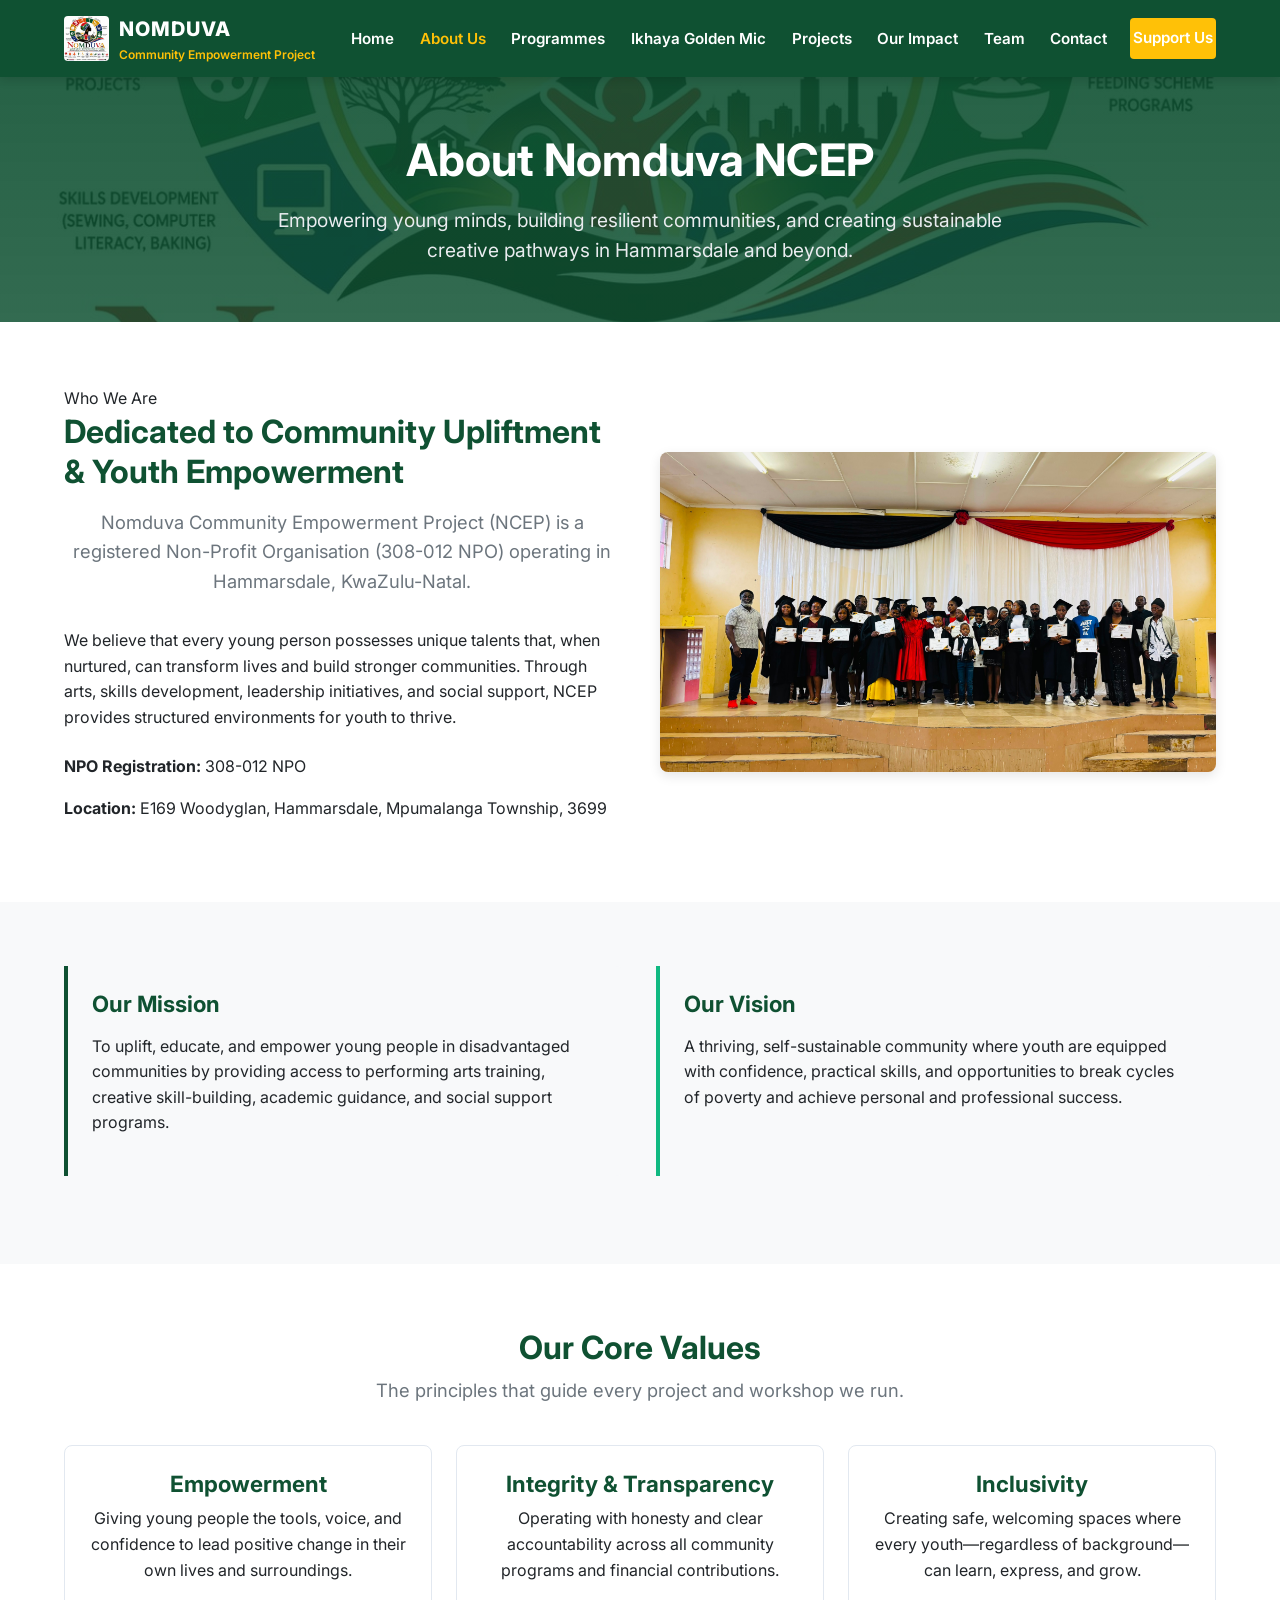
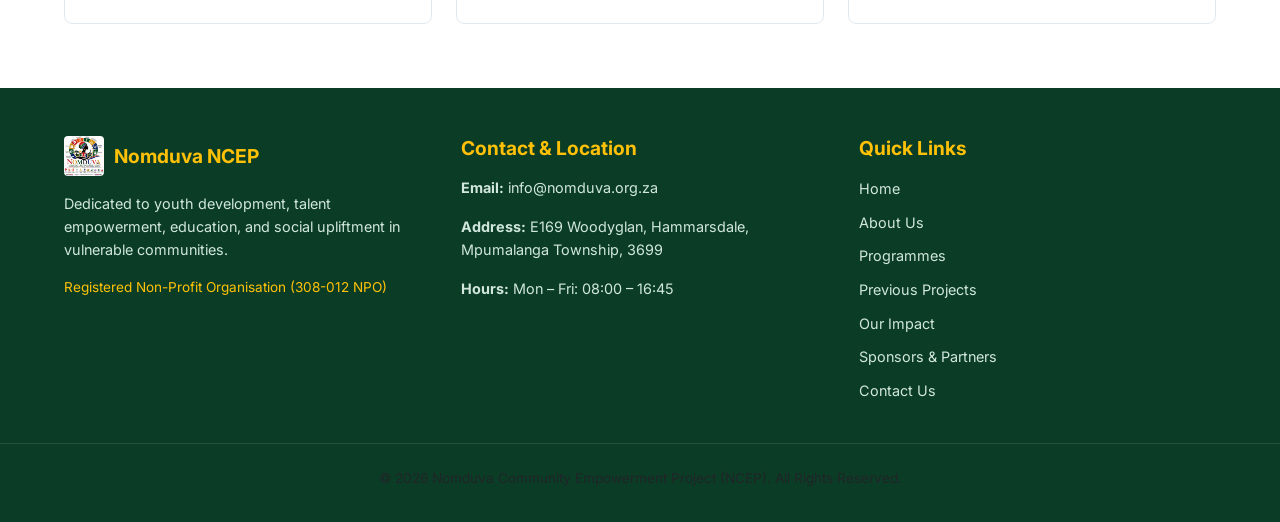
<file: about.html>
<!DOCTYPE html>
<html lang="en">
<head>
    <meta charset="UTF-8">
    <meta name="viewport" content="width=device-width, initial-scale=1.0">
    <meta name="description" content="About Us - Nomduva Community Empowerment Project (NCEP). Learn about our mission, vision, history, and dedication to youth development in Hammarsdale.">
    <title>About Us | Nomduva Community Empowerment Project</title>
    
    <!-- Google Fonts -->
    <link rel="preconnect" href="https://fonts.googleapis.com">
    <link rel="preconnect" href="https://fonts.gstatic.com" crossorigin>
    <link href="https://fonts.googleapis.com/css2?family=Inter:wght@300;400;600;700;800&display=swap" rel="stylesheet">
    
    <!-- Custom Stylesheet -->
    <link rel="stylesheet" href="styles.css">
    
    <style>
        .about-hero-img {
            width: 100%;
            height: 320px;
            object-fit: cover;
            border-radius: 8px;
            box-shadow: 0 4px 12px rgba(0, 0, 0, 0.1);
        }
        .mission-vision-box {
            background: var(--bg-light, #f8fafc);
            border-left: 4px solid var(--primary-color, #0066cc);
            padding: 1.5rem;
            border-radius: 0 8px 8px 0;
            margin-bottom: 1.5rem;
        }
        .value-card {
            background: #ffffff;
            padding: 1.5rem;
            border-radius: 8px;
            border: 1px solid #e2e8f0;
            text-align: center;
        }
        .value-card h3 {
            color: var(--primary-color, #0066cc);
            margin-bottom: 0.5rem;
        }
    </style>
</head>
<body class="main-site">

    <!-- Header / Navigation -->
    <header class="site-header">
        <div class="container nav-container">
            <a href="index.html" class="logo" style="display: flex; align-items: center; gap: 10px;">
                <img src="IMG-20260426-WA0001.jpg" alt="Nomduva NCEP Logo" style="height: 45px; width: auto; border-radius: 4px;">
                <div style="display: flex; flex-direction: column;">
                    <span class="brand-name">NOMDUVA</span>
                    <span class="brand-sub">Community Empowerment Project</span>
                </div>
            </a>
            
            <nav class="main-nav">
                <ul>
                    <li><a href="index.html">Home</a></li>
                    <li><a href="about.html" class="active">About Us</a></li>
                    <li><a href="programmes.html">Programmes</a></li>
                    <li><a href="ikhaya.html">Ikhaya Golden Mic</a></li>
                    <li><a href="projects.html">Projects</a></li>
                    <li><a href="impact.html">Our Impact</a></li>
                    <li><a href="team.html">Team</a></li>
                    <li><a href="contact.html">Contact</a></li>
                    <li><a href="sponsors.html" class="btn-highlight">Support Us</a></li>
                </ul>
            </nav>
        </div>
    </header>

    <!-- Subpage Hero Section -->
    <section class="hero hero-subpage">
        <div class="container hero-content">
            <h1>About Nomduva NCEP</h1>
            <p>Empowering young minds, building resilient communities, and creating sustainable creative pathways in Hammarsdale and beyond.</p>
        </div>
    </section>

    <!-- Main About Section -->
    <section class="about-section">
        <div class="container">
            <div class="grid-2" style="align-items: center; gap: 2.5rem;">
                
                <div>
                    <span class="badge">Who We Are</span>
                    <h2>Dedicated to Community Upliftment & Youth Empowerment</h2>
                    <p class="section-lead">Nomduva Community Empowerment Project (NCEP) is a registered Non-Profit Organisation (308-012 NPO) operating in Hammarsdale, KwaZulu-Natal.</p>
                    <p>We believe that every young person possesses unique talents that, when nurtured, can transform lives and build stronger communities. Through arts, skills development, leadership initiatives, and social support, NCEP provides structured environments for youth to thrive.</p>
                    
                    <div style="margin-top: 1.5rem;">
                        <p><strong>NPO Registration:</strong> 308-012 NPO</p>
                        <p><strong>Location:</strong> E169 Woodyglan, Hammarsdale, Mpumalanga Township, 3699</p>
                    </div>
                </div>

                <div>
                    <img src="IMG-20260724-WA0005.jpg" alt="Nomduva NCEP Community Work" class="about-hero-img">
                </div>

            </div>
        </div>
    </section>

    <!-- Mission & Vision -->
    <section class="pillars-section bg-light">
        <div class="container">
            <div class="grid-2" style="gap: 2rem;">
                
                <div class="mission-vision-box">
                    <h3>Our Mission</h3>
                    <p>To uplift, educate, and empower young people in disadvantaged communities by providing access to performing arts training, creative skill-building, academic guidance, and social support programs.</p>
                </div>

                <div class="mission-vision-box" style="border-left-color: var(--secondary-color, #10b981);">
                    <h3>Our Vision</h3>
                    <p>A thriving, self-sustainable community where youth are equipped with confidence, practical skills, and opportunities to break cycles of poverty and achieve personal and professional success.</p>
                </div>

            </div>
        </div>
    </section>

    <!-- Core Values -->
    <section class="about-section">
        <div class="container">
            <h2 style="text-align: center; margin-bottom: 0.5rem;">Our Core Values</h2>
            <p class="section-lead" style="text-align: center; margin-bottom: 2.5rem;">The principles that guide every project and workshop we run.</p>

            <div class="grid-3" style="gap: 1.5rem;">
                
                <div class="value-card">
                    <h3>Empowerment</h3>
                    <p>Giving young people the tools, voice, and confidence to lead positive change in their own lives and surroundings.</p>
                </div>

                <div class="value-card">
                    <h3>Integrity & Transparency</h3>
                    <p>Operating with honesty and clear accountability across all community programs and financial contributions.</p>
                </div>

                <div class="value-card">
                    <h3>Inclusivity</h3>
                    <p>Creating safe, welcoming spaces where every youth—regardless of background—can learn, express, and grow.</p>
                </div>

            </div>
        </div>
    </section>

    <!-- Footer -->
    <footer class="site-footer">
        <div class="container footer-grid">
            <div class="footer-col">
                <div style="display: flex; align-items: center; gap: 10px; margin-bottom: 1rem;">
                    <img src="IMG-20260426-WA0001.jpg" alt="Nomduva Logo" style="height: 40px; width: auto; border-radius: 4px;">
                    <h3 style="margin: 0;">Nomduva NCEP</h3>
                </div>
                <p>Dedicated to youth development, talent empowerment, education, and social upliftment in vulnerable communities.</p>
                <p style="margin-top: 0.8rem; font-size: 0.85rem; color: var(--accent-color, #f59e0b);">Registered Non-Profit Organisation (308-012 NPO)</p>
            </div>
            
            <div class="footer-col">
                <h3>Contact & Location</h3>
                <p><strong>Email:</strong> info@nomduva.org.za</p>
                <p><strong>Address:</strong> E169 Woodyglan, Hammarsdale, Mpumalanga Township, 3699</p>
                <p><strong>Hours:</strong> Mon – Fri: 08:00 – 16:45</p>
            </div>

            <div class="footer-col">
                <h3>Quick Links</h3>
                <ul>
                    <li><a href="index.html">Home</a></li>
                    <li><a href="about.html">About Us</a></li>
                    <li><a href="programmes.html">Programmes</a></li>
                    <li><a href="projects.html">Previous Projects</a></li>
                    <li><a href="impact.html">Our Impact</a></li>
                    <li><a href="sponsors.html">Sponsors & Partners</a></li>
                    <li><a href="contact.html">Contact Us</a></li>
                </ul>
            </div>
        </div>

        <div class="footer-bottom">
            <div class="container">
                <p>&copy; 2026 Nomduva Community Empowerment Project (NCEP). All Rights Reserved.</p>
            </div>
        </div>
    </footer>

    <script src="script.js"></script>
</body>
                          </html>
</file>
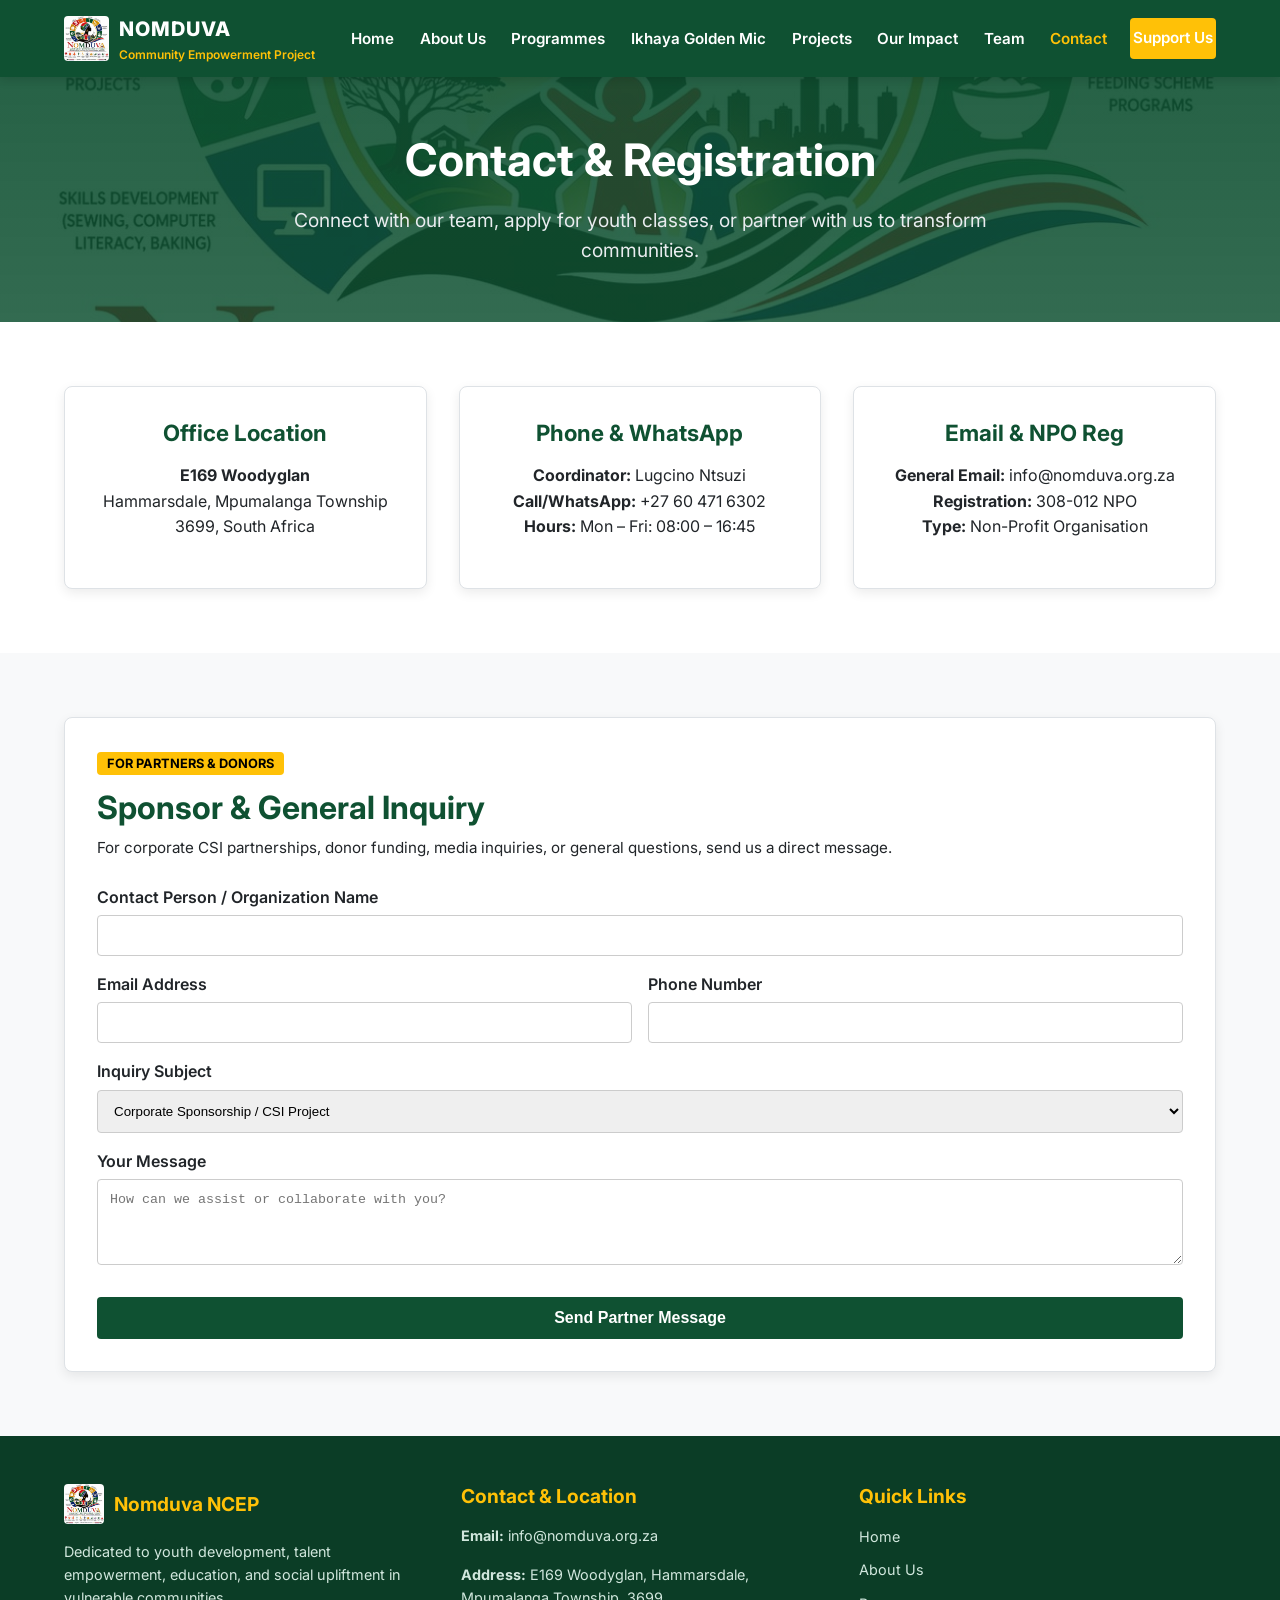
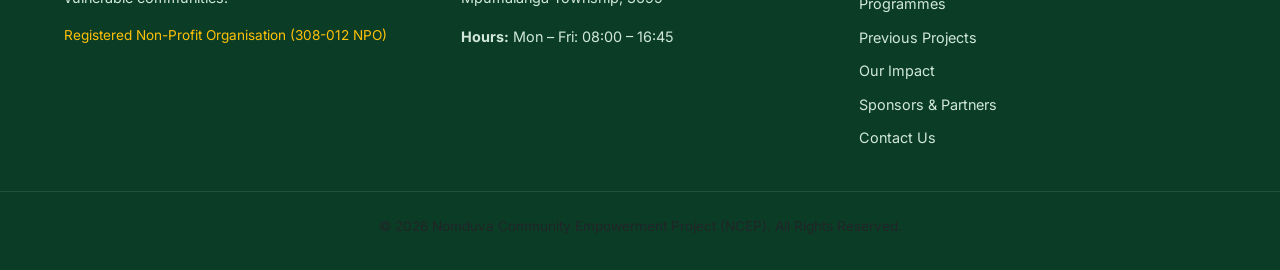
<file: contact.html>
<!DOCTYPE html>
<html lang="en">
<head>
    <meta charset="UTF-8">
    <meta name="viewport" content="width=device-width, initial-scale=1.0">
    <meta name="description" content="Get in touch with Nomduva Community Empowerment Project (NCEP). Register for youth programmes or send a sponsorship/partnership inquiry.">
    <title>Contact Us & Registration | Nomduva Community Empowerment Project</title>
    
    <!-- Google Fonts -->
    <link rel="preconnect" href="https://fonts.googleapis.com">
    <link rel="preconnect" href="https://fonts.gstatic.com" crossorigin>
    <link href="https://fonts.googleapis.com/css2?family=Inter:wght@300;400;600;700;800&display=swap" rel="stylesheet">
    
    <!-- Custom Stylesheet -->
    <link rel="stylesheet" href="styles.css">
</head>
<body class="main-site">

    <!-- Header / Navigation -->
    <header class="site-header">
        <div class="container nav-container">
            <a href="index.html" class="logo" style="display: flex; align-items: center; gap: 10px;">
                <img src="IMG-20260426-WA0001.jpg" alt="Nomduva NCEP Logo" style="height: 45px; width: auto; border-radius: 4px;">
                <div style="display: flex; flex-direction: column;">
                    <span class="brand-name">NOMDUVA</span>
                    <span class="brand-sub">Community Empowerment Project</span>
                </div>
            </a>
            
            <nav class="main-nav">
                <ul>
                    <li><a href="index.html">Home</a></li>
                    <li><a href="about.html">About Us</a></li>
                    <li><a href="programmes.html">Programmes</a></li>
                    <li><a href="ikhaya.html">Ikhaya Golden Mic</a></li>
                    <li><a href="projects.html">Projects</a></li>
                    <li><a href="impact.html">Our Impact</a></li>
                    <li><a href="team.html">Team</a></li>
                    <li><a href="contact.html" class="active">Contact</a></li>
                    <li><a href="sponsors.html" class="btn-highlight">Support Us</a></li>
                </ul>
            </nav>
        </div>
    </header>

    <!-- Subpage Hero Section -->
    <section class="hero hero-subpage">
        <div class="container hero-content">
            <h1>Contact & Registration</h1>
            <p>Connect with our team, apply for youth classes, or partner with us to transform communities.</p>
        </div>
    </section>

    <!-- Quick Info Cards -->
    <section class="about-section">
        <div class="container">
            <div class="grid-3">
                <div class="card text-center">
                    <h3> Office Location</h3>
                    <p><strong>E169 Woodyglan</strong><br>Hammarsdale, Mpumalanga Township<br>3699, South Africa</p>
                </div>
                <div class="card text-center">
                    <h3> Phone & WhatsApp</h3>
                    <p><strong>Coordinator:</strong> Lugcino Ntsuzi<br><strong>Call/WhatsApp:</strong> +27 60 471 6302<br><strong>Hours:</strong> Mon – Fri: 08:00 – 16:45</p>
                </div>
                <div class="card text-center">
                    <h3> Email & NPO Reg</h3>
                    <p><strong>General Email:</strong> info@nomduva.org.za<br><strong>Registration:</strong> 308-012 NPO<br><strong>Type:</strong> Non-Profit Organisation</p>
                </div>
            </div>
        </div>
    </section>

    <!-- Dual Forms Section -->
    <section class="pillars-section bg-light">
        <div class="container">
            <div class="grid-2" style="align-items: start; gap: 2rem;">
            
                </div>

                <!-- Form 2: Sponsor / Partner / General Inquiry -->
                <div class="card" style="background: #ffffff; padding: 2rem;">
                    <span style="background: #ffc107; color: #000; font-size: 0.8rem; font-weight: 700; padding: 4px 10px; border-radius: 4px; text-transform: uppercase;">For Partners & Donors</span>
                    <h2 style="margin-top: 0.8rem; margin-bottom: 0.5rem;">Sponsor & General Inquiry</h2>
                    <p style="font-size: 0.95rem; margin-bottom: 1.5rem;">For corporate CSI partnerships, donor funding, media inquiries, or general questions, send us a direct message.</p>

                    <form action="mailto:info@nomduva.org.za" method="post" enctype="text/plain">
                        <div style="margin-bottom: 1rem;">
                            <label style="display: block; font-weight: 600; margin-bottom: 0.3rem;">Contact Person / Organization Name</label>
                            <input type="text" name="Contact_Name" required style="width: 100%; padding: 0.75rem; border: 1px solid #ccc; border-radius: 4px;">
                        </div>

                        <div style="display: grid; grid-template-columns: 1fr 1fr; gap: 1rem; margin-bottom: 1rem;">
                            <div>
                                <label style="display: block; font-weight: 600; margin-bottom: 0.3rem;">Email Address</label>
                                <input type="email" name="Contact_Email" required style="width: 100%; padding: 0.75rem; border: 1px solid #ccc; border-radius: 4px;">
                            </div>
                            <div>
                                <label style="display: block; font-weight: 600; margin-bottom: 0.3rem;">Phone Number</label>
                                <input type="tel" name="Contact_Phone" required style="width: 100%; padding: 0.75rem; border: 1px solid #ccc; border-radius: 4px;">
                            </div>
                        </div>

                        <div style="margin-bottom: 1rem;">
                            <label style="display: block; font-weight: 600; margin-bottom: 0.3rem;">Inquiry Subject</label>
                            <select name="Inquiry_Subject" style="width: 100%; padding: 0.75rem; border: 1px solid #ccc; border-radius: 4px;">
                                <option value="Sponsorship & CSI">Corporate Sponsorship / CSI Project</option>
                                <option value="Equipment Donation">Equipment / In-Kind Donation</option>
                                <option value="Media & Press">Media, Press & Interview Request</option>
                                <option value="Volunteering">Volunteer / Facilitator Interest</option>
                                <option value="General Question">General Inquiry</option>
                            </select>
                        </div>

                        <div style="margin-bottom: 1.5rem;">
                            <label style="display: block; font-weight: 600; margin-bottom: 0.3rem;">Your Message</label>
                            <textarea name="Inquiry_Message" rows="4" placeholder="How can we assist or collaborate with you?" style="width: 100%; padding: 0.75rem; border: 1px solid #ccc; border-radius: 4px;"></textarea>
                        </div>

                        <button type="submit" class="btn-primary" style="width: 100%; border: none; font-size: 1rem; cursor: pointer;">Send Partner Message</button>
                    </form>
                </div>

            </div>
        </div>
    </section>

    <!-- Footer -->
    <footer class="site-footer">
        <div class="container footer-grid">
            <div class="footer-col">
                <div style="display: flex; align-items: center; gap: 10px; margin-bottom: 1rem;">
                    <img src="IMG-20260426-WA0001.jpg" alt="Nomduva Logo" style="height: 40px; width: auto; border-radius: 4px;">
                    <h3 style="margin: 0;">Nomduva NCEP</h3>
                </div>
                <p>Dedicated to youth development, talent empowerment, education, and social upliftment in vulnerable communities.</p>
                <p style="margin-top: 0.8rem; font-size: 0.85rem; color: #ffc107;">Registered Non-Profit Organisation (308-012 NPO)</p>
            </div>
            
            <div class="footer-col">
                <h3>Contact & Location</h3>
                <p><strong>Email:</strong> info@nomduva.org.za</p>
                <p><strong>Address:</strong> E169 Woodyglan, Hammarsdale, Mpumalanga Township, 3699</p>
                <p><strong>Hours:</strong> Mon – Fri: 08:00 – 16:45</p>
            </div>

            <div class="footer-col">
                <h3>Quick Links</h3>
                <ul>
                    <li><a href="index.html">Home</a></li>
                    <li><a href="about.html">About Us</a></li>
                    <li><a href="programmes.html">Programmes</a></li>
                    <li><a href="projects.html">Previous Projects</a></li>
                    <li><a href="impact.html">Our Impact</a></li>
                    <li><a href="sponsors.html">Sponsors & Partners</a></li>
                    <li><a href="contact.html">Contact Us</a></li>
                </ul>
            </div>
        </div>

        <div class="footer-bottom">
            <div class="container">
                <p>&copy; 2026 Nomduva Community Empowerment Project (NCEP). All Rights Reserved.</p>
            </div>
        </div>
    </footer>

    <script src="script.js"></script>
</body>
  </html>
</file>
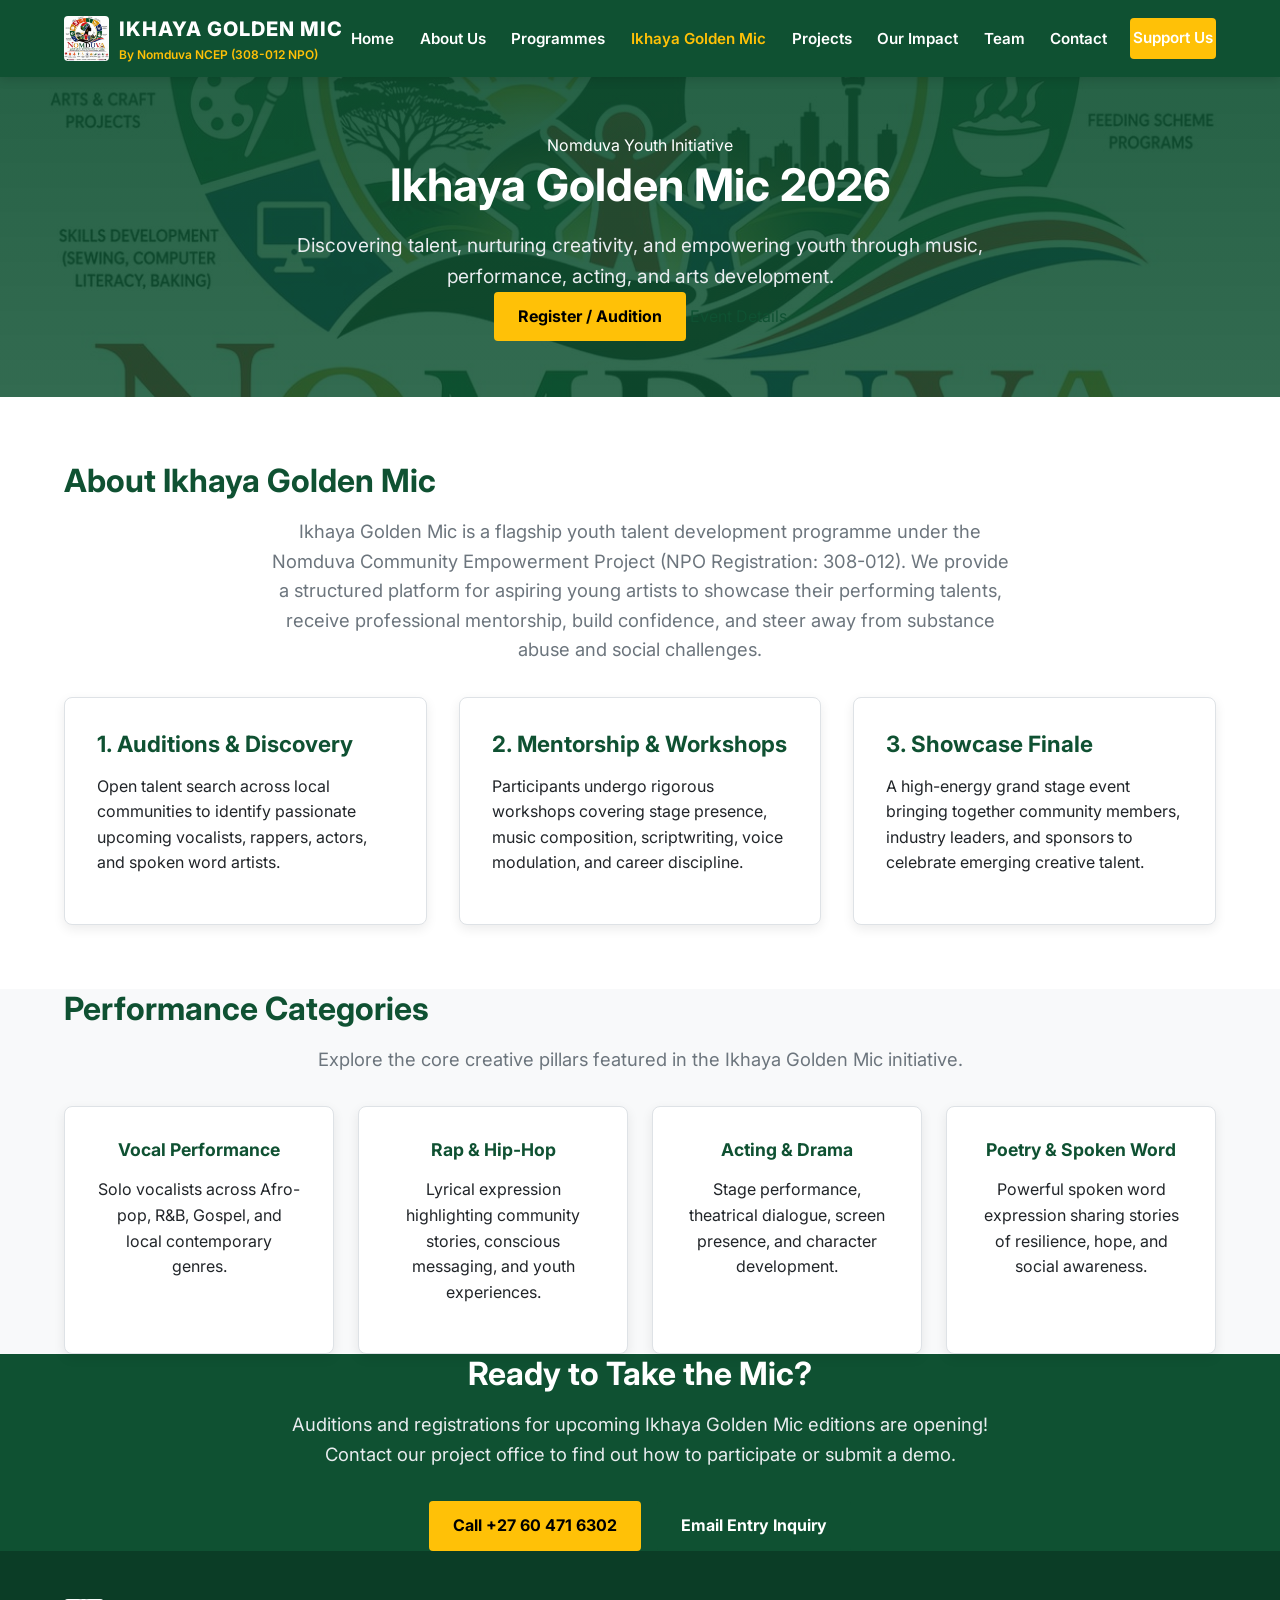
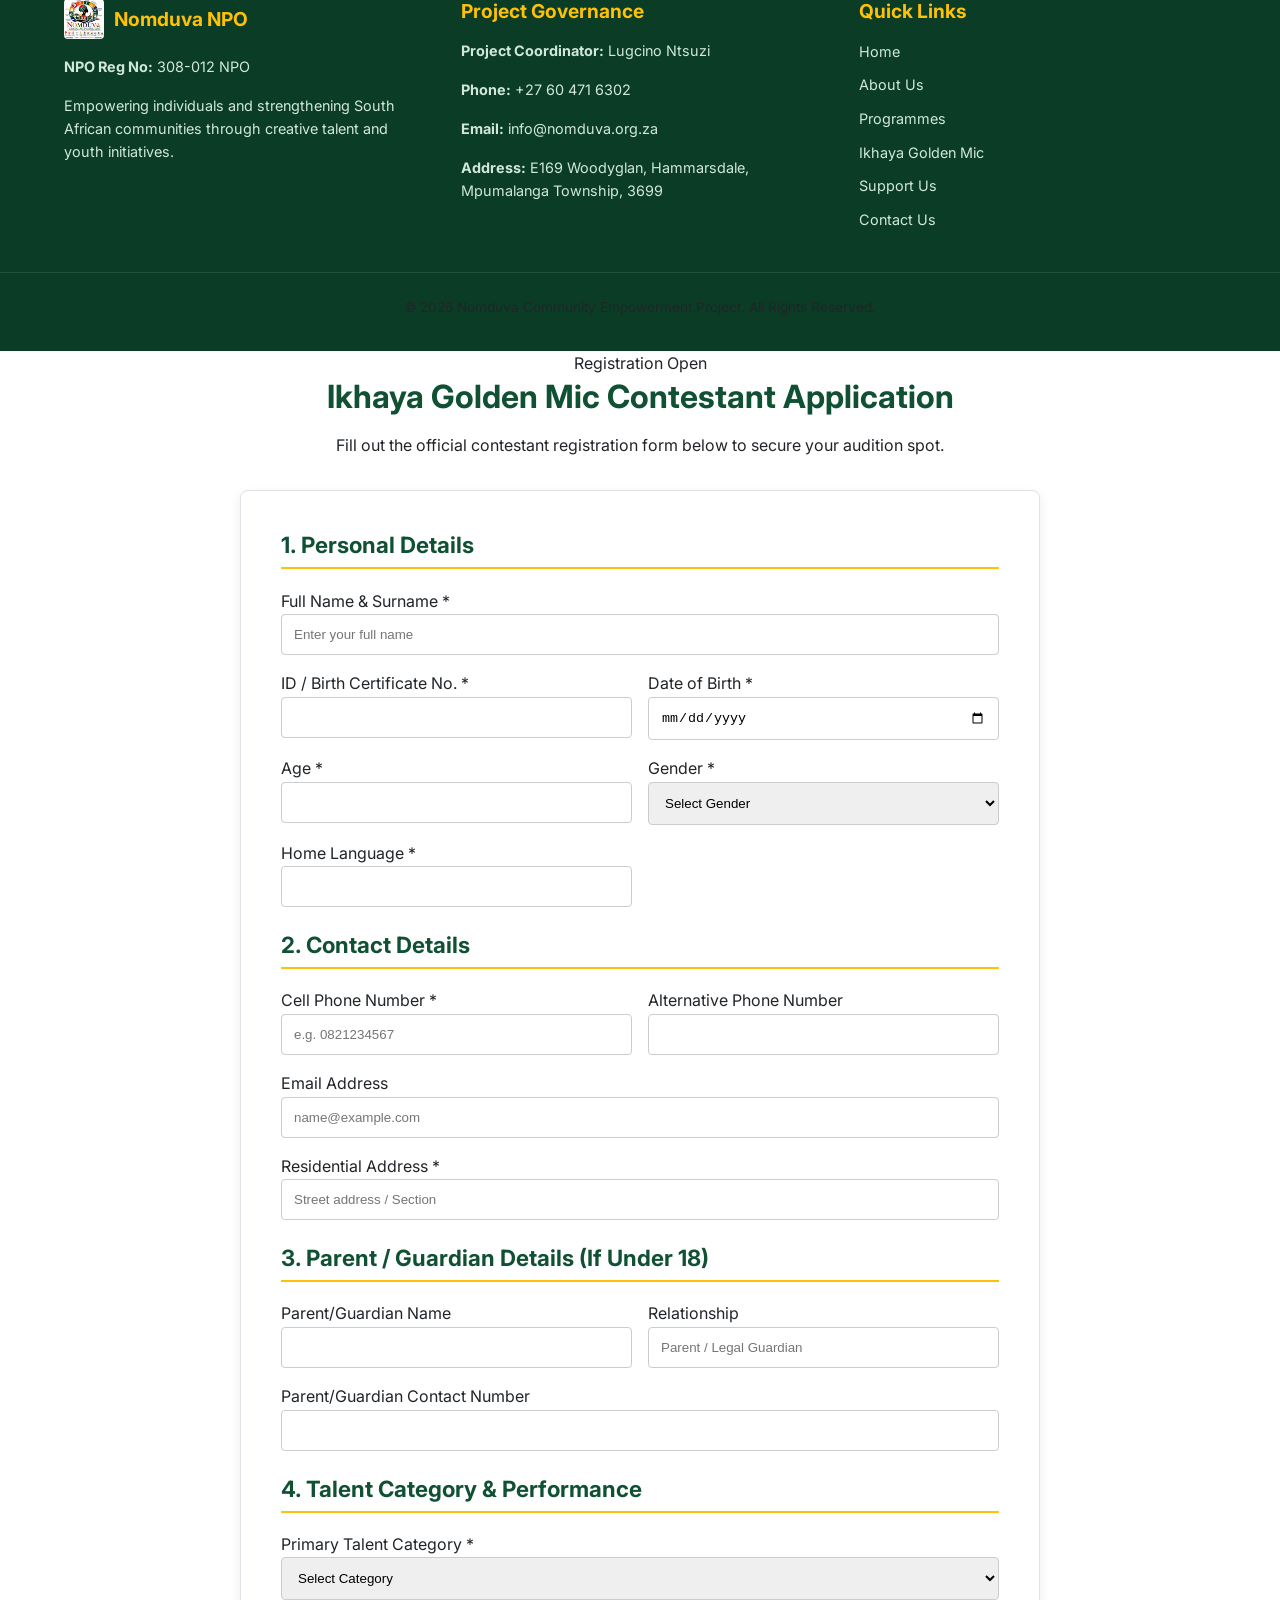
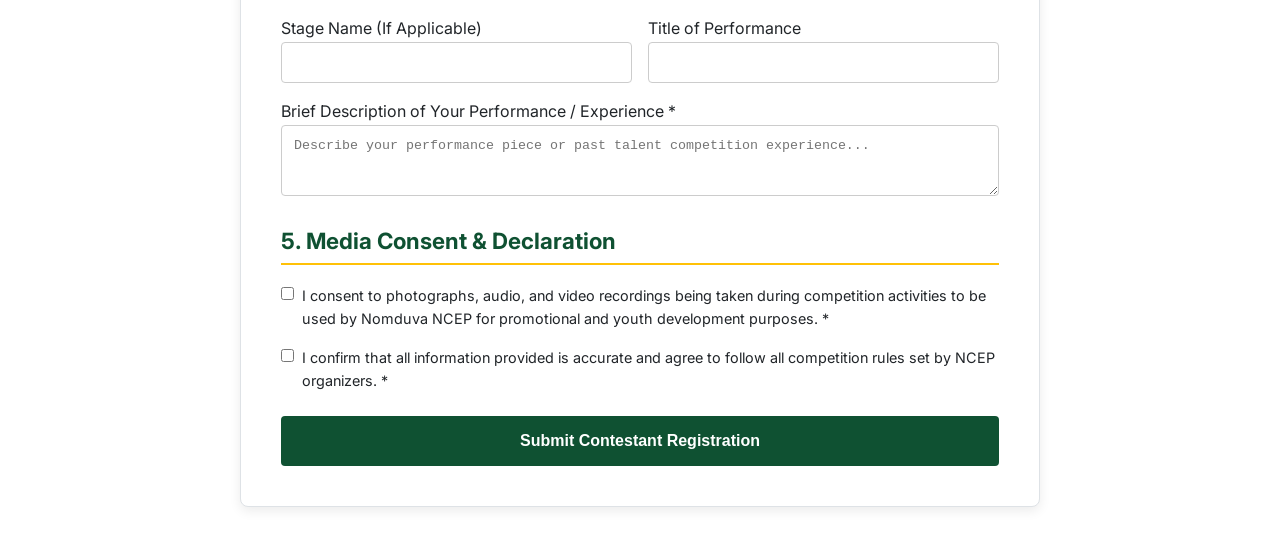
<file: ikhaya.html>
<!DOCTYPE html>
<html lang="en">
<head>
    <meta charset="UTF-8">
    <meta name="viewport" content="width=device-width, initial-scale=1.0">
    <meta name="description" content="Ikhaya Golden Mic 2026 - Premier Youth Talent & Empowerment Platform by Nomduva Community Empowerment Project (NPO 308-012).">
    <title>Ikhaya Golden Mic 2026 | Nomduva Community Empowerment Project</title>
    
    <!-- Google Fonts & Icons -->
    <link rel="preconnect" href="https://fonts.googleapis.com">
    <link rel="preconnect" href="https://fonts.gstatic.com" crossorigin>
    <link href="https://fonts.googleapis.com/css2?family=Inter:wght@300;400;600;700;800&display=swap" rel="stylesheet">
    
    <!-- Custom Stylesheet -->
    <link rel="stylesheet" href="styles.css">
</head>
<body class="ikhaya-site">

    <!-- Header / Navigation -->
    <header class="site-header">
        <div class="container nav-container">
            <a href="index.html" class="logo" style="display: flex; align-items: center; gap: 10px;">
                <img src="IMG-20260426-WA0001.jpg" alt="Nomduva NCEP Logo" style="height: 45px; width: auto; border-radius: 4px;">
                <div style="display: flex; flex-direction: column;">
                    <span class="brand-name">IKHAYA GOLDEN MIC</span>
                    <span class="brand-sub">By Nomduva NCEP (308-012 NPO)</span>
                </div>
            </a>
            
            <nav class="main-nav">
                <ul>
                    <li><a href="index.html">Home</a></li>
                    <li><a href="about.html">About Us</a></li>
                    <li><a href="programmes.html">Programmes</a></li>
                    <li><a href="ikhaya.html" class="active">Ikhaya Golden Mic</a></li>
                    <li><a href="projects.html">Projects</a></li>
                    <li><a href="impact.html">Our Impact</a></li>
                    <li><a href="team.html">Team</a></li>
                    <li><a href="contact.html">Contact</a></li>
                    <li><a href="sponsors.html" class="btn-highlight">Support Us</a></li>
                </ul>
            </nav>
        </div>
    </header>

    <!-- Subpage Hero Section -->
    <section class="hero hero-subpage">
        <div class="container hero-content">
            <span class="badge">Nomduva Youth Initiative</span>
            <h1>Ikhaya Golden Mic 2026</h1>
            <p>Discovering talent, nurturing creativity, and empowering youth through music, performance, acting, and arts development.</p>
            <div class="hero-buttons">
                <a href="#register" class="btn-highlight">Register / Audition</a>
                <a href="#about-event" class="btn-secondary">Event Details</a>
            </div>
        </div>
    </section>

    <!-- Project Overview -->
    <section id="about-event" class="about-section">
        <div class="container">
            <h2>About Ikhaya Golden Mic</h2>
            <p class="section-lead">
                Ikhaya Golden Mic is a flagship youth talent development programme under the Nomduva Community Empowerment Project (NPO Registration: 308-012). 
                We provide a structured platform for aspiring young artists to showcase their performing talents, receive professional mentorship, build confidence, and steer away from substance abuse and social challenges.
            </p>
            
            <div class="grid-3">
                <div class="card">
                    <h3>1. Auditions & Discovery</h3>
                    <p>Open talent search across local communities to identify passionate upcoming vocalists, rappers, actors, and spoken word artists.</p>
                </div>
                <div class="card">
                    <h3>2. Mentorship & Workshops</h3>
                    <p>Participants undergo rigorous workshops covering stage presence, music composition, scriptwriting, voice modulation, and career discipline.</p>
                </div>
                <div class="card">
                    <h3>3. Showcase Finale</h3>
                    <p>A high-energy grand stage event bringing together community members, industry leaders, and sponsors to celebrate emerging creative talent.</p>
                </div>
            </div>
        </div>
    </section>

    <!-- Performance Categories -->
    <section class="programs-section bg-light">
        <div class="container">
            <h2>Performance Categories</h2>
            <p class="section-lead">Explore the core creative pillars featured in the Ikhaya Golden Mic initiative.</p>
            <div class="grid-4">
                <div class="program-card text-center">
                    <h4>Vocal Performance</h4>
                    <p>Solo vocalists across Afro-pop, R&B, Gospel, and local contemporary genres.</p>
                </div>
                <div class="program-card text-center">
                    <h4>Rap & Hip-Hop</h4>
                    <p>Lyrical expression highlighting community stories, conscious messaging, and youth experiences.</p>
                </div>
                <div class="program-card text-center">
                    <h4>Acting & Drama</h4>
                    <p>Stage performance, theatrical dialogue, screen presence, and character development.</p>
                </div>
                <div class="program-card text-center">
                    <h4>Poetry & Spoken Word</h4>
                    <p>Powerful spoken word expression sharing stories of resilience, hope, and social awareness.</p>
                </div>
            </div>
        </div>
    </section>

    <!-- Registration / Audition CTA Section -->
    <section id="register" class="cta-section">
        <div class="container cta-content text-center">
            <h2>Ready to Take the Mic?</h2>
            <p class="section-lead">Auditions and registrations for upcoming Ikhaya Golden Mic editions are opening! Contact our project office to find out how to participate or submit a demo.</p>
            <div class="cta-actions" style="display: flex; justify-content: center; gap: 1rem; flex-wrap: wrap; margin-top: 1.5rem;">
                <a href="tel:+27604716302" class="btn-highlight">Call +27 60 471 6302</a>
                <a href="mailto:info@nomduva.org.za" class="btn-primary">Email Entry Inquiry</a>
            </div>
        </div>
    </section>

    <!-- Contact & Footer -->
    <footer id="contact" class="site-footer">
        <div class="container footer-grid">
            <div class="footer-col">
                <div style="display: flex; align-items: center; gap: 10px; margin-bottom: 1rem;">
                    <img src="IMG-20260426-WA0001.jpg" alt="Nomduva Logo" style="height: 40px; width: auto; border-radius: 4px;">
                    <h3 style="margin: 0;">Nomduva NPO</h3>
                </div>
                <p><strong>NPO Reg No:</strong> 308-012 NPO</p>
                <p>Empowering individuals and strengthening South African communities through creative talent and youth initiatives.</p>
            </div>
            
            <div class="footer-col">
                <h3>Project Governance</h3>
                <p><strong>Project Coordinator:</strong> Lugcino Ntsuzi</p>
                <p><strong>Phone:</strong> +27 60 471 6302</p>
                <p><strong>Email:</strong> info@nomduva.org.za</p>
                <p><strong>Address:</strong> E169 Woodyglan, Hammarsdale, Mpumalanga Township, 3699</p>
            </div>

            <div class="footer-col">
                <h3>Quick Links</h3>
                <ul>
                    <li><a href="index.html">Home</a></li>
                    <li><a href="about.html">About Us</a></li>
                    <li><a href="programmes.html">Programmes</a></li>
                    <li><a href="ikhaya.html">Ikhaya Golden Mic</a></li>
                    <li><a href="sponsors.html">Support Us</a></li>
                    <li><a href="contact.html">Contact Us</a></li>
                </ul>
            </div>
        </div>

        <div class="footer-bottom">
            <div class="container">
                <p>&copy; 2026 Nomduva Community Empowerment Project. All Rights Reserved.</p>
            </div>
        </div>
    </footer>

    <script src="script.js"></script>
</body>
                        </html>
                
<section class="registration-section section-padding">
    <div class="container">
        <div class="section-title text-center">
            <span class="badge">Registration Open</span>
            <h2>Ikhaya Golden Mic Contestant Application</h2>
            <p>Fill out the official contestant registration form below to secure your audition spot.</p>
        </div>

        <div class="card form-card" style="max-width: 800px; margin: 2rem auto; padding: 2.5rem;">
            <form id="ikhaya-registration-form" action="mailto:info@nomduva.org.za" method="post" enctype="text/plain">
                
                <!-- 1. Personal Information -->
                <h3 style="color: var(--primary-color); border-bottom: 2px solid var(--accent-color); padding-bottom: 0.5rem; margin-bottom: 1.2rem;">1. Personal Details</h3>
                
                <div class="form-group" style="margin-bottom: 1rem;">
                    <label for="fullName">Full Name & Surname *</label>
                    <input type="text" id="fullName" name="Full Name" class="form-control" placeholder="Enter your full name" required style="width: 100%; padding: 0.75rem; border: 1px solid #ccc; border-radius: 4px;">
                </div>

                <div class="grid-2" style="gap: 1rem; margin-bottom: 1rem;">
                    <div class="form-group">
                        <label for="idNumber">ID / Birth Certificate No. *</label>
                        <input type="text" id="idNumber" name="ID or Birth Cert Number" class="form-control" required style="width: 100%; padding: 0.75rem; border: 1px solid #ccc; border-radius: 4px;">
                    </div>
                    <div class="form-group">
                        <label for="dob">Date of Birth *</label>
                        <input type="date" id="dob" name="Date of Birth" class="form-control" required style="width: 100%; padding: 0.75rem; border: 1px solid #ccc; border-radius: 4px;">
                    </div>
                </div>

                <div class="grid-3" style="gap: 1rem; margin-bottom: 1.5rem;">
                    <div class="form-group">
                        <label for="age">Age *</label>
                        <input type="number" id="age" name="Age" min="5" max="100" class="form-control" required style="width: 100%; padding: 0.75rem; border: 1px solid #ccc; border-radius: 4px;">
                    </div>
                    <div class="form-group">
                        <label for="gender">Gender *</label>
                        <select id="gender" name="Gender" class="form-control" required style="width: 100%; padding: 0.75rem; border: 1px solid #ccc; border-radius: 4px;">
                            <option value="">Select Gender</option>
                            <option value="Female">Female</option>
                            <option value="Male">Male</option>
                            <option value="Other">Other</option>
                        </select>
                    </div>
                    <div class="form-group">
                        <label for="language">Home Language *</label>
                        <input type="text" id="language" name="Home Language" class="form-control" required style="width: 100%; padding: 0.75rem; border: 1px solid #ccc; border-radius: 4px;">
                    </div>
                </div>

                <!-- 2. Contact Information -->
                <h3 style="color: var(--primary-color); border-bottom: 2px solid var(--accent-color); padding-bottom: 0.5rem; margin-bottom: 1.2rem;">2. Contact Details</h3>
                
                <div class="grid-2" style="gap: 1rem; margin-bottom: 1rem;">
                    <div class="form-group">
                        <label for="phone">Cell Phone Number *</label>
                        <input type="tel" id="phone" name="Cell Phone" class="form-control" placeholder="e.g. 0821234567" required style="width: 100%; padding: 0.75rem; border: 1px solid #ccc; border-radius: 4px;">
                    </div>
                    <div class="form-group">
                        <label for="altPhone">Alternative Phone Number</label>
                        <input type="tel" id="altPhone" name="Alt Phone" class="form-control" style="width: 100%; padding: 0.75rem; border: 1px solid #ccc; border-radius: 4px;">
                    </div>
                </div>

                <div class="form-group" style="margin-bottom: 1rem;">
                    <label for="email">Email Address</label>
                    <input type="email" id="email" name="Email" class="form-control" placeholder="name@example.com" style="width: 100%; padding: 0.75rem; border: 1px solid #ccc; border-radius: 4px;">
                </div>

                <div class="form-group" style="margin-bottom: 1.5rem;">
                    <label for="address">Residential Address *</label>
                    <input type="text" id="address" name="Address" placeholder="Street address / Section" required style="width: 100%; padding: 0.75rem; border: 1px solid #ccc; border-radius: 4px;">
                </div>

                <!-- 3. Parent / Guardian (Under 18) -->
                <h3 style="color: var(--primary-color); border-bottom: 2px solid var(--accent-color); padding-bottom: 0.5rem; margin-bottom: 1.2rem;">3. Parent / Guardian Details (If Under 18)</h3>
                
                <div class="grid-2" style="gap: 1rem; margin-bottom: 1rem;">
                    <div class="form-group">
                        <label for="guardianName">Parent/Guardian Name</label>
                        <input type="text" id="guardianName" name="Guardian Name" class="form-control" style="width: 100%; padding: 0.75rem; border: 1px solid #ccc; border-radius: 4px;">
                    </div>
                    <div class="form-group">
                        <label for="guardianRelation">Relationship</label>
                        <input type="text" id="guardianRelation" name="Guardian Relationship" placeholder="Parent / Legal Guardian" class="form-control" style="width: 100%; padding: 0.75rem; border: 1px solid #ccc; border-radius: 4px;">
                    </div>
                </div>

                <div class="form-group" style="margin-bottom: 1.5rem;">
                    <label for="guardianPhone">Parent/Guardian Contact Number</label>
                    <input type="tel" id="guardianPhone" name="Guardian Phone" class="form-control" style="width: 100%; padding: 0.75rem; border: 1px solid #ccc; border-radius: 4px;">
                </div>

                <!-- 4. Talent Selection -->
                <h3 style="color: var(--primary-color); border-bottom: 2px solid var(--accent-color); padding-bottom: 0.5rem; margin-bottom: 1.2rem;">4. Talent Category & Performance</h3>
                
                <div class="form-group" style="margin-bottom: 1rem;">
                    <label for="category">Primary Talent Category *</label>
                    <select id="category" name="Talent Category" class="form-control" required style="width: 100%; padding: 0.75rem; border: 1px solid #ccc; border-radius: 4px;">
                        <option value="">Select Category</option>
                        <option value="Singing">Singing</option>
                        <option value="Poetry">Poetry / Spoken Word</option>
                        <option value="Acting">Acting / Drama</option>
                        <option value="Public Speaking">Public Speaking</option>
                        <option value="Comedy">Comedy</option>
                        <option value="Rap/Hip-Hop">Rap / Hip-Hop</option>
                        <option value="Dance">Dance</option>
                        <option value="Other">Other</option>
                    </select>
                </div>

                <div class="grid-2" style="gap: 1rem; margin-bottom: 1rem;">
                    <div class="form-group">
                        <label for="stageName">Stage Name (If Applicable)</label>
                        <input type="text" id="stageName" name="Stage Name" class="form-control" style="width: 100%; padding: 0.75rem; border: 1px solid #ccc; border-radius: 4px;">
                    </div>
                    <div class="form-group">
                        <label for="performanceTitle">Title of Performance</label>
                        <input type="text" id="performanceTitle" name="Performance Title" class="form-control" style="width: 100%; padding: 0.75rem; border: 1px solid #ccc; border-radius: 4px;">
                    </div>
                </div>

                <div class="form-group" style="margin-bottom: 1.5rem;">
                    <label for="talentDescription">Brief Description of Your Performance / Experience *</label>
                    <textarea id="talentDescription" name="Talent Description" rows="3" class="form-control" placeholder="Describe your performance piece or past talent competition experience..." required style="width: 100%; padding: 0.75rem; border: 1px solid #ccc; border-radius: 4px;"></textarea>
                </div>

                <!-- 5. Consent & Declaration -->
                <h3 style="color: var(--primary-color); border-bottom: 2px solid var(--accent-color); padding-bottom: 0.5rem; margin-bottom: 1.2rem;">5. Media Consent & Declaration</h3>
                
                <div class="form-group" style="margin-bottom: 1rem; font-size: 0.9rem;">
                    <label style="display: flex; align-items: flex-start; gap: 8px;">
                        <input type="checkbox" name="Media Consent Agreed" value="Yes" required style="margin-top: 3px;">
                        <span>I consent to photographs, audio, and video recordings being taken during competition activities to be used by Nomduva NCEP for promotional and youth development purposes. *</span>
                    </label>
                </div>

                <div class="form-group" style="margin-bottom: 1.5rem; font-size: 0.9rem;">
                    <label style="display: flex; align-items: flex-start; gap: 8px;">
                        <input type="checkbox" name="Rules Declaration Agreed" value="Yes" required style="margin-top: 3px;">
                        <span>I confirm that all information provided is accurate and agree to follow all competition rules set by NCEP organizers. *</span>
                    </label>
                </div>

                <!-- Submit Button -->
                <button type="submit" class="btn-primary" style="width: 100%; padding: 1rem; font-weight: 700; font-size: 1rem; border: none; cursor: pointer;">Submit Contestant Registration</button>
            </form>
        </div>
    </div>
    </section>
</file>
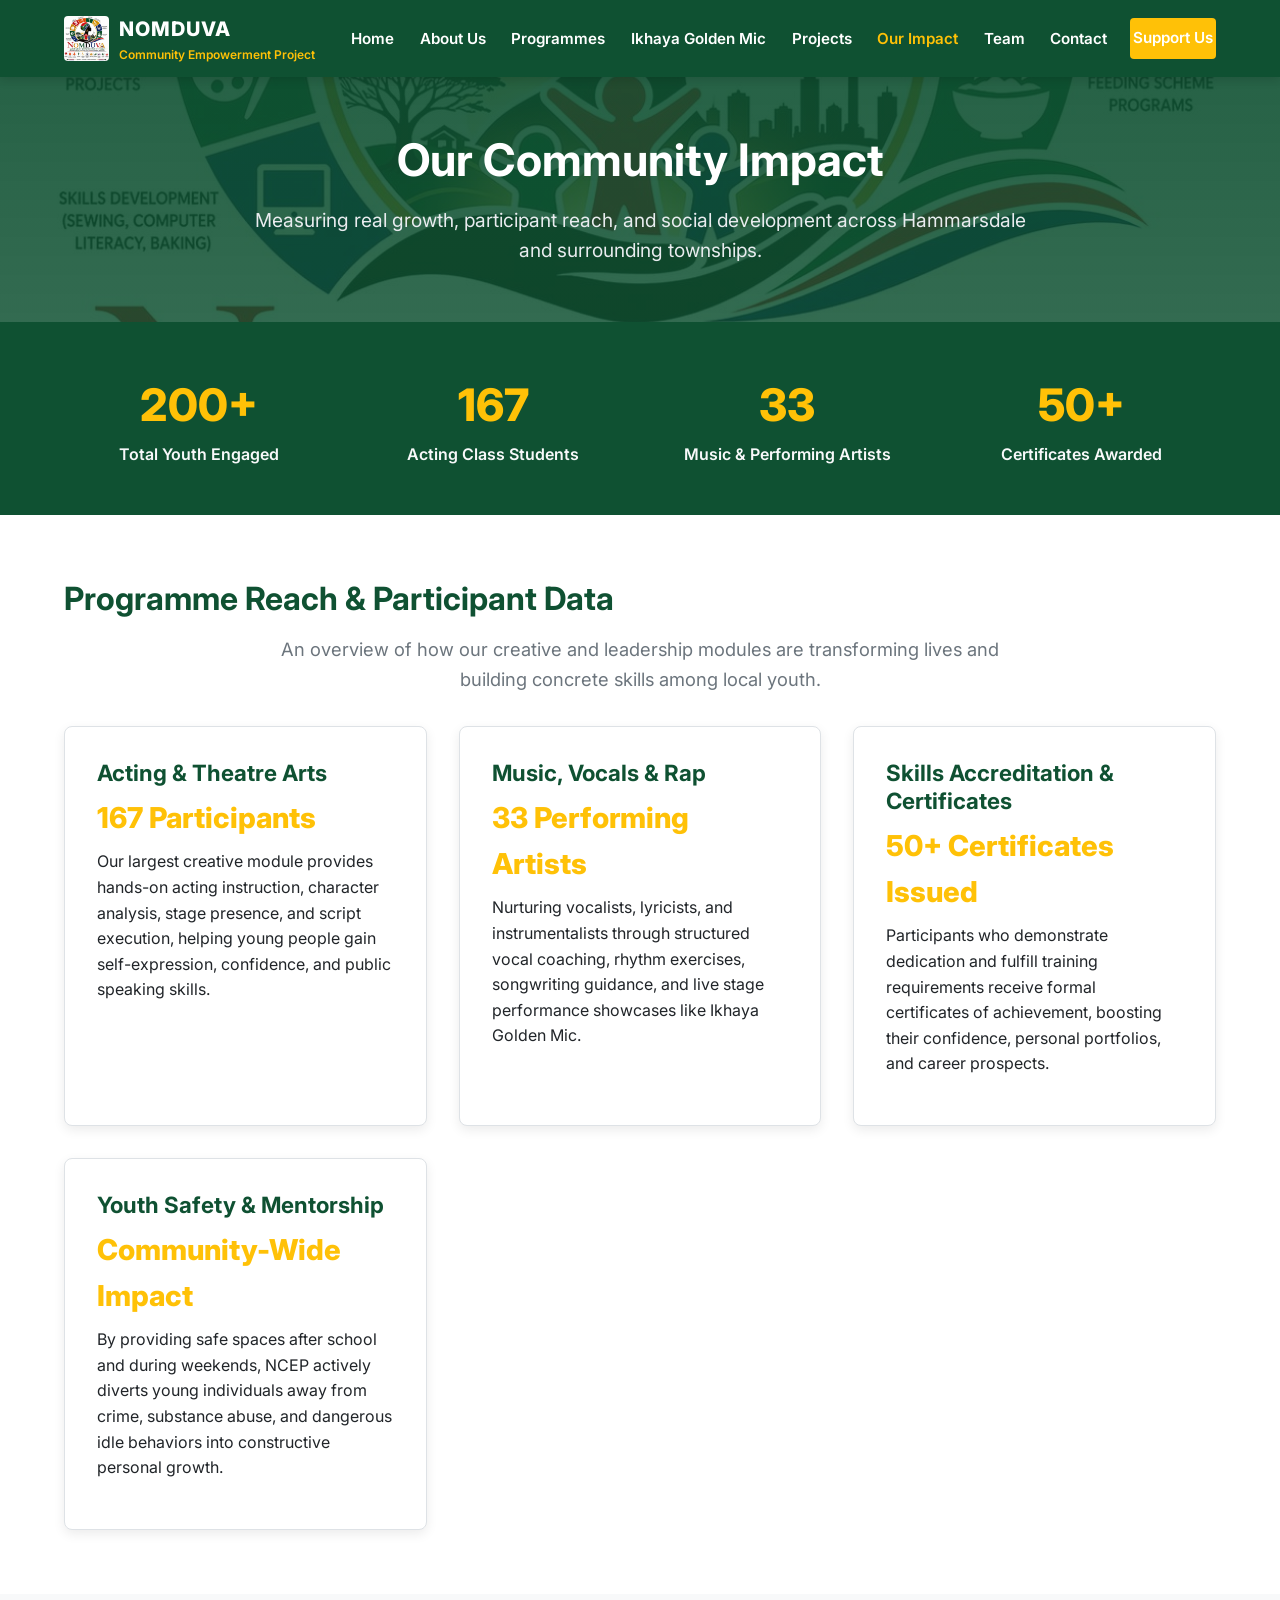
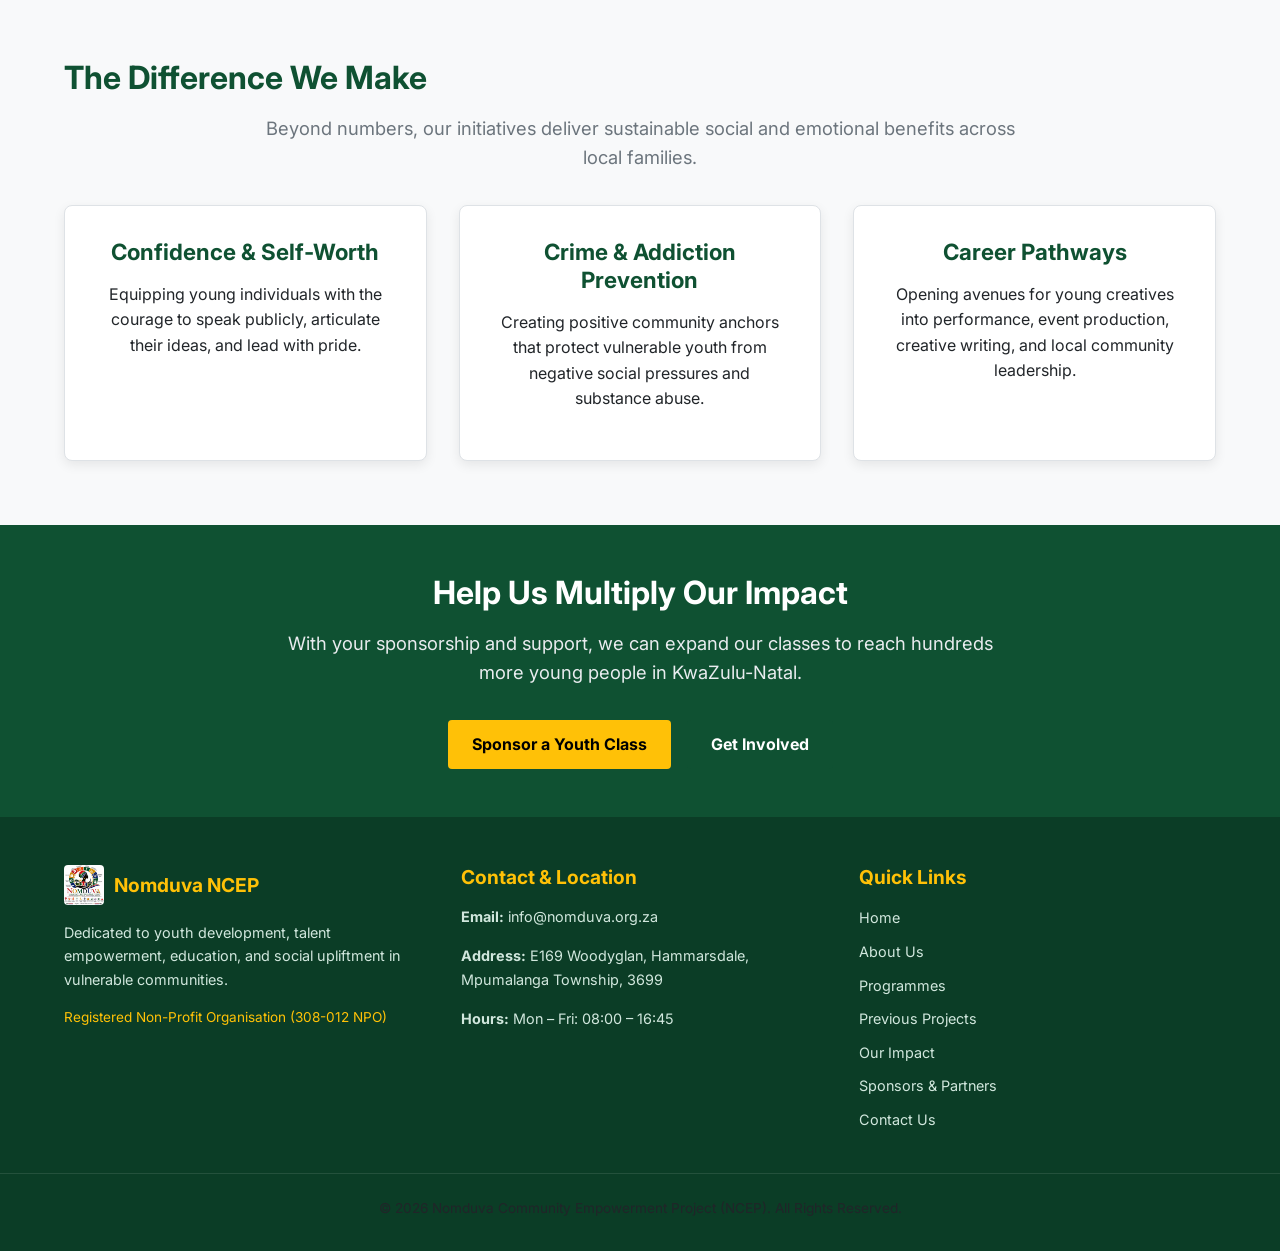
<file: impact.html>
<!DOCTYPE html>
<html lang="en">
<head>
    <meta charset="UTF-8">
    <meta name="viewport" content="width=device-width, initial-scale=1.0">
    <meta name="description" content="Discover the measurable community impact, youth participant numbers, and educational outcomes achieved by Nomduva Community Empowerment Project (NCEP).">
    <title>Our Impact | Nomduva Community Empowerment Project</title>
    
    <!-- Google Fonts -->
    <link rel="preconnect" href="https://fonts.googleapis.com">
    <link rel="preconnect" href="https://fonts.gstatic.com" crossorigin>
    <link href="https://fonts.googleapis.com/css2?family=Inter:wght@300;400;600;700;800&display=swap" rel="stylesheet">
    
    <!-- Custom Stylesheet -->
    <link rel="stylesheet" href="styles.css">
</head>
<body class="main-site">

    <!-- Header / Navigation -->
    <header class="site-header">
        <div class="container nav-container">
            <a href="index.html" class="logo" style="display: flex; align-items: center; gap: 10px;">
                <img src="IMG-20260426-WA0001.jpg" alt="Nomduva NCEP Logo" style="height: 45px; width: auto; border-radius: 4px;">
                <div style="display: flex; flex-direction: column;">
                    <span class="brand-name">NOMDUVA</span>
                    <span class="brand-sub">Community Empowerment Project</span>
                </div>
            </a>
            
            <nav class="main-nav">
                <ul>
                    <li><a href="index.html">Home</a></li>
                    <li><a href="about.html">About Us</a></li>
                    <li><a href="programmes.html">Programmes</a></li>
                    <li><a href="ikhaya.html">Ikhaya Golden Mic</a></li>
                    <li><a href="projects.html">Projects</a></li>
                    <li><a href="impact.html" class="active">Our Impact</a></li>
                    <li><a href="team.html">Team</a></li>
                    <li><a href="contact.html">Contact</a></li>
                    <li><a href="sponsors.html" class="btn-highlight">Support Us</a></li>
                </ul>
            </nav>
        </div>
    </header>

    <!-- Subpage Hero Section -->
    <section class="hero hero-subpage">
        <div class="container hero-content">
            <h1>Our Community Impact</h1>
            <p>Measuring real growth, participant reach, and social development across Hammarsdale and surrounding townships.</p>
        </div>
    </section>

    <!-- Key Metrics Banner -->
    <section class="stats-banner">
        <div class="container grid-4">
            <div class="stat-card">
                <span class="stat-number">200+</span>
                <span class="stat-label">Total Youth Engaged</span>
            </div>
            <div class="stat-card">
                <span class="stat-number">167</span>
                <span class="stat-label">Acting Class Students</span>
            </div>
            <div class="stat-card">
                <span class="stat-number">33</span>
                <span class="stat-label">Music & Performing Artists</span>
            </div>
            <div class="stat-card">
                <span class="stat-number">50+</span>
                <span class="stat-label">Certificates Awarded</span>
            </div>
        </div>
    </section>

    <!-- Participant Data Breakdown -->
    <section class="about-section">
        <div class="container">
            <h2>Programme Reach & Participant Data</h2>
            <p class="section-lead">An overview of how our creative and leadership modules are transforming lives and building concrete skills among local youth.</p>
            
            <div class="grid-2" style="margin-top: 2rem;">
                
                <!-- Acting & Drama Reach -->
                <div class="card">
                    <h3 style="color: #0f5132; margin-bottom: 0.5rem;">Acting & Theatre Arts</h3>
                    <p style="font-size: 1.8rem; font-weight: 800; color: #ffc107; margin-bottom: 0.5rem;">167 Participants</p>
                    <p>
                        Our largest creative module provides hands-on acting instruction, character analysis, stage presence, and script execution, helping young people gain self-expression, confidence, and public speaking skills.
                    </p>
                </div>

                <!-- Music & Performance Reach -->
                <div class="card">
                    <h3 style="color: #0f5132; margin-bottom: 0.5rem;">Music, Vocals & Rap</h3>
                    <p style="font-size: 1.8rem; font-weight: 800; color: #ffc107; margin-bottom: 0.5rem;">33 Performing Artists</p>
                    <p>
                        Nurturing vocalists, lyricists, and instrumentalists through structured vocal coaching, rhythm exercises, songwriting guidance, and live stage performance showcases like Ikhaya Golden Mic.
                    </p>
                </div>

                <!-- Certified Outcomes -->
                <div class="card">
                    <h3 style="color: #0f5132; margin-bottom: 0.5rem;">Skills Accreditation & Certificates</h3>
                    <p style="font-size: 1.8rem; font-weight: 800; color: #ffc107; margin-bottom: 0.5rem;">50+ Certificates Issued</p>
                    <p>
                        Participants who demonstrate dedication and fulfill training requirements receive formal certificates of achievement, boosting their confidence, personal portfolios, and career prospects.
                    </p>
                </div>

                <!-- Social Development Reach -->
                <div class="card">
                    <h3 style="color: #0f5132; margin-bottom: 0.5rem;">Youth Safety & Mentorship</h3>
                    <p style="font-size: 1.8rem; font-weight: 800; color: #ffc107; margin-bottom: 0.5rem;">Community-Wide Impact</p>
                    <p>
                        By providing safe spaces after school and during weekends, NCEP actively diverts young individuals away from crime, substance abuse, and dangerous idle behaviors into constructive personal growth.
                    </p>
                </div>

            </div>
        </div>
    </section>

    <!-- Social Impact Pillars -->
    <section class="pillars-section bg-light">
        <div class="container">
            <h2>The Difference We Make</h2>
            <p class="section-lead">Beyond numbers, our initiatives deliver sustainable social and emotional benefits across local families.</p>
            
            <div class="grid-3">
                <div class="card text-center">
                    <h3>Confidence & Self-Worth</h3>
                    <p>Equipping young individuals with the courage to speak publicly, articulate their ideas, and lead with pride.</p>
                </div>
                <div class="card text-center">
                    <h3>Crime & Addiction Prevention</h3>
                    <p>Creating positive community anchors that protect vulnerable youth from negative social pressures and substance abuse.</p>
                </div>
                <div class="card text-center">
                    <h3>Career Pathways</h3>
                    <p>Opening avenues for young creatives into performance, event production, creative writing, and local community leadership.</p>
                </div>
            </div>
        </div>
    </section>

    <!-- Call to Action Banner -->
    <section class="cta-section">
        <div class="container text-center" style="padding: 3rem 0;">
            <h2>Help Us Multiply Our Impact</h2>
            <p class="section-lead">With your sponsorship and support, we can expand our classes to reach hundreds more young people in KwaZulu-Natal.</p>
            <div style="display: flex; justify-content: center; gap: 1rem; flex-wrap: wrap; margin-top: 1.5rem;">
                <a href="sponsors.html" class="btn-highlight">Sponsor a Youth Class</a>
                <a href="contact.html" class="btn-primary">Get Involved</a>
            </div>
        </div>
    </section>

    <!-- Footer -->
    <footer class="site-footer">
        <div class="container footer-grid">
            <div class="footer-col">
                <div style="display: flex; align-items: center; gap: 10px; margin-bottom: 1rem;">
                    <img src="IMG-20260426-WA0001.jpg" alt="Nomduva Logo" style="height: 40px; width: auto; border-radius: 4px;">
                    <h3 style="margin: 0;">Nomduva NCEP</h3>
                </div>
                <p>Dedicated to youth development, talent empowerment, education, and social upliftment in vulnerable communities.</p>
                <p style="margin-top: 0.8rem; font-size: 0.85rem; color: #ffc107;">Registered Non-Profit Organisation (308-012 NPO)</p>
            </div>
            
            <div class="footer-col">
                <h3>Contact & Location</h3>
                <p><strong>Email:</strong> info@nomduva.org.za</p>
                <p><strong>Address:</strong> E169 Woodyglan, Hammarsdale, Mpumalanga Township, 3699</p>
                <p><strong>Hours:</strong> Mon – Fri: 08:00 – 16:45</p>
            </div>

            <div class="footer-col">
                <h3>Quick Links</h3>
                <ul>
                    <li><a href="index.html">Home</a></li>
                    <li><a href="about.html">About Us</a></li>
                    <li><a href="programmes.html">Programmes</a></li>
                    <li><a href="projects.html">Previous Projects</a></li>
                    <li><a href="impact.html">Our Impact</a></li>
                    <li><a href="sponsors.html">Sponsors & Partners</a></li>
                    <li><a href="contact.html">Contact Us</a></li>
                </ul>
            </div>
        </div>

        <div class="footer-bottom">
            <div class="container">
                <p>&copy; 2026 Nomduva Community Empowerment Project (NCEP). All Rights Reserved.</p>
            </div>
        </div>
    </footer>

    <script src="script.js"></script>
</body>
                  </html>
</file>
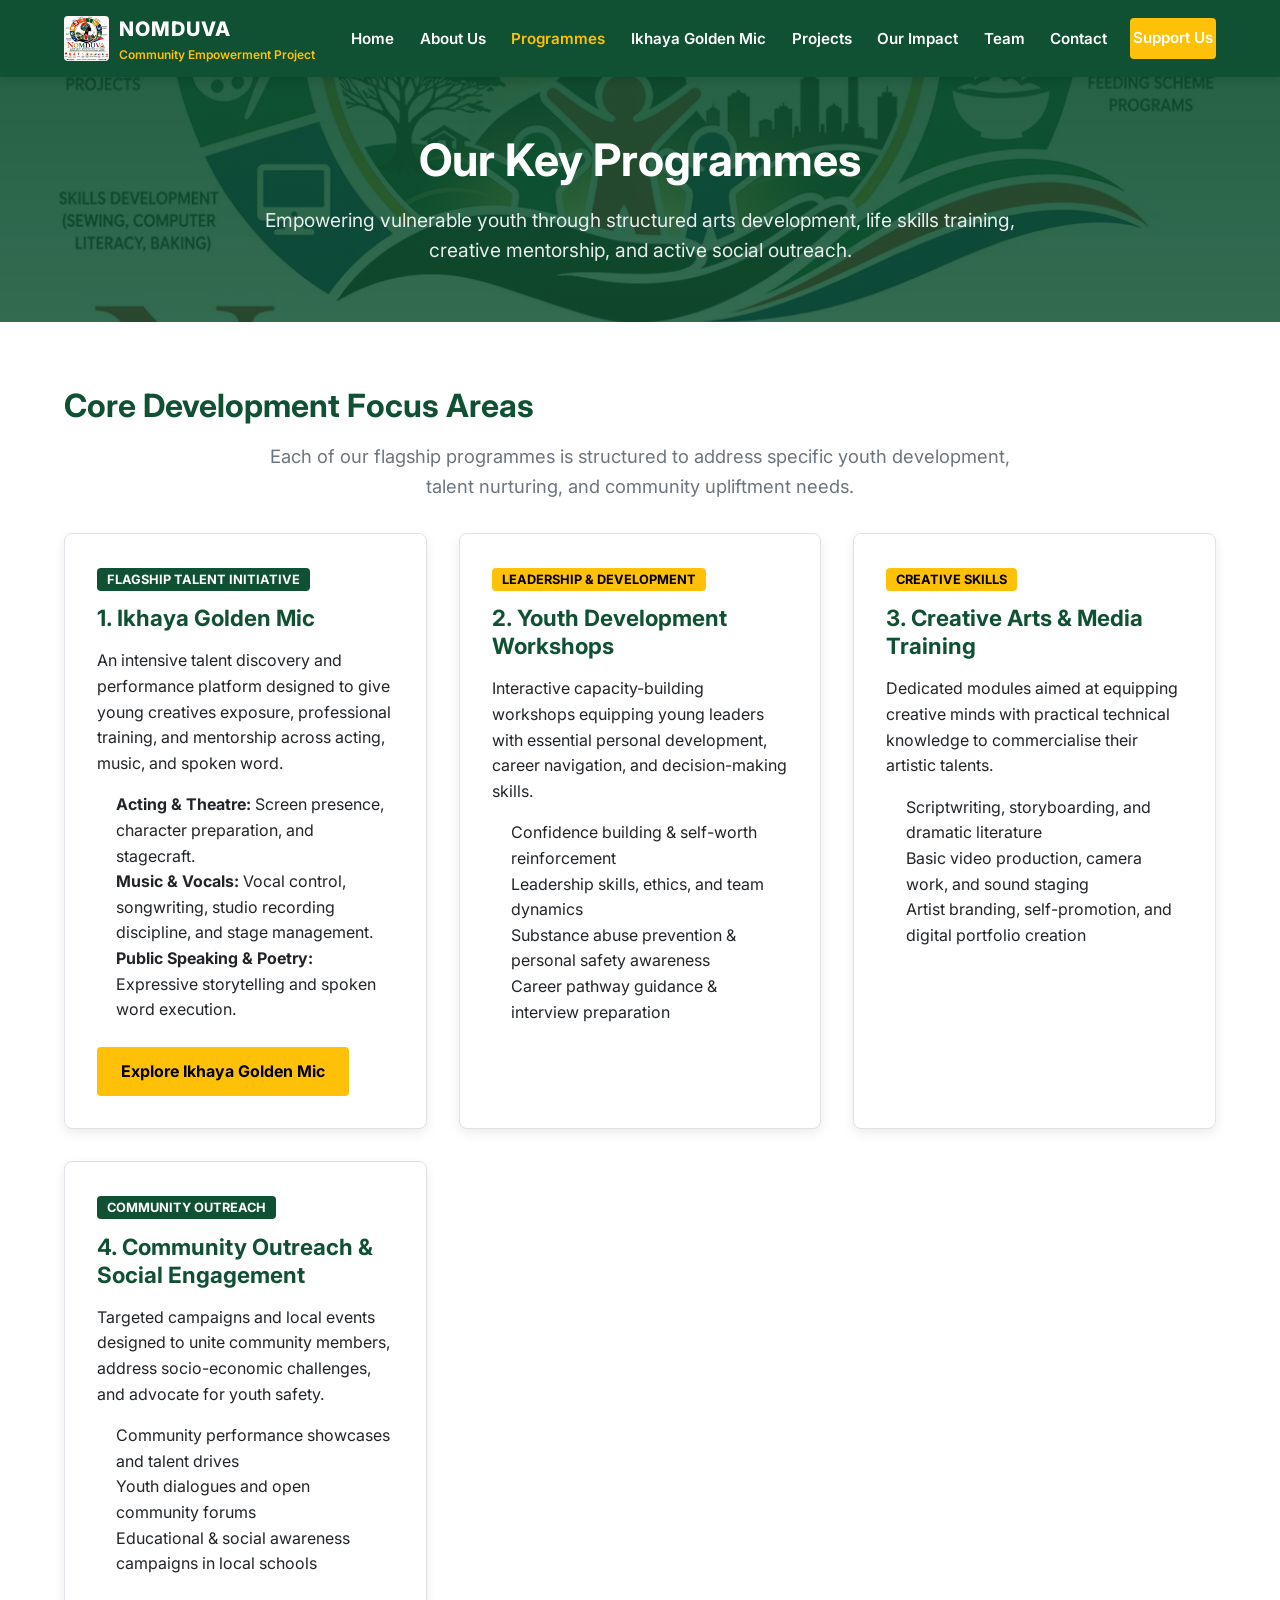
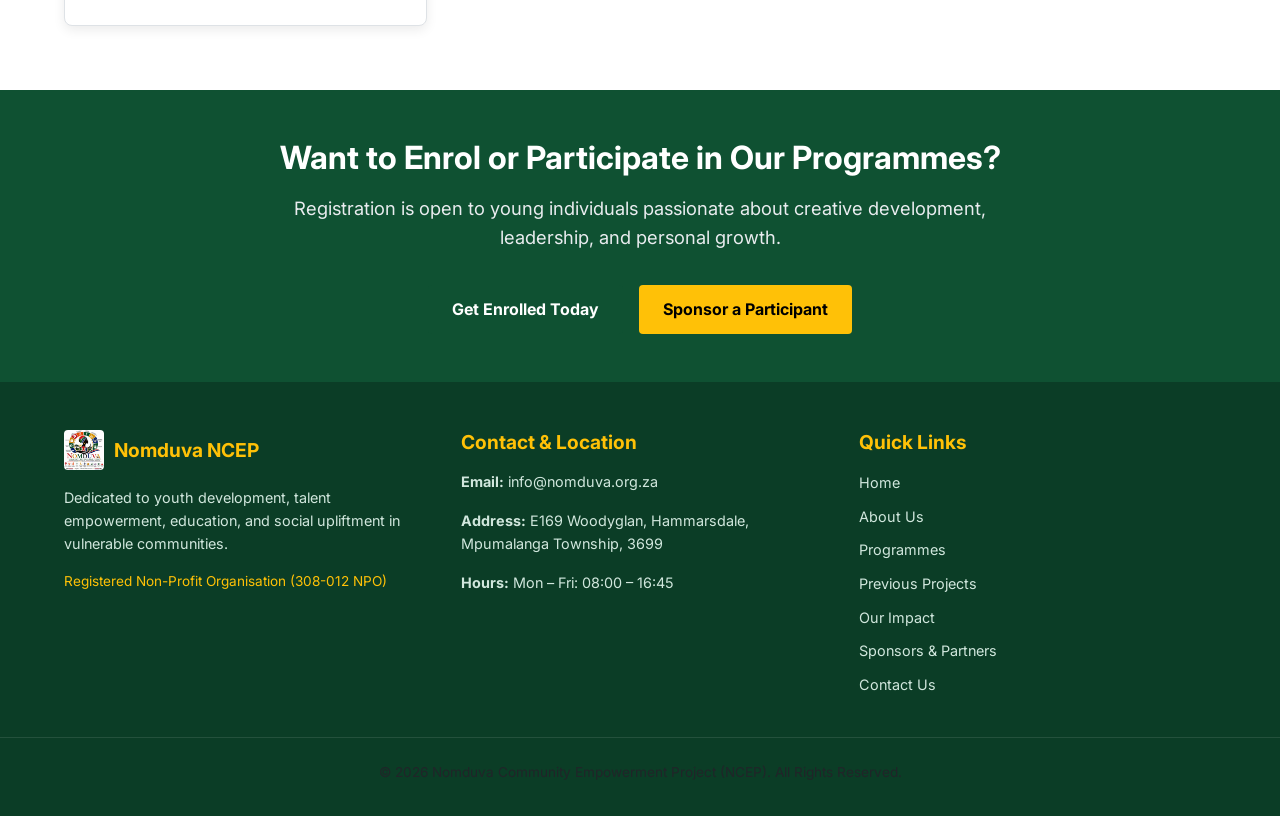
<file: programmes.html>
<!DOCTYPE html>
<html lang="en">
<head>
    <meta charset="UTF-8">
    <meta name="viewport" content="width=device-width, initial-scale=1.0">
    <meta name="description" content="Explore youth empowerment, creative arts, and community development programmes offered by Nomduva Community Empowerment Project (NCEP).">
    <title>Our Programmes | Nomduva Community Empowerment Project</title>
    
    <!-- Google Fonts -->
    <link rel="preconnect" href="https://fonts.googleapis.com">
    <link rel="preconnect" href="https://fonts.gstatic.com" crossorigin>
    <link href="https://fonts.googleapis.com/css2?family=Inter:wght@300;400;600;700;800&display=swap" rel="stylesheet">
    
    <!-- Custom Stylesheet -->
    <link rel="stylesheet" href="styles.css">
</head>
<body class="main-site">

    <!-- Header / Navigation -->
    <header class="site-header">
        <div class="container nav-container">
            <a href="index.html" class="logo" style="display: flex; align-items: center; gap: 10px;">
                <img src="IMG-20260426-WA0001.jpg" alt="Nomduva NCEP Logo" style="height: 45px; width: auto; border-radius: 4px;">
                <div style="display: flex; flex-direction: column;">
                    <span class="brand-name">NOMDUVA</span>
                    <span class="brand-sub">Community Empowerment Project</span>
                </div>
            </a>
            
            <nav class="main-nav">
                <ul>
                    <li><a href="index.html">Home</a></li>
                    <li><a href="about.html">About Us</a></li>
                    <li><a href="programmes.html" class="active">Programmes</a></li>
                    <li><a href="ikhaya.html">Ikhaya Golden Mic</a></li>
                    <li><a href="projects.html">Projects</a></li>
                    <li><a href="impact.html">Our Impact</a></li>
                    <li><a href="team.html">Team</a></li>
                    <li><a href="contact.html">Contact</a></li>
                    <li><a href="sponsors.html" class="btn-highlight">Support Us</a></li>
                </ul>
            </nav>
        </div>
    </header>

    <!-- Subpage Hero Section -->
    <section class="hero hero-subpage">
        <div class="container hero-content">
            <h1>Our Key Programmes</h1>
            <p>Empowering vulnerable youth through structured arts development, life skills training, creative mentorship, and active social outreach.</p>
        </div>
    </section>

    <!-- Detailed Programmes Breakdown -->
    <section class="about-section">
        <div class="container">
            <h2>Core Development Focus Areas</h2>
            <p class="section-lead">Each of our flagship programmes is structured to address specific youth development, talent nurturing, and community upliftment needs.</p>
            
            <div class="grid-2">
                <!-- Programme 1 -->
                <div class="card">
                    <span style="background: #0f5132; color: #ffffff; font-size: 0.8rem; font-weight: 700; padding: 4px 10px; border-radius: 4px; text-transform: uppercase;">Flagship Talent Initiative</span>
                    <h3 style="margin-top: 0.8rem;">1. Ikhaya Golden Mic</h3>
                    <p>An intensive talent discovery and performance platform designed to give young creatives exposure, professional training, and mentorship across acting, music, and spoken word.</p>
                    <ul style="margin: 1rem 0; padding-left: 1.2rem;">
                        <li><strong>Acting & Theatre:</strong> Screen presence, character preparation, and stagecraft.</li>
                        <li><strong>Music & Vocals:</strong> Vocal control, songwriting, studio recording discipline, and stage management.</li>
                        <li><strong>Public Speaking & Poetry:</strong> Expressive storytelling and spoken word execution.</li>
                    </ul>
                    <a href="ikhaya.html" class="btn-highlight" style="display: inline-block; margin-top: 0.5rem;">Explore Ikhaya Golden Mic</a>
                </div>

                <!-- Programme 2 -->
                <div class="card">
                    <span style="background: #ffc107; color: #000; font-size: 0.8rem; font-weight: 700; padding: 4px 10px; border-radius: 4px; text-transform: uppercase;">Leadership & Development</span>
                    <h3 style="margin-top: 0.8rem;">2. Youth Development Workshops</h3>
                    <p>Interactive capacity-building workshops equipping young leaders with essential personal development, career navigation, and decision-making skills.</p>
                    <ul style="margin: 1rem 0; padding-left: 1.2rem;">
                        <li>Confidence building & self-worth reinforcement</li>
                        <li>Leadership skills, ethics, and team dynamics</li>
                        <li>Substance abuse prevention & personal safety awareness</li>
                        <li>Career pathway guidance & interview preparation</li>
                    </ul>
                </div>

                <!-- Programme 3 -->
                <div class="card">
                    <span style="background: #ffc107; color: #000; font-size: 0.8rem; font-weight: 700; padding: 4px 10px; border-radius: 4px; text-transform: uppercase;">Creative Skills</span>
                    <h3 style="margin-top: 0.8rem;">3. Creative Arts & Media Training</h3>
                    <p>Dedicated modules aimed at equipping creative minds with practical technical knowledge to commercialise their artistic talents.</p>
                    <ul style="margin: 1rem 0; padding-left: 1.2rem;">
                        <li>Scriptwriting, storyboarding, and dramatic literature</li>
                        <li>Basic video production, camera work, and sound staging</li>
                        <li>Artist branding, self-promotion, and digital portfolio creation</li>
                    </ul>
                </div>

                <!-- Programme 4 -->
                <div class="card">
                    <span style="background: #0f5132; color: #ffffff; font-size: 0.8rem; font-weight: 700; padding: 4px 10px; border-radius: 4px; text-transform: uppercase;">Community Outreach</span>
                    <h3 style="margin-top: 0.8rem;">4. Community Outreach & Social Engagement</h3>
                    <p>Targeted campaigns and local events designed to unite community members, address socio-economic challenges, and advocate for youth safety.</p>
                    <ul style="margin: 1rem 0; padding-left: 1.2rem;">
                        <li>Community performance showcases and talent drives</li>
                        <li>Youth dialogues and open community forums</li>
                        <li>Educational & social awareness campaigns in local schools</li>
                    </ul>
                </div>
            </div>
        </div>
    </section>

    <!-- Call to Action Banner -->
    <section class="cta-section bg-light">
        <div class="container text-center" style="padding: 3rem 0;">
            <h2>Want to Enrol or Participate in Our Programmes?</h2>
            <p class="section-lead">Registration is open to young individuals passionate about creative development, leadership, and personal growth.</p>
            <div style="display: flex; justify-content: center; gap: 1rem; flex-wrap: wrap; margin-top: 1.5rem;">
                <a href="contact.html" class="btn-primary">Get Enrolled Today</a>
                <a href="sponsors.html" class="btn-highlight">Sponsor a Participant</a>
            </div>
        </div>
    </section>

    <!-- Footer -->
    <footer class="site-footer">
        <div class="container footer-grid">
            <div class="footer-col">
                <div style="display: flex; align-items: center; gap: 10px; margin-bottom: 1rem;">
                    <img src="IMG-20260426-WA0001.jpg" alt="Nomduva Logo" style="height: 40px; width: auto; border-radius: 4px;">
                    <h3 style="margin: 0;">Nomduva NCEP</h3>
                </div>
                <p>Dedicated to youth development, talent empowerment, education, and social upliftment in vulnerable communities.</p>
                <p style="margin-top: 0.8rem; font-size: 0.85rem; color: #ffc107;">Registered Non-Profit Organisation (308-012 NPO)</p>
            </div>
            
            <div class="footer-col">
                <h3>Contact & Location</h3>
                <p><strong>Email:</strong> info@nomduva.org.za</p>
                <p><strong>Address:</strong> E169 Woodyglan, Hammarsdale, Mpumalanga Township, 3699</p>
                <p><strong>Hours:</strong> Mon – Fri: 08:00 – 16:45</p>
            </div>

            <div class="footer-col">
                <h3>Quick Links</h3>
                <ul>
                    <li><a href="index.html">Home</a></li>
                    <li><a href="about.html">About Us</a></li>
                    <li><a href="programmes.html">Programmes</a></li>
                    <li><a href="projects.html">Previous Projects</a></li>
                    <li><a href="impact.html">Our Impact</a></li>
                    <li><a href="sponsors.html">Sponsors & Partners</a></li>
                    <li><a href="contact.html">Contact Us</a></li>
                </ul>
            </div>
        </div>

        <div class="footer-bottom">
            <div class="container">
                <p>&copy; 2026 Nomduva Community Empowerment Project (NCEP). All Rights Reserved.</p>
            </div>
        </div>
    </footer>

    <script src="script.js"></script>
</body>
                          </html>
</file>
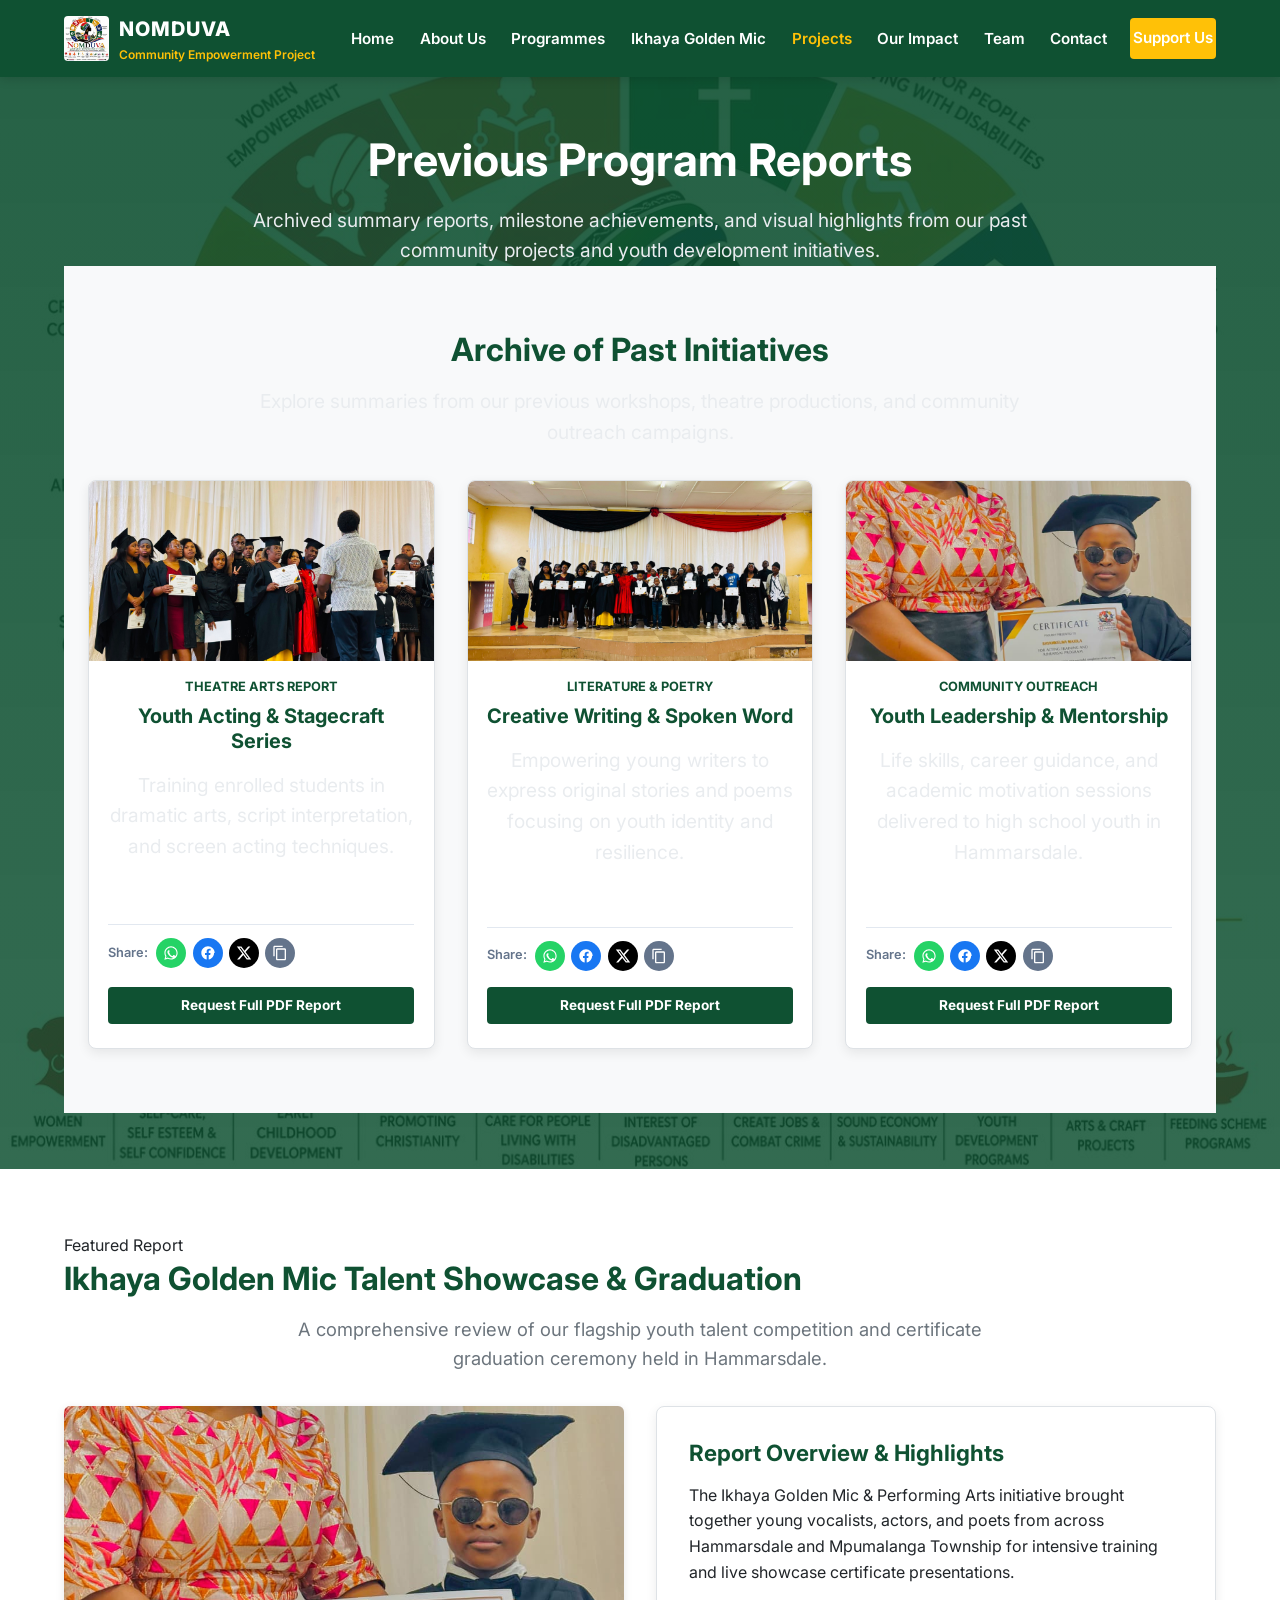
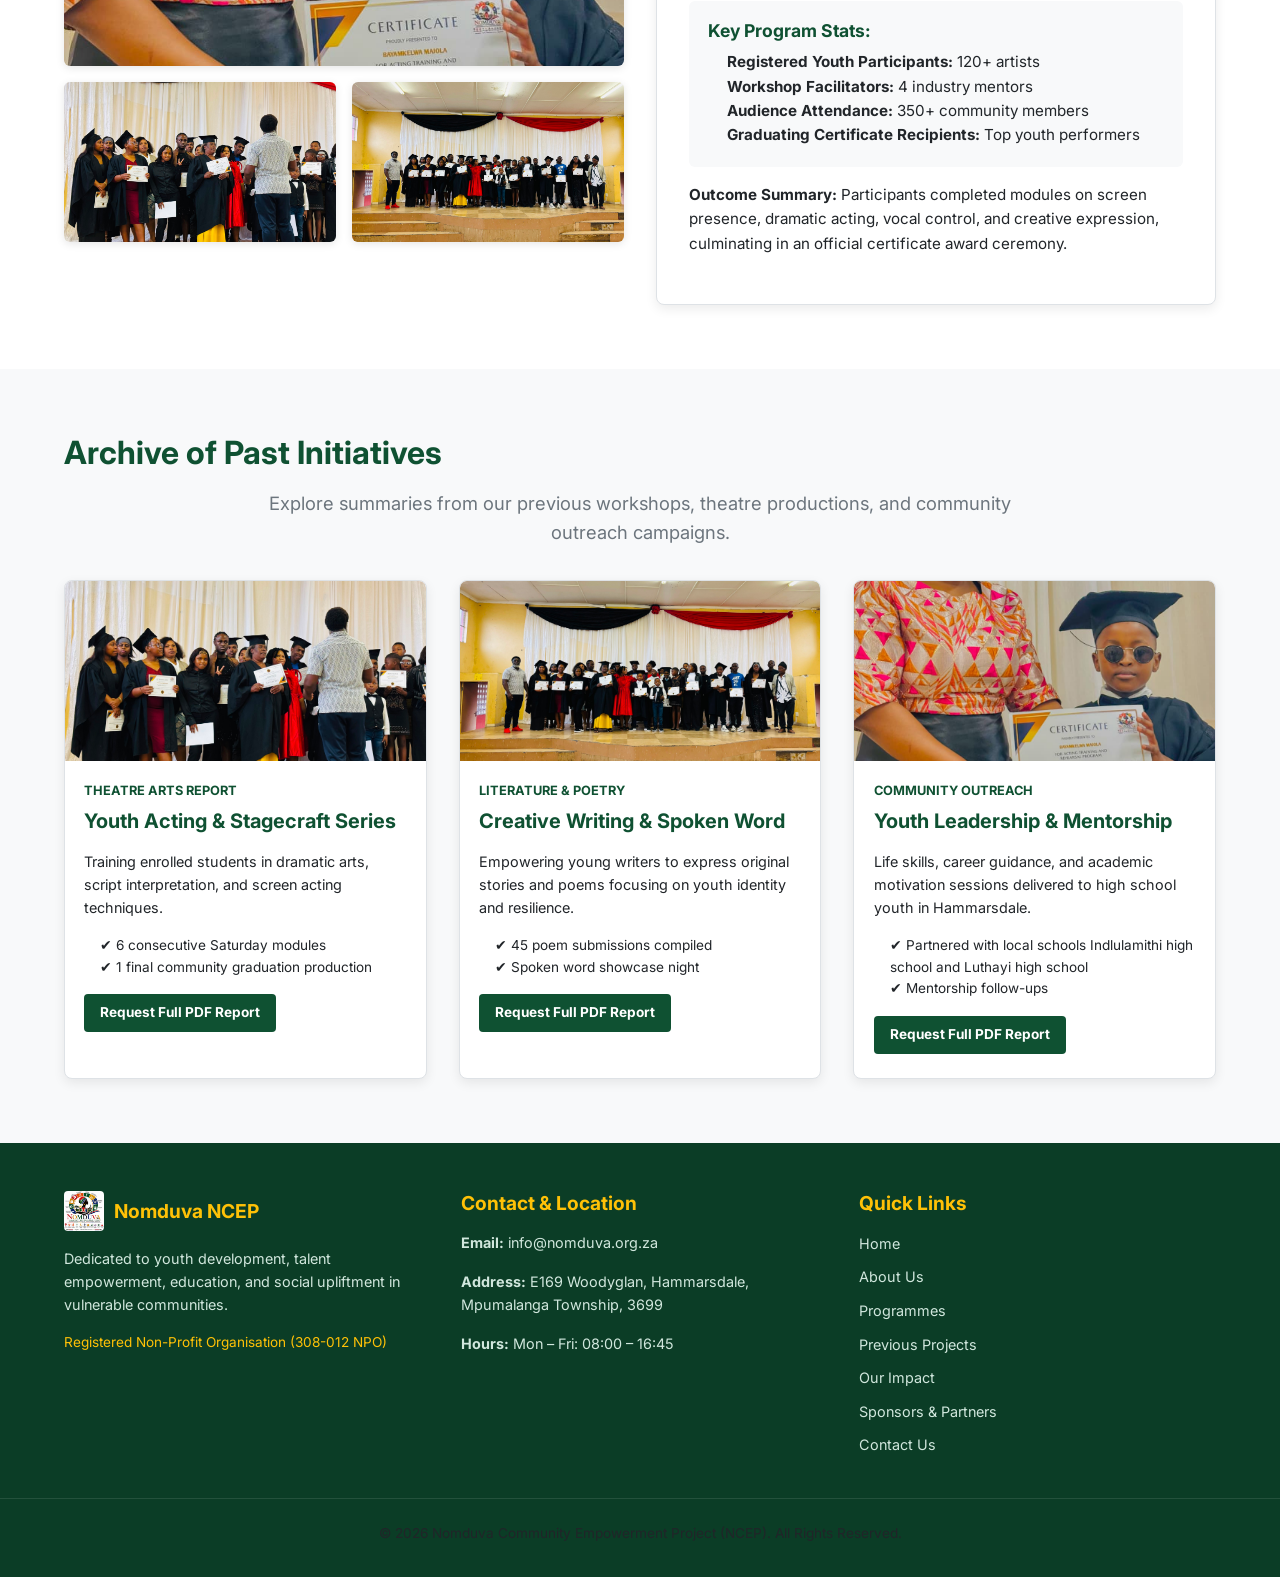
<file: projects.html>
<!DOCTYPE html>
<html lang="en">
<head>
    <meta charset="UTF-8">
    <meta name="viewport" content="width=device-width, initial-scale=1.0">
    <meta name="description" content="Previous Program Reports & Past Projects - Nomduva Community Empowerment Project (NCEP). Explore outcomes, photo galleries, and youth impact reports.">
    <title>Previous Program Reports | Nomduva Community Empowerment Project</title>
    
    <!-- Google Fonts -->
    <link rel="preconnect" href="https://fonts.googleapis.com">
    <link rel="preconnect" href="https://fonts.gstatic.com" crossorigin>
    <link href="https://fonts.googleapis.com/css2?family=Inter:wght@300;400;600;700;800&display=swap" rel="stylesheet">
    
    <!-- Custom Stylesheet -->
    <link rel="stylesheet" href="styles.css">
    
    <style>
        /* Responsive image gallery rules */
        .gallery-img {
            width: 100%;
            object-fit: cover;
            border-radius: 6px;
            box-shadow: 0 2px 8px rgba(0, 0, 0, 0.1);
            transition: transform 0.3s ease;
        }
        .gallery-img:hover {
            transform: scale(1.02);
        }
        .card-img-top {
            width: 100%;
            height: 180px;
            object-fit: cover;
            border-radius: 6px 6px 0 0;
            margin-bottom: 1rem;
        }
    </style>
</head>
<body class="main-site">

    <!-- Header / Navigation -->
    <header class="site-header">
        <div class="container nav-container">
            <a href="index.html" class="logo" style="display: flex; align-items: center; gap: 10px;">
                <img src="IMG-20260426-WA0001.jpg" alt="Nomduva NCEP Logo" style="height: 45px; width: auto; border-radius: 4px;">
                <div style="display: flex; flex-direction: column;">
                    <span class="brand-name">NOMDUVA</span>
                    <span class="brand-sub">Community Empowerment Project</span>
                </div>
            </a>
            
            <nav class="main-nav">
                <ul>
                    <li><a href="index.html">Home</a></li>
                    <li><a href="about.html">About Us</a></li>
                    <li><a href="programmes.html">Programmes</a></li>
                    <li><a href="ikhaya.html">Ikhaya Golden Mic</a></li>
                    <li><a href="projects.html" class="active">Projects</a></li>
                    <li><a href="impact.html">Our Impact</a></li>
                    <li><a href="team.html">Team</a></li>
                    <li><a href="contact.html">Contact</a></li>
                    <li><a href="sponsors.html" class="btn-highlight">Support Us</a></li>
                </ul>
            </nav>
        </div>
    </header>

    <!-- Subpage Hero Section -->
    <section class="hero hero-subpage">
        <div class="container hero-content">
            <h1>Previous Program Reports</h1>
            <p>Archived summary reports, milestone achievements, and visual highlights from our past community projects and youth development initiatives.</p>
                <!-- Historical Program Reports List -->
    <section class="pillars-section bg-light">
        <div class="container">
            <h2>Archive of Past Initiatives</h2>
            <p class="section-lead">Explore summaries from our previous workshops, theatre productions, and community outreach campaigns.</p>

            <div class="grid-3" style="margin-top: 2rem;">

                <!-- Report Card 1 -->
                <div class="card project-card">
                    <img src="IMG-20260724-WA0004.jpg" alt="Youth Acting & Stagecraft" class="card-img-top">
                    <div class="card-content">
                        <span class="category-badge">Theatre Arts Report</span>
                        <h3 class="card-title">Youth Acting & Stagecraft Series</h3>
                        <p class="card-text">Training enrolled students in dramatic arts, script interpretation, and screen acting techniques.</p>
                        <ul class="card-list">
                            <li>✔ 6 consecutive Saturday modules</li>
                            <li>✔ 1 final community graduation production</li>
                        </ul>
                        
                        <!-- Share Options -->
                        <div class="share-container">
                            <span class="share-label">Share:</span>
                            <div class="share-buttons">
                                <a href="#" class="share-btn whatsapp" onclick="shareProject(event, 'whatsapp', 'Youth Acting & Stagecraft Series')" title="Share on WhatsApp">
                                    <svg viewBox="0 0 24 24"><path fill="currentColor" d="M12.04 2c-5.46 0-9.91 4.45-9.91 9.91 0 1.75.46 3.45 1.32 4.95L2.05 22l5.25-1.38c1.45.79 3.08 1.21 4.74 1.21 5.46 0 9.91-4.45 9.91-9.91 0-2.65-1.03-5.14-2.9-7.01A9.816 9.816 0 0 0 12.04 2zm.01 1.67c4.55 0 8.24 3.69 8.24 8.24 0 2.2-.86 4.27-2.42 5.83a8.18 8.18 0 0 1-5.83 2.41c-1.48 0-2.93-.39-4.21-1.13l-.3-.18-3.12.82.83-3.04-.2-.32a8.212 8.212 0 0 1-1.26-4.39c0-4.55 3.69-8.24 8.24-8.24zm-3.6 4.37c-.2 0-.52.07-.79.37-.27.3-1.04 1.02-1.04 2.48s1.07 2.88 1.22 3.08c.15.2 2.1 3.2 5.08 4.49.71.31 1.26.49 1.69.63.71.23 1.36.19 1.87.12.57-.08 1.76-.72 2.01-1.41.25-.7.25-1.29.18-1.41-.07-.13-.27-.2-.57-.35-.3-.15-1.76-.87-2.03-.97-.27-.1-.47-.15-.67.15-.2.3-.77.97-.95 1.17-.18.2-.35.22-.65.07-.3-.15-1.27-.47-2.42-1.49-.9-.8-1.5-1.78-1.28-2.08.18-.3.02-.45-.13-.6-.13-.13-.3-.35-.45-.52-.15-.18-.2-.3-.3-.5-.1-.2-.05-.37.02-.52.07-.15.67-1.61.67-1.92 0-.27-.1-.42-.1-.42z"/></svg>
                                </a>
                                <a href="#" class="share-btn facebook" onclick="shareProject(event, 'facebook', 'Youth Acting & Stagecraft Series')" title="Share on Facebook">
                                    <svg viewBox="0 0 24 24"><path fill="currentColor" d="M22 12c0-5.52-4.48-10-10-10S2 6.48 2 12c0 4.84 3.44 8.87 8 9.8V15H7.5v-3H10V9.5C10 7.01 11.49 5.6 13.73 5.6c1.07 0 2.19.19 2.19.19v2.41h-1.23c-1.24 0-1.63.77-1.63 1.56V12h2.72l-.43 3h-2.29v6.8c4.56-.93 8-4.96 8-9.8z"/></svg>
                                </a>
                                <a href="#" class="share-btn x-twitter" onclick="shareProject(event, 'twitter', 'Youth Acting & Stagecraft Series')" title="Share on X">
                                    <svg viewBox="0 0 24 24"><path fill="currentColor" d="M18.244 2.25h3.308l-7.227 8.26 8.502 11.24H16.17l-5.214-6.817L4.99 21.75H1.68l7.73-8.835L1.254 2.25H8.08l4.713 6.231zm-1.161 17.52h1.833L7.084 4.126H5.117z"/></svg>
                                </a>
                                <a href="#" class="share-btn copy-link" onclick="copyProjectLink(event)" title="Copy Link">
                                    <svg viewBox="0 0 24 24"><path fill="currentColor" d="M16 1H4c-1.1 0-2 .9-2 2v14h2V3h12V1zm3 4H8c-1.1 0-2 .9-2 2v14c0 1.1.9 2 2 2h11c1.1 0 2-.9 2-2V7c0-1.1-.9-2-2-2zm0 16H8V7h11v14z"/></svg>
                                </a>
                            </div>
                        </div>

                        <a href="contact.html" class="btn-primary card-btn">Request Full PDF Report</a>
                    </div>
                </div>

                <!-- Report Card 2 -->
                <div class="card project-card">
                    <img src="IMG-20260724-WA0005.jpg" alt="Creative Writing & Spoken Word" class="card-img-top">
                    <div class="card-content">
                        <span class="category-badge">Literature & Poetry</span>
                        <h3 class="card-title">Creative Writing & Spoken Word</h3>
                        <p class="card-text">Empowering young writers to express original stories and poems focusing on youth identity and resilience.</p>
                        <ul class="card-list">
                            <li>✔ 45 poem submissions compiled</li>
                            <li>✔ Spoken word showcase night</li>
                        </ul>

                        <!-- Share Options -->
                        <div class="share-container">
                            <span class="share-label">Share:</span>
                            <div class="share-buttons">
                                <a href="#" class="share-btn whatsapp" onclick="shareProject(event, 'whatsapp', 'Creative Writing & Spoken Word')" title="Share on WhatsApp">
                                    <svg viewBox="0 0 24 24"><path fill="currentColor" d="M12.04 2c-5.46 0-9.91 4.45-9.91 9.91 0 1.75.46 3.45 1.32 4.95L2.05 22l5.25-1.38c1.45.79 3.08 1.21 4.74 1.21 5.46 0 9.91-4.45 9.91-9.91 0-2.65-1.03-5.14-2.9-7.01A9.816 9.816 0 0 0 12.04 2zm.01 1.67c4.55 0 8.24 3.69 8.24 8.24 0 2.2-.86 4.27-2.42 5.83a8.18 8.18 0 0 1-5.83 2.41c-1.48 0-2.93-.39-4.21-1.13l-.3-.18-3.12.82.83-3.04-.2-.32a8.212 8.212 0 0 1-1.26-4.39c0-4.55 3.69-8.24 8.24-8.24zm-3.6 4.37c-.2 0-.52.07-.79.37-.27.3-1.04 1.02-1.04 2.48s1.07 2.88 1.22 3.08c.15.2 2.1 3.2 5.08 4.49.71.31 1.26.49 1.69.63.71.23 1.36.19 1.87.12.57-.08 1.76-.72 2.01-1.41.25-.7.25-1.29.18-1.41-.07-.13-.27-.2-.57-.35-.3-.15-1.76-.87-2.03-.97-.27-.1-.47-.15-.67.15-.2.3-.77.97-.95 1.17-.18.2-.35.22-.65.07-.3-.15-1.27-.47-2.42-1.49-.9-.8-1.5-1.78-1.28-2.08.18-.3.02-.45-.13-.6-.13-.13-.3-.35-.45-.52-.15-.18-.2-.3-.3-.5-.1-.2-.05-.37.02-.52.07-.15.67-1.61.67-1.92 0-.27-.1-.42-.1-.42z"/></svg>
                                </a>
                                <a href="#" class="share-btn facebook" onclick="shareProject(event, 'facebook', 'Creative Writing & Spoken Word')" title="Share on Facebook">
                                    <svg viewBox="0 0 24 24"><path fill="currentColor" d="M22 12c0-5.52-4.48-10-10-10S2 6.48 2 12c0 4.84 3.44 8.87 8 9.8V15H7.5v-3H10V9.5C10 7.01 11.49 5.6 13.73 5.6c1.07 0 2.19.19 2.19.19v2.41h-1.23c-1.24 0-1.63.77-1.63 1.56V12h2.72l-.43 3h-2.29v6.8c4.56-.93 8-4.96 8-9.8z"/></svg>
                                </a>
                                <a href="#" class="share-btn x-twitter" onclick="shareProject(event, 'twitter', 'Creative Writing & Spoken Word')" title="Share on X">
                                    <svg viewBox="0 0 24 24"><path fill="currentColor" d="M18.244 2.25h3.308l-7.227 8.26 8.502 11.24H16.17l-5.214-6.817L4.99 21.75H1.68l7.73-8.835L1.254 2.25H8.08l4.713 6.231zm-1.161 17.52h1.833L7.084 4.126H5.117z"/></svg>
                                </a>
                                <a href="#" class="share-btn copy-link" onclick="copyProjectLink(event)" title="Copy Link">
                                    <svg viewBox="0 0 24 24"><path fill="currentColor" d="M16 1H4c-1.1 0-2 .9-2 2v14h2V3h12V1zm3 4H8c-1.1 0-2 .9-2 2v14c0 1.1.9 2 2 2h11c1.1 0 2-.9 2-2V7c0-1.1-.9-2-2-2zm0 16H8V7h11v14z"/></svg>
                                </a>
                            </div>
                        </div>

                        <a href="contact.html" class="btn-primary card-btn">Request Full PDF Report</a>
                    </div>
                </div>

                <!-- Report Card 3 -->
                <div class="card project-card">
                    <img src="IMG-20260724-WA0010.jpg" alt="Youth Leadership & Mentorship" class="card-img-top">
                    <div class="card-content">
                        <span class="category-badge">Community Outreach</span>
                        <h3 class="card-title">Youth Leadership & Mentorship</h3>
                        <p class="card-text">Life skills, career guidance, and academic motivation sessions delivered to high school youth in Hammarsdale.</p>
                        <ul class="card-list">
                            <li>✔ Partnered with local schools</li>
                            <li>✔ Mentorship follow-ups</li>
                        </ul>

                        <!-- Share Options -->
                        <div class="share-container">
                            <span class="share-label">Share:</span>
                            <div class="share-buttons">
                                <a href="#" class="share-btn whatsapp" onclick="shareProject(event, 'whatsapp', 'Youth Leadership & Mentorship')" title="Share on WhatsApp">
                                    <svg viewBox="0 0 24 24"><path fill="currentColor" d="M12.04 2c-5.46 0-9.91 4.45-9.91 9.91 0 1.75.46 3.45 1.32 4.95L2.05 22l5.25-1.38c1.45.79 3.08 1.21 4.74 1.21 5.46 0 9.91-4.45 9.91-9.91 0-2.65-1.03-5.14-2.9-7.01A9.816 9.816 0 0 0 12.04 2zm.01 1.67c4.55 0 8.24 3.69 8.24 8.24 0 2.2-.86 4.27-2.42 5.83a8.18 8.18 0 0 1-5.83 2.41c-1.48 0-2.93-.39-4.21-1.13l-.3-.18-3.12.82.83-3.04-.2-.32a8.212 8.212 0 0 1-1.26-4.39c0-4.55 3.69-8.24 8.24-8.24zm-3.6 4.37c-.2 0-.52.07-.79.37-.27.3-1.04 1.02-1.04 2.48s1.07 2.88 1.22 3.08c.15.2 2.1 3.2 5.08 4.49.71.31 1.26.49 1.69.63.71.23 1.36.19 1.87.12.57-.08 1.76-.72 2.01-1.41.25-.7.25-1.29.18-1.41-.07-.13-.27-.2-.57-.35-.3-.15-1.76-.87-2.03-.97-.27-.1-.47-.15-.67.15-.2.3-.77.97-.95 1.17-.18.2-.35.22-.65.07-.3-.15-1.27-.47-2.42-1.49-.9-.8-1.5-1.78-1.28-2.08.18-.3.02-.45-.13-.6-.13-.13-.3-.35-.45-.52-.15-.18-.2-.3-.3-.5-.1-.2-.05-.37.02-.52.07-.15.67-1.61.67-1.92 0-.27-.1-.42-.1-.42z"/></svg>
                                </a>
                                <a href="#" class="share-btn facebook" onclick="shareProject(event, 'facebook', 'Youth Leadership & Mentorship')" title="Share on Facebook">
                                    <svg viewBox="0 0 24 24"><path fill="currentColor" d="M22 12c0-5.52-4.48-10-10-10S2 6.48 2 12c0 4.84 3.44 8.87 8 9.8V15H7.5v-3H10V9.5C10 7.01 11.49 5.6 13.73 5.6c1.07 0 2.19.19 2.19.19v2.41h-1.23c-1.24 0-1.63.77-1.63 1.56V12h2.72l-.43 3h-2.29v6.8c4.56-.93 8-4.96 8-9.8z"/></svg>
                                </a>
                                <a href="#" class="share-btn x-twitter" onclick="shareProject(event, 'twitter', 'Youth Leadership & Mentorship')" title="Share on X">
                                    <svg viewBox="0 0 24 24"><path fill="currentColor" d="M18.244 2.25h3.308l-7.227 8.26 8.502 11.24H16.17l-5.214-6.817L4.99 21.75H1.68l7.73-8.835L1.254 2.25H8.08l4.713 6.231zm-1.161 17.52h1.833L7.084 4.126H5.117z"/></svg>
                                </a>
                                <a href="#" class="share-btn copy-link" onclick="copyProjectLink(event)" title="Copy Link">
                                    <svg viewBox="0 0 24 24"><path fill="currentColor" d="M16 1H4c-1.1 0-2 .9-2 2v14h2V3h12V1zm3 4H8c-1.1 0-2 .9-2 2v14c0 1.1.9 2 2 2h11c1.1 0 2-.9 2-2V7c0-1.1-.9-2-2-2zm0 16H8V7h11v14z"/></svg>
                                </a>
                            </div>
                        </div>

                        <a href="contact.html" class="btn-primary card-btn">Request Full PDF Report</a>
                    </div>
                </div>

            </div>
        </div>
                                        </section>
                        
        </div>
    </section>

    <!-- Featured Program Report -->
    <section class="about-section">
        <div class="container">
            <span class="badge">Featured Report</span>
            <h2>Ikhaya Golden Mic Talent Showcase & Graduation</h2>
            <p class="section-lead">A comprehensive review of our flagship youth talent competition and certificate graduation ceremony held in Hammarsdale.</p>

            <div class="grid-2" style="align-items: start; margin-top: 2rem;">
                
                <!-- Photo Gallery Grid -->
                <div>
                    <!-- Main Stage Image -->
                    <div style="margin-bottom: 1rem;">
                        <img src="IMG-20260724-WA0010.jpg" alt="Nomduva NCEP Graduation Stage Performance" class="gallery-img" style="height: 260px;">
                    </div>

                    <!-- Secondary Images -->
                    <div style="display: grid; grid-template-columns: 1fr 1fr; gap: 1rem;">
                        <div>
                            <img src="IMG-20260724-WA0004.jpg" alt="Nomduva Acting Class Graduate" class="gallery-img" style="height: 160px;">
                        </div>
                        <div>
                            <img src="IMG-20260724-WA0005.jpg" alt="Graduation Ceremony Group Photo" class="gallery-img" style="height: 160px;">
                        </div>
                    </div>
                </div>

                <!-- Report Details -->
                <div class="card">
                    <h3>Report Overview & Highlights</h3>
                    <p>The Ikhaya Golden Mic & Performing Arts initiative brought together young vocalists, actors, and poets from across Hammarsdale and Mpumalanga Township for intensive training and live showcase certificate presentations.</p>
                    
                    <div style="background: var(--bg-light); padding: 1.2rem; border-radius: 6px; margin: 1rem 0;">
                        <h4 style="margin-bottom: 0.5rem; color: var(--primary-color);">Key Program Stats:</h4>
                        <ul style="padding-left: 1.2rem; font-size: 0.95rem;">
                            <li><strong>Registered Youth Participants:</strong> 120+ artists</li>
                            <li><strong>Workshop Facilitators:</strong> 4 industry mentors</li>
                            <li><strong>Audience Attendance:</strong> 350+ community members</li>
                            <li><strong>Graduating Certificate Recipients:</strong> Top youth performers</li>
                        </ul>
                    </div>

                    <p style="font-size: 0.95rem;"><strong>Outcome Summary:</strong> Participants completed modules on screen presence, dramatic acting, vocal control, and creative expression, culminating in an official certificate award ceremony.</p>
                </div>

            </div>
        </div>
    </section>

    <!-- Historical Program Reports List -->
    <section class="pillars-section bg-light">
        <div class="container">
            <h2>Archive of Past Initiatives</h2>
            <p class="section-lead">Explore summaries from our previous workshops, theatre productions, and community outreach campaigns.</p>

            <div class="grid-3" style="margin-top: 2rem;">

                <!-- Report Card 1 -->
                <div class="card" style="padding: 0 0 1.5rem 0; overflow: hidden;">
                    <img src="IMG-20260724-WA0004.jpg" alt="Youth Acting & Stagecraft" class="card-img-top">
                    <div style="padding: 0 1.2rem;">
                        <span style="font-size: 0.8rem; font-weight: 700; color: var(--primary-color); text-transform: uppercase;">Theatre Arts Report</span>
                        <h3 style="margin-top: 0.4rem; font-size: 1.25rem;">Youth Acting & Stagecraft Series</h3>
                        <p style="font-size: 0.9rem;">Training enrolled students in dramatic arts, script interpretation, and screen acting techniques.</p>
                        <ul style="font-size: 0.85rem; padding-left: 1rem; margin-bottom: 1rem;">
                            <li>✔ 6 consecutive Saturday modules</li>
                            <li>✔ 1 final community graduation production</li>
                        </ul>
                        <a href="contact.html" class="btn-primary" style="font-size: 0.85rem; padding: 0.5rem 1rem;">Request Full PDF Report</a>
                    </div>
                </div>

                <!-- Report Card 2 -->
                <div class="card" style="padding: 0 0 1.5rem 0; overflow: hidden;">
                    <img src="IMG-20260724-WA0005.jpg" alt="Creative Writing & Spoken Word" class="card-img-top">
                    <div style="padding: 0 1.2rem;">
                        <span style="font-size: 0.8rem; font-weight: 700; color: var(--primary-color); text-transform: uppercase;">Literature & Poetry</span>
                        <h3 style="margin-top: 0.4rem; font-size: 1.25rem;">Creative Writing & Spoken Word</h3>
                        <p style="font-size: 0.9rem;">Empowering young writers to express original stories and poems focusing on youth identity and resilience.</p>
                        <ul style="font-size: 0.85rem; padding-left: 1rem; margin-bottom: 1rem;">
                            <li>✔ 45 poem submissions compiled</li>
                            <li>✔ Spoken word showcase night</li>
                        </ul>
                        <a href="contact.html" class="btn-primary" style="font-size: 0.85rem; padding: 0.5rem 1rem;">Request Full PDF Report</a>
                    </div>
                </div>

                <!-- Report Card 3 -->
                <div class="card" style="padding: 0 0 1.5rem 0; overflow: hidden;">
                    <img src="IMG-20260724-WA0010.jpg" alt="Youth Leadership & Mentorship" class="card-img-top">
                    <div style="padding: 0 1.2rem;">
                        <span style="font-size: 0.8rem; font-weight: 700; color: var(--primary-color); text-transform: uppercase;">Community Outreach</span>
                        <h3 style="margin-top: 0.4rem; font-size: 1.25rem;">Youth Leadership & Mentorship</h3>
                        <p style="font-size: 0.9rem;">Life skills, career guidance, and academic motivation sessions delivered to high school youth in Hammarsdale.</p>
                        <ul style="font-size: 0.85rem; padding-left: 1rem; margin-bottom: 1rem;">
                            <li>✔ Partnered with local schools Indlulamithi high school and Luthayi high school</li>
                            <li>✔ Mentorship follow-ups</li>
                        </ul>
                        <a href="contact.html" class="btn-primary" style="font-size: 0.85rem; padding: 0.5rem 1rem;">Request Full PDF Report</a>
                    </div>
                </div>

            </div>
        </div>
    </section>

    <!-- Footer -->
    <footer class="site-footer">
        <div class="container footer-grid">
            <div class="footer-col">
                <div style="display: flex; align-items: center; gap: 10px; margin-bottom: 1rem;">
                    <img src="IMG-20260426-WA0001.jpg" alt="Nomduva Logo" style="height: 40px; width: auto; border-radius: 4px;">
                    <h3 style="margin: 0;">Nomduva NCEP</h3>
                </div>
                <p>Dedicated to youth development, talent empowerment, education, and social upliftment in vulnerable communities.</p>
                <p style="margin-top: 0.8rem; font-size: 0.85rem; color: var(--accent-color);">Registered Non-Profit Organisation (308-012 NPO)</p>
            </div>
            
            <div class="footer-col">
                <h3>Contact & Location</h3>
                <p><strong>Email:</strong> info@nomduva.org.za</p>
                <p><strong>Address:</strong> E169 Woodyglan, Hammarsdale, Mpumalanga Township, 3699</p>
                <p><strong>Hours:</strong> Mon – Fri: 08:00 – 16:45</p>
            </div>

            <div class="footer-col">
                <h3>Quick Links</h3>
                <ul>
                    <li><a href="index.html">Home</a></li>
                    <li><a href="about.html">About Us</a></li>
                    <li><a href="programmes.html">Programmes</a></li>
                    <li><a href="projects.html">Previous Projects</a></li>
                    <li><a href="impact.html">Our Impact</a></li>
                    <li><a href="sponsors.html">Sponsors & Partners</a></li>
                    <li><a href="contact.html">Contact Us</a></li>
                </ul>
            </div>
        </div>

        <div class="footer-bottom">
            <div class="container">
                <p>&copy; 2026 Nomduva Community Empowerment Project (NCEP). All Rights Reserved.</p>
            </div>
        </div>
    </footer>

    <script src="script.js"></script>
</body>
        </html>
</file>
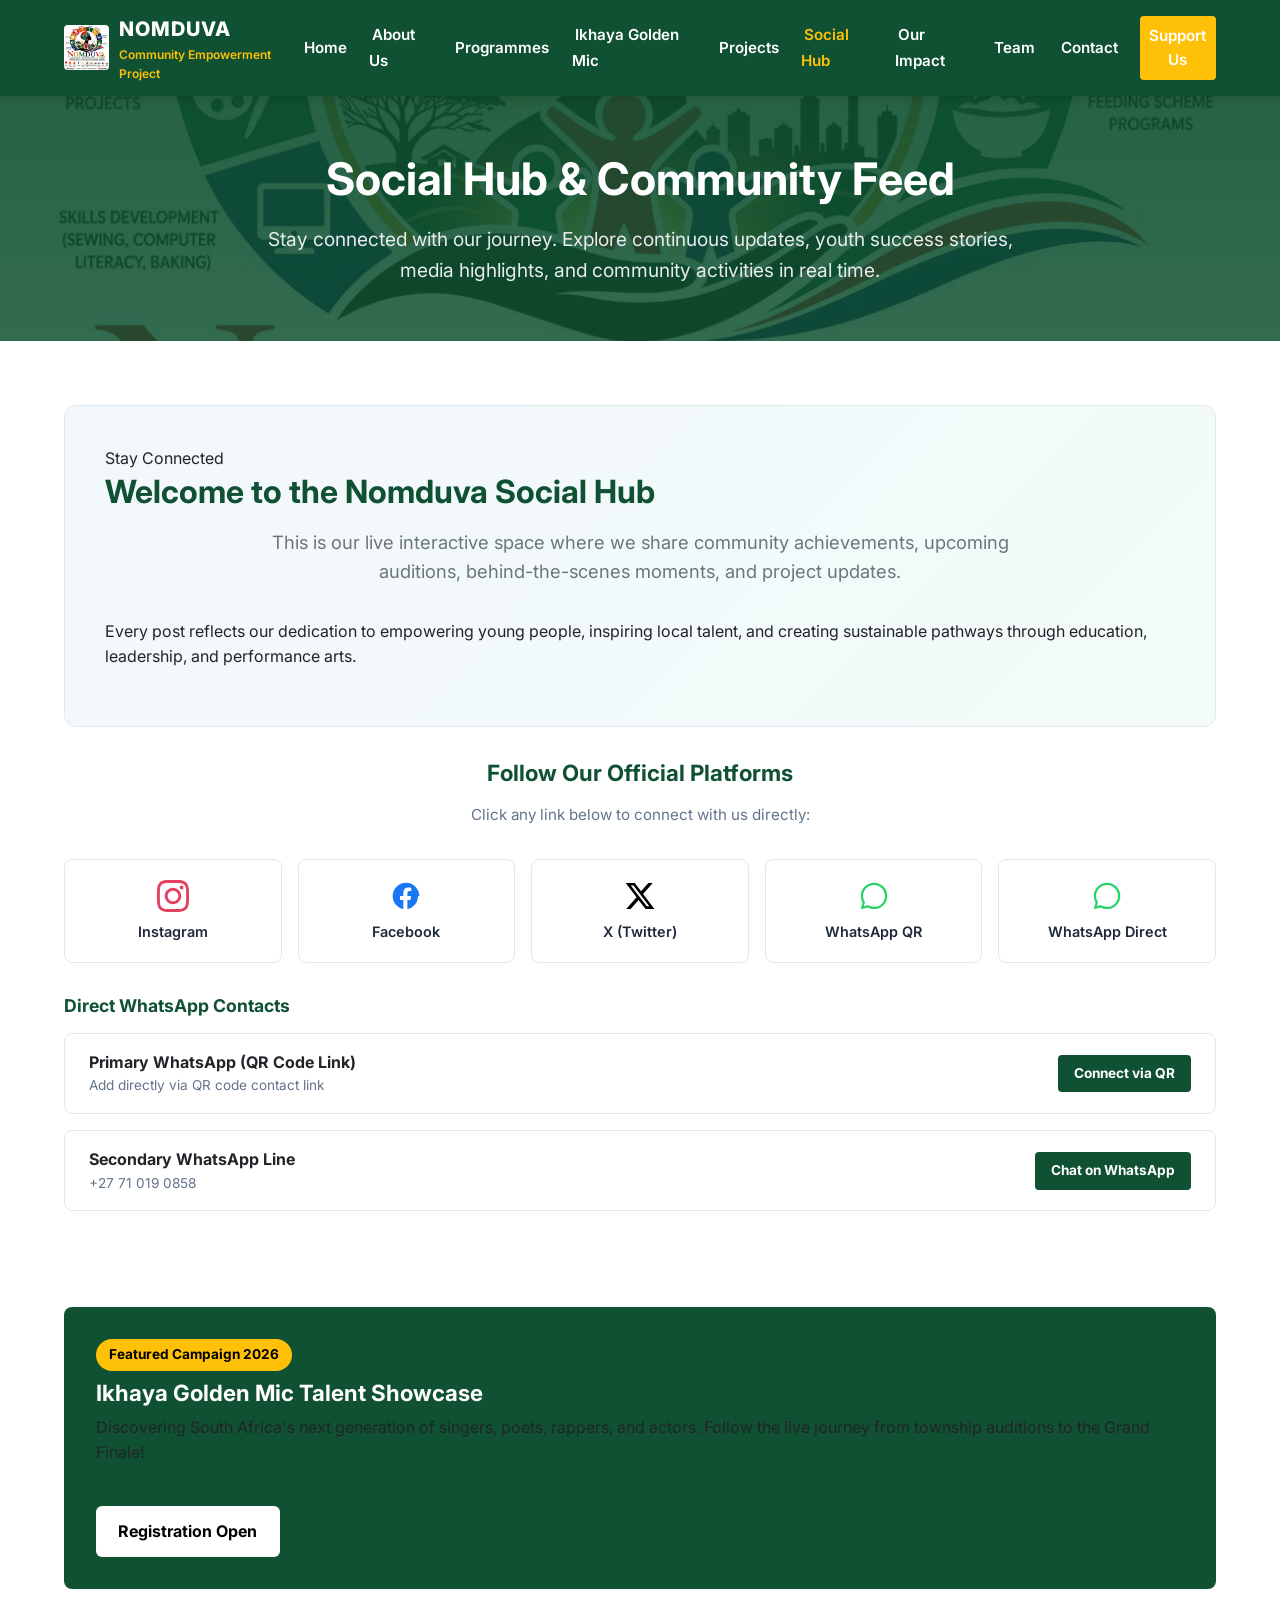
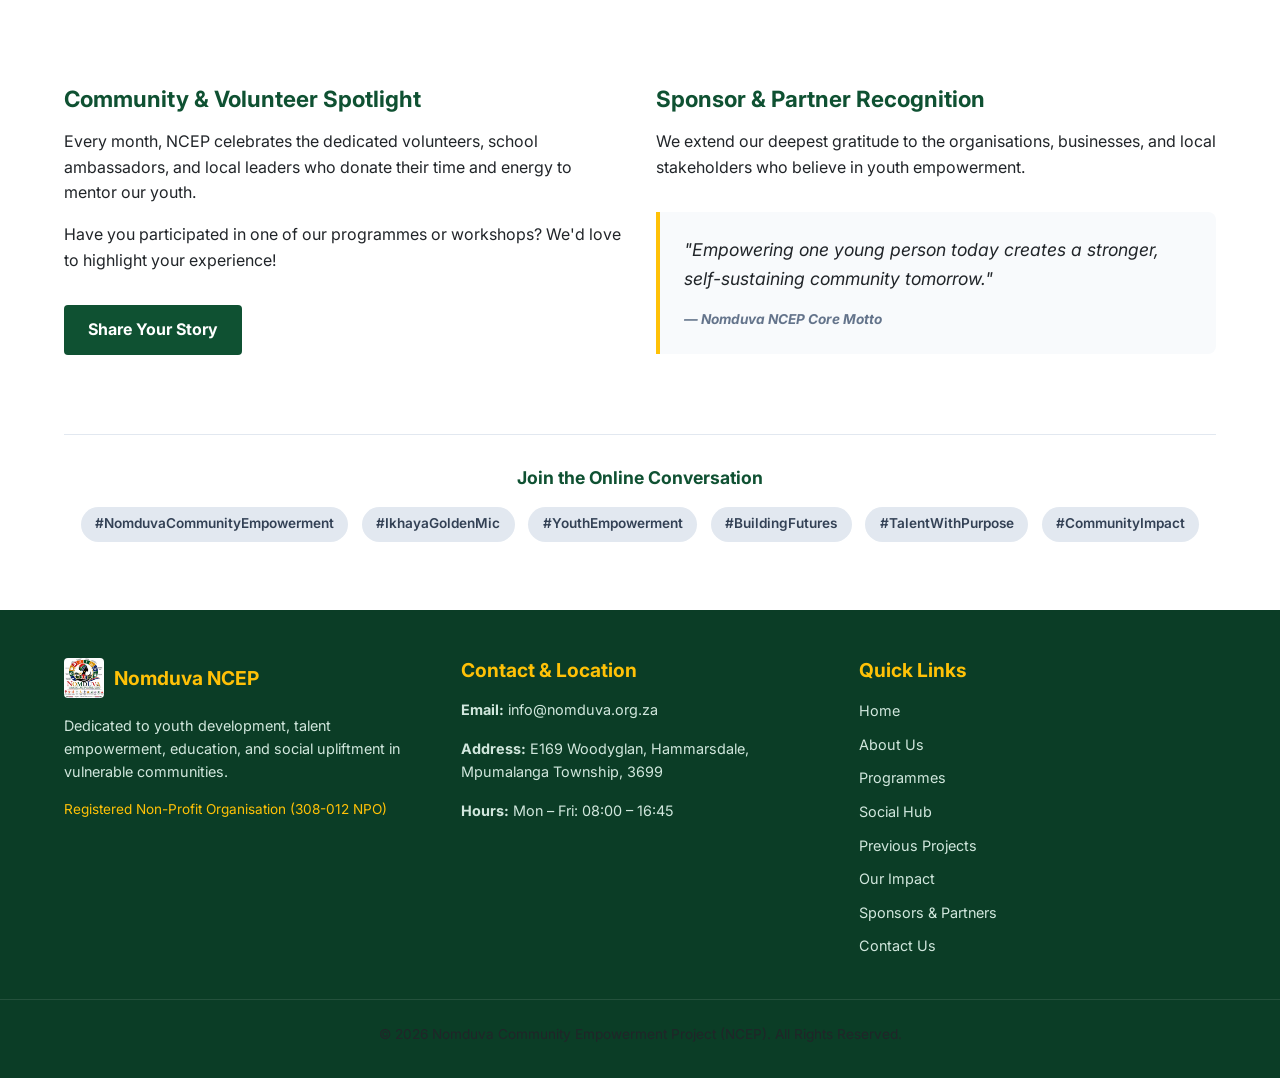
<file: socials.html>
<!DOCTYPE html>
<html lang="en">
<head>
    <meta charset="UTF-8">
    <meta name="viewport" content="width=device-width, initial-scale=1.0">
    <meta name="description" content="Nomduva NCEP Social Hub - Stay connected with our latest news, youth success stories, live updates, media gallery, and upcoming events in Hammarsdale.">
    <title>Social Hub & Live Updates | Nomduva Community Empowerment Project</title>
    
    <!-- Google Fonts -->
    <link rel="preconnect" href="https://fonts.googleapis.com">
    <link rel="preconnect" href="https://fonts.gstatic.com" crossorigin>
    <link href="https://fonts.googleapis.com/css2?family=Inter:wght@300;400;600;700;800&display=swap" rel="stylesheet">
    
    <!-- Custom Stylesheet -->
    <link rel="stylesheet" href="styles.css">
    
    <style>
        /* Social Page Specific Custom Styling */
        .social-hero-box {
            background: linear-gradient(135deg, rgba(0,102,204,0.05) 0%, rgba(16,185,129,0.05) 100%);
            border-radius: 12px;
            padding: 2.5rem;
            margin-bottom: 2rem;
            border: 1px solid #e2e8f0;
        }

        .social-links-grid {
            display: grid;
            grid-template-columns: repeat(auto-fit, minmax(140px, 1fr));
            gap: 1rem;
            margin: 2rem 0;
        }

        .social-card {
            display: flex;
            flex-direction: column;
            align-items: center;
            justify-content: center;
            padding: 1.2rem;
            background: #ffffff;
            border-radius: 8px;
            border: 1px solid #e2e8f0;
            text-decoration: none;
            color: #1e293b;
            font-weight: 600;
            font-size: 0.9rem;
            transition: transform 0.2s ease, box-shadow 0.2s ease;
        }

        .social-card:hover {
            transform: translateY(-4px);
            box-shadow: 0 4px 12px rgba(0,0,0,0.08);
        }

        .social-card svg {
            width: 32px;
            height: 32px;
            margin-bottom: 0.5rem;
        }

        /* Platform Color Accents */
        .social-card.facebook svg { fill: #1877F2; }
        .social-card.whatsapp svg { fill: #25D366; }
        .social-card.instagram svg { fill: #E4405F; }
        .social-card.youtube svg { fill: #FF0000; }
        .social-card.tiktok svg { fill: #000000; }
        .social-card.linkedin svg { fill: #0A66C2; }
        .social-card.x-twitter svg { fill: #000000; }

        .campaign-banner {
            background: var(--primary-color, #0066cc);
            color: #ffffff;
            padding: 2rem;
            border-radius: 8px;
            margin: 2rem 0;
            display: flex;
            justify-content: space-between;
            align-items: center;
            flex-wrap: wrap;
            gap: 1.5rem;
        }

        .campaign-banner h3 {
            color: #ffffff;
            margin-bottom: 0.5rem;
        }

        .campaign-badge {
            background: var(--accent-color, #f59e0b);
            color: #000;
            padding: 0.3rem 0.8rem;
            border-radius: 20px;
            font-size: 0.85rem;
            font-weight: 700;
            display: inline-block;
            margin-bottom: 0.5rem;
        }

        .hashtag-pill {
            display: inline-block;
            background: #e2e8f0;
            color: #334155;
            padding: 0.4rem 0.9rem;
            border-radius: 20px;
            font-size: 0.85rem;
            font-weight: 600;
            margin: 0.3rem;
        }

        .quote-box {
            background: #f8fafc;
            border-left: 4px solid var(--accent-color, #f59e0b);
            padding: 1.5rem;
            border-radius: 0 8px 8px 0;
            font-style: italic;
            font-size: 1.1rem;
            margin: 2rem 0;
        }

        .contact-pill-box {
            background: #ffffff;
            border: 1px solid #e2e8f0;
            padding: 1rem 1.5rem;
            border-radius: 8px;
            margin-top: 1rem;
            display: flex;
            align-items: center;
            justify-content: space-between;
            gap: 1rem;
            flex-wrap: wrap;
        }
    </style>
</head>
<body class="main-site">

    <!-- Header / Navigation -->
    <header class="site-header">
        <div class="container nav-container">
            <a href="index.html" class="logo" style="display: flex; align-items: center; gap: 10px;">
                <img src="IMG-20260426-WA0001.jpg" alt="Nomduva NCEP Logo" style="height: 45px; width: auto; border-radius: 4px;">
                <div style="display: flex; flex-direction: column;">
                    <span class="brand-name">NOMDUVA</span>
                    <span class="brand-sub">Community Empowerment Project</span>
                </div>
            </a>
            
            <nav class="main-nav">
                <ul>
                    <li><a href="index.html">Home</a></li>
                    <li><a href="about.html">About Us</a></li>
                    <li><a href="programmes.html">Programmes</a></li>
                    <li><a href="ikhaya.html">Ikhaya Golden Mic</a></li>
                    <li><a href="projects.html">Projects</a></li>
                    <li><a href="socials.html" class="active">Social Hub</a></li>
                    <li><a href="impact.html">Our Impact</a></li>
                    <li><a href="team.html">Team</a></li>
                    <li><a href="contact.html">Contact</a></li>
                    <li><a href="sponsors.html" class="btn-highlight">Support Us</a></li>
                </ul>
            </nav>
        </div>
    </header>

    <!-- Subpage Hero Section -->
    <section class="hero hero-subpage">
        <div class="container hero-content">
            <h1>Social Hub & Community Feed</h1>
            <p>Stay connected with our journey. Explore continuous updates, youth success stories, media highlights, and community activities in real time.</p>
        </div>
    </section>

    <!-- Welcome & Social Links Section -->
    <section class="about-section">
        <div class="container">
            <div class="social-hero-box">
                <span class="badge">Stay Connected</span>
                <h2>Welcome to the Nomduva Social Hub</h2>
                <p class="section-lead" style="margin-top: 0.5rem;">This is our live interactive space where we share community achievements, upcoming auditions, behind-the-scenes moments, and project updates.</p>
                <p>Every post reflects our dedication to empowering young people, inspiring local talent, and creating sustainable pathways through education, leadership, and performance arts.</p>
            </div>

            <h3 style="text-align: center; margin-top: 2rem;">Follow Our Official Platforms</h3>
            <p style="text-align: center; font-size: 0.95rem; color: #64748b;">Click any link below to connect with us directly:</p>

            <!-- Social Media Icon Grid with Real Links -->
            <div class="social-links-grid">
                <!-- Instagram -->
                <a href="https://www.instagram.com/nomduva_ncep?igsh=MTNxb2dzYWphaDBraQ==" class="social-card instagram" target="_blank" rel="noopener">
                    <svg viewBox="0 0 24 24"><path d="M12 2.163c3.204 0 3.584.012 4.85.07 3.252.148 4.771 1.691 4.919 4.919.058 1.265.069 1.645.069 4.849 0 3.205-.012 3.584-.069 4.849-.149 3.225-1.664 4.771-4.919 4.919-1.266.058-1.644.07-4.85.07-3.204 0-3.584-.012-4.849-.07-3.26-.149-4.771-1.699-4.919-4.92-.058-1.265-.07-1.644-.07-4.849 0-3.204.013-3.583.07-4.849.149-3.227 1.664-4.771 4.919-4.919 1.266-.057 1.645-.069 4.849-.069zm0-2.163c-3.259 0-3.667.014-4.947.072-4.358.2-6.78 2.618-6.98 6.98-.059 1.281-.073 1.689-.073 4.948 0 3.259.014 3.668.072 4.948.2 4.358 2.618 6.78 6.98 6.98 1.281.058 1.689.072 4.948.072 3.259 0 3.668-.014 4.948-.072 4.354-.2 6.782-2.618 6.979-6.98.059-1.28.073-1.689.073-4.948 0-3.259-.014-3.667-.072-4.947-.196-4.354-2.617-6.78-6.979-6.98-1.281-.059-1.69-.073-4.949-.073zm0 5.838c-3.403 0-6.162 2.759-6.162 6.162s2.759 6.163 6.162 6.163 6.162-2.759 6.162-6.163c0-3.403-2.759-6.162-6.162-6.162zm0 10.162c-2.209 0-4-1.79-4-4 0-2.209 1.791-4 4-4s4 1.791 4 4c0 2.21-1.791 4-4 4zm6.406-11.845c-.796 0-1.441.645-1.441 1.44s.645 1.44 1.441 1.44c.795 0 1.439-.645 1.439-1.44s-.644-1.44-1.439-1.44z"/></svg>
                    <span>Instagram</span>
                </a>

                <!-- Facebook -->
                <a href="https://www.facebook.com/profile.php?id=61592073793776" class="social-card facebook" target="_blank" rel="noopener">
                    <svg viewBox="0 0 24 24"><path d="M22 12c0-5.52-4.48-10-10-10S2 6.48 2 12c0 4.84 3.44 8.87 8 9.8V15H7.5v-3H10V9.5C10 7.01 11.49 5.6 13.73 5.6c1.07 0 2.19.19 2.19.19v2.41h-1.23c-1.24 0-1.63.77-1.63 1.56V12h2.72l-.43 3h-2.29v6.8c4.56-.93 8-4.96 8-9.8z"/></svg>
                    <span>Facebook</span>
                </a>

                <!-- X / Twitter -->
                <a href="https://x.com/NomduvaNCEP" class="social-card x-twitter" target="_blank" rel="noopener">
                    <svg viewBox="0 0 24 24"><path d="M18.244 2.25h3.308l-7.227 8.26 8.502 11.24H16.17l-5.214-6.817L4.99 21.75H1.68l7.73-8.835L1.254 2.25H8.08l4.713 6.231zm-1.161 17.52h1.833L7.084 4.126H5.117z"/></svg>
                    <span>X (Twitter)</span>
                </a>

                <!-- WhatsApp Contact / QR Link -->
                <a href="https://wa.me/qr/33S4L2TOKZXYE1" class="social-card whatsapp" target="_blank" rel="noopener">
                    <svg viewBox="0 0 24 24"><path d="M12.04 2c-5.46 0-9.91 4.45-9.91 9.91 0 1.75.46 3.45 1.32 4.95L2.05 22l5.25-1.38c1.45.79 3.08 1.21 4.74 1.21 5.46 0 9.91-4.45 9.91-9.91 0-2.65-1.03-5.14-2.9-7.01A9.816 9.816 0 0 0 12.04 2zm.01 1.67c4.55 0 8.24 3.69 8.24 8.24 0 2.2-.86 4.27-2.42 5.83a8.18 8.18 0 0 1-5.83 2.41c-1.48 0-2.93-.39-4.21-1.13l-.3-.18-3.12.82.83-3.04-.2-.32a8.212 8.212 0 0 1-1.26-4.39c0-4.55 3.69-8.24 8.24-8.24z"/></svg>
                    <span>WhatsApp QR</span>
                </a>

                <!-- WhatsApp Direct Line -->
                <a href="https://wa.me/27710190858" class="social-card whatsapp" target="_blank" rel="noopener">
                    <svg viewBox="0 0 24 24"><path d="M12.04 2c-5.46 0-9.91 4.45-9.91 9.91 0 1.75.46 3.45 1.32 4.95L2.05 22l5.25-1.38c1.45.79 3.08 1.21 4.74 1.21 5.46 0 9.91-4.45 9.91-9.91 0-2.65-1.03-5.14-2.9-7.01A9.816 9.816 0 0 0 12.04 2zm.01 1.67c4.55 0 8.24 3.69 8.24 8.24 0 2.2-.86 4.27-2.42 5.83a8.18 8.18 0 0 1-5.83 2.41c-1.48 0-2.93-.39-4.21-1.13l-.3-.18-3.12.82.83-3.04-.2-.32a8.212 8.212 0 0 1-1.26-4.39c0-4.55 3.69-8.24 8.24-8.24z"/></svg>
                    <span>WhatsApp Direct</span>
                </a>
            </div>

            <!-- WhatsApp Direct Contact Options -->
            <div style="margin-top: 2rem;">
                <h4>Direct WhatsApp Contacts</h4>
                <div class="contact-pill-box">
                    <div>
                        <strong>Primary WhatsApp (QR Code Link)</strong>
                        <p style="margin: 0; font-size: 0.85rem; color: #64748b;">Add directly via QR code contact link</p>
                    </div>
                    <a href="https://wa.me/qr/33S4L2TOKZXYE1" target="_blank" class="btn-primary" style="font-size: 0.85rem; padding: 0.5rem 1rem;">Connect via QR</a>
                </div>

                <div class="contact-pill-box">
                    <div>
                        <strong>Secondary WhatsApp Line</strong>
                        <p style="margin: 0; font-size: 0.85rem; color: #64748b;">+27 71 019 0858</p>
                    </div>
                    <a href="https://wa.me/27710190858" target="_blank" class="btn-primary" style="font-size: 0.85rem; padding: 0.5rem 1rem;">Chat on WhatsApp</a>
                </div>
            </div>
        </div>
    </section>

    <!-- Featured Campaign Banner -->
    <div class="container">
        <div class="campaign-banner">
            <div>
                <span class="campaign-badge">Featured Campaign 2026</span>
                <h3>Ikhaya Golden Mic Talent Showcase</h3>
                <p>Discovering South Africa's next generation of singers, poets, rappers, and actors. Follow the live journey from township auditions to the Grand Finale!</p>
            </div>
            <div>
                <a href="ikhaya.html" class="btn-highlight" style="background: #ffffff; color: #000; text-decoration: none; font-weight: 700; padding: 0.8rem 1.4rem; border-radius: 6px;">Registration Open</a>
            </div>
        </div>
    </div>

    <!-- Community Spotlight & Weekly Quote -->
    <section class="about-section">
        <div class="container">
            <div class="grid-2" style="gap:2rem; align-items: start;">
                
                <div>
                    <h3>Community & Volunteer Spotlight</h3>
                    <p>Every month, NCEP celebrates the dedicated volunteers, school ambassadors, and local leaders who donate their time and energy to mentor our youth.</p>
                    <p style="margin-top: 0.8rem;">Have you participated in one of our programmes or workshops? We'd love to highlight your experience!</p>
                    <a href="contact.html" class="btn-primary" style="margin-top: 1rem; display:inline-block;">Share Your Story</a>
                </div>

                <div>
                    <h3>Sponsor & Partner Recognition</h3>
                    <p>We extend our deepest gratitude to the organisations, businesses, and local stakeholders who believe in youth empowerment.</p>
                    <div class="quote-box">
                        <p>"Empowering one young person today creates a stronger, self-sustaining community tomorrow."</p>
                        <span style="font-size: 0.85rem; font-weight: 700; color: #64748b; display: block; margin-top: 0.5rem;">— Nomduva NCEP Core Motto</span>
                    </div>
                </div>

            </div>

            <!-- Official Campaign Hashtags -->
            <div style="text-align: center; margin-top: 3rem; padding-top: 2rem; border-top: 1px solid #e2e8f0;">
                <h4 style="margin-bottom: 0.8rem;">Join the Online Conversation</h4>
                <div>
                    <span class="hashtag-pill">#NomduvaCommunityEmpowerment</span>
                    <span class="hashtag-pill">#IkhayaGoldenMic</span>
                    <span class="hashtag-pill">#YouthEmpowerment</span>
                    <span class="hashtag-pill">#BuildingFutures</span>
                    <span class="hashtag-pill">#TalentWithPurpose</span>
                    <span class="hashtag-pill">#CommunityImpact</span>
                </div>
            </div>
        </div>
    </section>

    <!-- Footer -->
    <footer class="site-footer">
        <div class="container footer-grid">
            <div class="footer-col">
                <div style="display: flex; align-items: center; gap: 10px; margin-bottom: 1rem;">
                    <img src="IMG-20260426-WA0001.jpg" alt="Nomduva Logo" style="height: 40px; width: auto; border-radius: 4px;">
                    <h3 style="margin: 0;">Nomduva NCEP</h3>
                </div>
                <p>Dedicated to youth development, talent empowerment, education, and social upliftment in vulnerable communities.</p>
                <p style="margin-top: 0.8rem; font-size: 0.85rem; color: var(--accent-color, #f59e0b);">Registered Non-Profit Organisation (308-012 NPO)</p>
            </div>
            
            <div class="footer-col">
                <h3>Contact & Location</h3>
                <p><strong>Email:</strong> info@nomduva.org.za</p>
                <p><strong>Address:</strong> E169 Woodyglan, Hammarsdale, Mpumalanga Township, 3699</p>
                <p><strong>Hours:</strong> Mon – Fri: 08:00 – 16:45</p>
            </div>

            <div class="footer-col">
                <h3>Quick Links</h3>
                <ul>
                    <li><a href="index.html">Home</a></li>
                    <li><a href="about.html">About Us</a></li>
                    <li><a href="programmes.html">Programmes</a></li>
                    <li><a href="socials.html">Social Hub</a></li>
                    <li><a href="projects.html">Previous Projects</a></li>
                    <li><a href="impact.html">Our Impact</a></li>
                    <li><a href="sponsors.html">Sponsors & Partners</a></li>
                    <li><a href="contact.html">Contact Us</a></li>
                </ul>
            </div>
        </div>

        <div class="footer-bottom">
            <div class="container">
                <p>&copy; 2026 Nomduva Community Empowerment Project (NCEP). All Rights Reserved.</p>
            </div>
        </div>
    </footer>

    <script src="script.js"></script>
</body>
                                                                              </html>
</file>
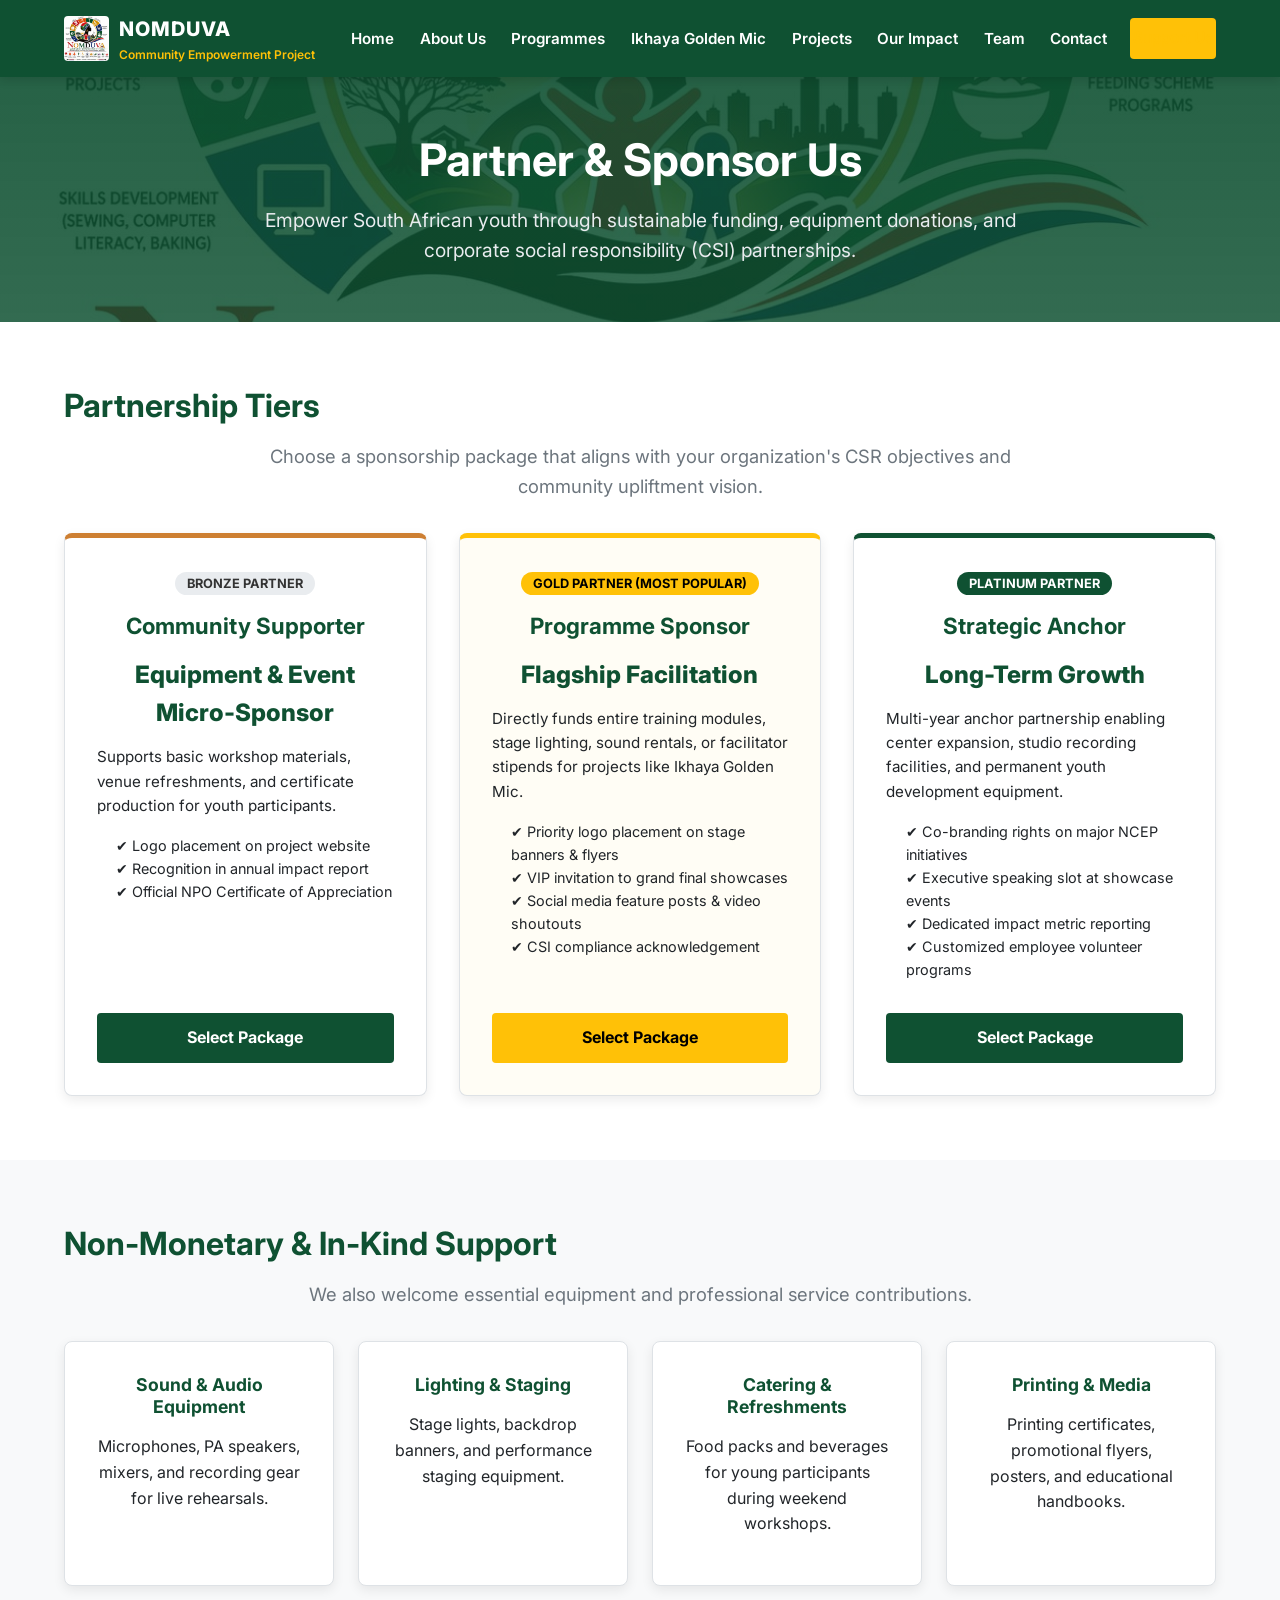
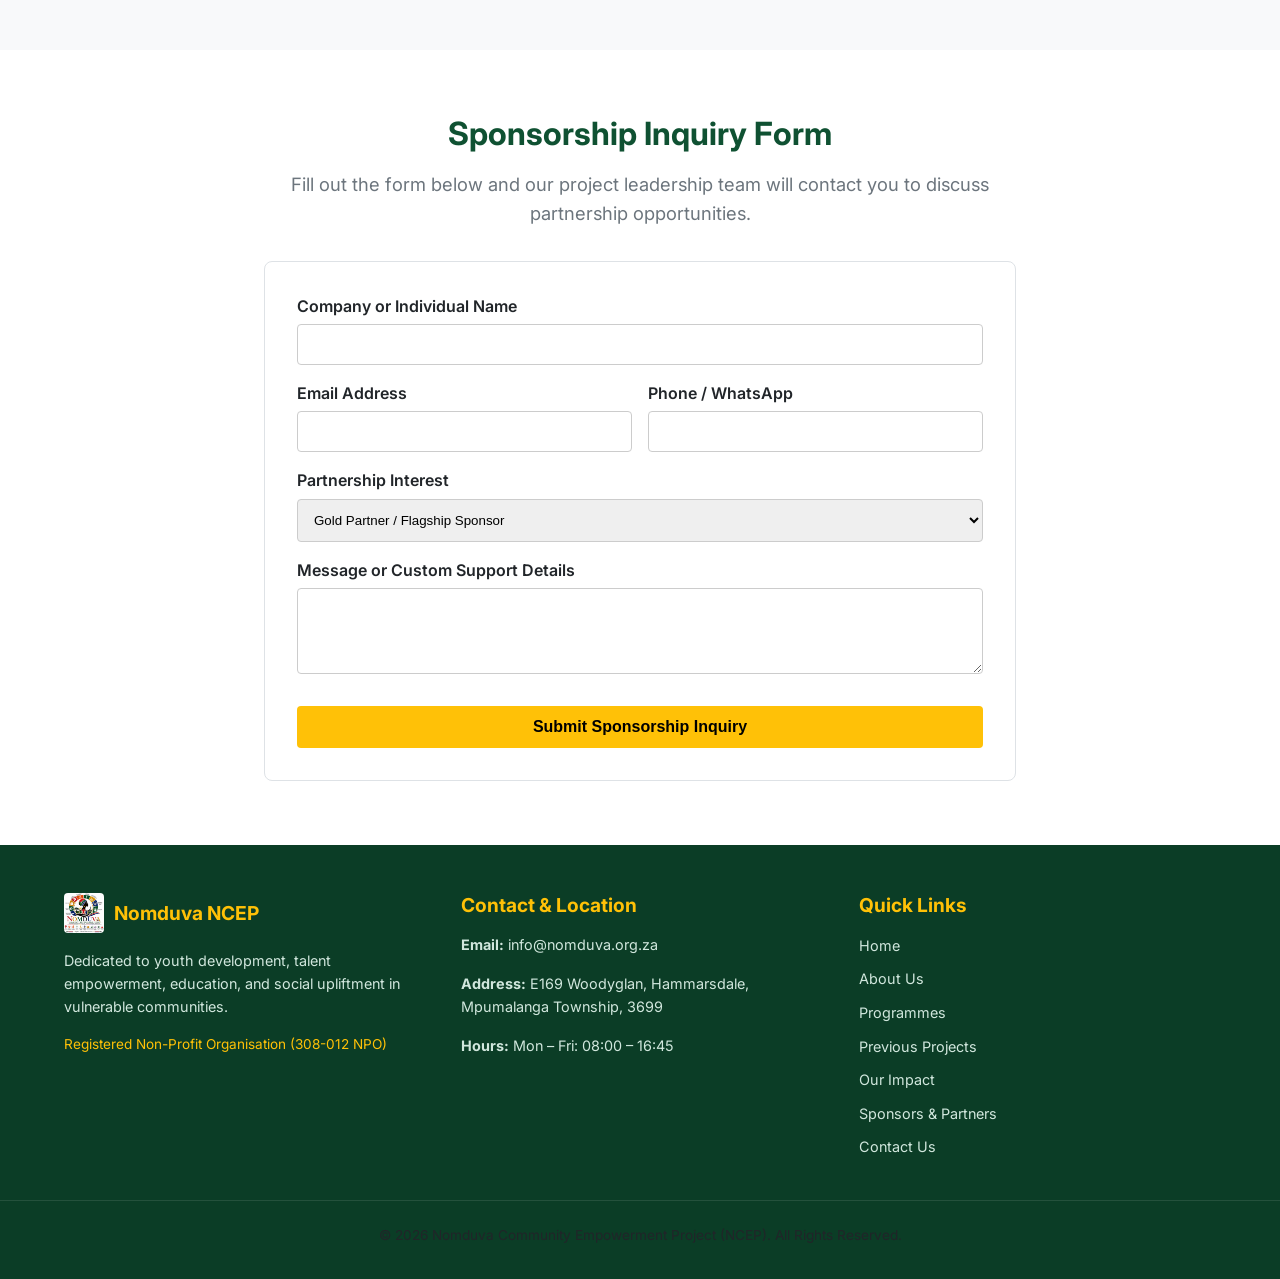
<file: sponsors.html>
<!DOCTYPE html>
<html lang="en">
<head>
    <meta charset="UTF-8">
    <meta name="viewport" content="width=device-width, initial-scale=1.0">
    <meta name="description" content="Partner with Nomduva Community Empowerment Project (NCEP). Explore corporate sponsorship tiers, donor options, and community partnership opportunities.">
    <title>Sponsors & Partners | Nomduva Community Empowerment Project</title>
    
    <!-- Google Fonts -->
    <link rel="preconnect" href="https://fonts.googleapis.com">
    <link rel="preconnect" href="https://fonts.gstatic.com" crossorigin>
    <link href="https://fonts.googleapis.com/css2?family=Inter:wght@300;400;600;700;800&display=swap" rel="stylesheet">
    
    <!-- Custom Stylesheet -->
    <link rel="stylesheet" href="styles.css">
</head>
<body class="main-site">

    <!-- Header / Navigation -->
    <header class="site-header">
        <div class="container nav-container">
            <a href="index.html" class="logo" style="display: flex; align-items: center; gap: 10px;">
                <img src="IMG-20260426-WA0001.jpg" alt="Nomduva NCEP Logo" style="height: 45px; width: auto; border-radius: 4px;">
                <div style="display: flex; flex-direction: column;">
                    <span class="brand-name">NOMDUVA</span>
                    <span class="brand-sub">Community Empowerment Project</span>
                </div>
            </a>
            
            <nav class="main-nav">
                <ul>
                    <li><a href="index.html">Home</a></li>
                    <li><a href="about.html">About Us</a></li>
                    <li><a href="programmes.html">Programmes</a></li>
                    <li><a href="ikhaya.html">Ikhaya Golden Mic</a></li>
                    <li><a href="projects.html">Projects</a></li>
                    <li><a href="impact.html">Our Impact</a></li>
                    <li><a href="team.html">Team</a></li>
                    <li><a href="contact.html">Contact</a></li>
                    <li><a href="sponsors.html" class="active btn-highlight">Support Us</a></li>
                </ul>
            </nav>
        </div>
    </header>

    <!-- Subpage Hero Section -->
    <section class="hero hero-subpage">
        <div class="container hero-content">
            <h1>Partner & Sponsor Us</h1>
            <p>Empower South African youth through sustainable funding, equipment donations, and corporate social responsibility (CSI) partnerships.</p>
        </div>
    </section>

    <!-- Sponsorship Tiers Section -->
    <section class="about-section">
        <div class="container">
            <h2>Partnership Tiers</h2>
            <p class="section-lead">Choose a sponsorship package that aligns with your organization's CSR objectives and community upliftment vision.</p>
            
            <div class="grid-3" style="margin-top: 2rem;">
                
                <!-- Tier 1: Bronze -->
                <div class="card text-center" style="border-top: 5px solid #cd7f32; display: flex; flex-direction: column; justify-content: space-between;">
                    <div>
                        <span style="background: #e9ecef; color: #333; font-size: 0.8rem; font-weight: 700; padding: 4px 12px; border-radius: 12px; text-transform: uppercase;">Bronze Partner</span>
                        <h3 style="margin-top: 1rem;">Community Supporter</h3>
                        <p style="font-size: 1.5rem; font-weight: 800; color: #0f5132; margin: 0.8rem 0;">Equipment & Event Micro-Sponsor</p>
                        <p style="text-align: left; font-size: 0.95rem;">
                            Supports basic workshop materials, venue refreshments, and certificate production for youth participants.
                        </p>
                        <ul style="text-align: left; margin: 1rem 0; padding-left: 1.2rem; font-size: 0.9rem;">
                            <li>✔ Logo placement on project website</li>
                            <li>✔ Recognition in annual impact report</li>
                            <li>✔ Official NPO Certificate of Appreciation</li>
                        </ul>
                    </div>
                    <a href="#sponsor-form" class="btn-primary" style="margin-top: 1rem;">Select Package</a>
                </div>

                <!-- Tier 2: Gold / Featured -->
                <div class="card text-center" style="border-top: 5px solid #ffc107; background: #fffdf5; display: flex; flex-direction: column; justify-content: space-between; position: relative;">
                    <div>
                        <span style="background: #ffc107; color: #000; font-size: 0.8rem; font-weight: 700; padding: 4px 12px; border-radius: 12px; text-transform: uppercase;">Gold Partner (Most Popular)</span>
                        <h3 style="margin-top: 1rem;">Programme Sponsor</h3>
                        <p style="font-size: 1.5rem; font-weight: 800; color: #0f5132; margin: 0.8rem 0;">Flagship Facilitation</p>
                        <p style="text-align: left; font-size: 0.95rem;">
                            Directly funds entire training modules, stage lighting, sound rentals, or facilitator stipends for projects like Ikhaya Golden Mic.
                        </p>
                        <ul style="text-align: left; margin: 1rem 0; padding-left: 1.2rem; font-size: 0.9rem;">
                            <li>✔ Priority logo placement on stage banners & flyers</li>
                            <li>✔ VIP invitation to grand final showcases</li>
                            <li>✔ Social media feature posts & video shoutouts</li>
                            <li>✔ CSI compliance acknowledgement</li>
                        </ul>
                    </div>
                    <a href="#sponsor-form" class="btn-highlight" style="margin-top: 1rem;">Select Package</a>
                </div>

                <!-- Tier 3: Platinum -->
                <div class="card text-center" style="border-top: 5px solid #0f5132; display: flex; flex-direction: column; justify-content: space-between;">
                    <div>
                        <span style="background: #0f5132; color: #fff; font-size: 0.8rem; font-weight: 700; padding: 4px 12px; border-radius: 12px; text-transform: uppercase;">Platinum Partner</span>
                        <h3 style="margin-top: 1rem;">Strategic Anchor</h3>
                        <p style="font-size: 1.5rem; font-weight: 800; color: #0f5132; margin: 0.8rem 0;">Long-Term Growth</p>
                        <p style="text-align: left; font-size: 0.95rem;">
                            Multi-year anchor partnership enabling center expansion, studio recording facilities, and permanent youth development equipment.
                        </p>
                        <ul style="text-align: left; margin: 1rem 0; padding-left: 1.2rem; font-size: 0.9rem;">
                            <li>✔ Co-branding rights on major NCEP initiatives</li>
                            <li>✔ Executive speaking slot at showcase events</li>
                            <li>✔ Dedicated impact metric reporting</li>
                            <li>✔ Customized employee volunteer programs</li>
                        </ul>
                    </div>
                    <a href="#sponsor-form" class="btn-primary" style="margin-top: 1rem;">Select Package</a>
                </div>

            </div>
        </div>
    </section>

    <!-- In-Kind Donations Section -->
    <section class="pillars-section bg-light">
        <div class="container">
            <h2>Non-Monetary & In-Kind Support</h2>
            <p class="section-lead">We also welcome essential equipment and professional service contributions.</p>
            <div class="grid-4">
                <div class="program-card text-center">
                    <h4>Sound & Audio Equipment</h4>
                    <p>Microphones, PA speakers, mixers, and recording gear for live rehearsals.</p>
                </div>
                <div class="program-card text-center">
                    <h4>Lighting & Staging</h4>
                    <p>Stage lights, backdrop banners, and performance staging equipment.</p>
                </div>
                <div class="program-card text-center">
                    <h4>Catering & Refreshments</h4>
                    <p>Food packs and beverages for young participants during weekend workshops.</p>
                </div>
                <div class="program-card text-center">
                    <h4>Printing & Media</h4>
                    <p>Printing certificates, promotional flyers, posters, and educational handbooks.</p>
                </div>
            </div>
        </div>
    </section>

    <!-- Sponsorship Inquiry Form -->
    <section id="sponsor-form" class="about-section">
        <div class="container" style="max-width: 800px;">
            <h2 class="text-center">Sponsorship Inquiry Form</h2>
            <p class="section-lead text-center">Fill out the form below and our project leadership team will contact you to discuss partnership opportunities.</p>
            
            <form action="mailto:info@nomduva.org.za" method="post" enctype="text/plain" style="background: #fff; padding: 2rem; border-radius: 8px; border: 1px solid #dee2e6; margin-top: 1.5rem;">
                <div style="margin-bottom: 1rem;">
                    <label style="display: block; font-weight: 600; margin-bottom: 0.3rem;">Company or Individual Name</label>
                    <input type="text" name="Sponsor_Name" required style="width: 100%; padding: 0.75rem; border: 1px solid #ccc; border-radius: 4px;">
                </div>
                
                <div style="display: grid; grid-template-columns: 1fr 1fr; gap: 1rem; margin-bottom: 1rem;">
                    <div>
                        <label style="display: block; font-weight: 600; margin-bottom: 0.3rem;">Email Address</label>
                        <input type="email" name="Sponsor_Email" required style="width: 100%; padding: 0.75rem; border: 1px solid #ccc; border-radius: 4px;">
                    </div>
                    <div>
                        <label style="display: block; font-weight: 600; margin-bottom: 0.3rem;">Phone / WhatsApp</label>
                        <input type="tel" name="Sponsor_Phone" required style="width: 100%; padding: 0.75rem; border: 1px solid #ccc; border-radius: 4px;">
                    </div>
                </div>

                <div style="margin-bottom: 1rem;">
                    <label style="display: block; font-weight: 600; margin-bottom: 0.3rem;">Partnership Interest</label>
                    <select name="Partnership_Tier" style="width: 100%; padding: 0.75rem; border: 1px solid #ccc; border-radius: 4px;">
                        <option value="Gold">Gold Partner / Flagship Sponsor</option>
                        <option value="Bronze">Bronze Partner / Community Supporter</option>
                        <option value="Platinum">Platinum Strategic Anchor</option>
                        <option value="In-Kind">In-Kind Equipment or Service Donation</option>
                    </select>
                </div>

                <div style="margin-bottom: 1.5rem;">
                    <label style="display: block; font-weight: 600; margin-bottom: 0.3rem;">Message or Custom Support Details</label>
                    <textarea name="Message" rows="4" style="width: 100%; padding: 0.75rem; border: 1px solid #ccc; border-radius: 4px;"></textarea>
                </div>

                <button type="submit" class="btn-highlight" style="width: 100%; border: none; font-size: 1rem; cursor: pointer;">Submit Sponsorship Inquiry</button>
            </form>
        </div>
    </section>

    <!-- Footer -->
    <footer class="site-footer">
        <div class="container footer-grid">
            <div class="footer-col">
                <div style="display: flex; align-items: center; gap: 10px; margin-bottom: 1rem;">
                    <img src="IMG-20260426-WA0001.jpg" alt="Nomduva Logo" style="height: 40px; width: auto; border-radius: 4px;">
                    <h3 style="margin: 0;">Nomduva NCEP</h3>
                </div>
                <p>Dedicated to youth development, talent empowerment, education, and social upliftment in vulnerable communities.</p>
                <p style="margin-top: 0.8rem; font-size: 0.85rem; color: #ffc107;">Registered Non-Profit Organisation (308-012 NPO)</p>
            </div>
            
            <div class="footer-col">
                <h3>Contact & Location</h3>
                <p><strong>Email:</strong> info@nomduva.org.za</p>
                <p><strong>Address:</strong> E169 Woodyglan, Hammarsdale, Mpumalanga Township, 3699</p>
                <p><strong>Hours:</strong> Mon – Fri: 08:00 – 16:45</p>
            </div>

            <div class="footer-col">
                <h3>Quick Links</h3>
                <ul>
                    <li><a href="index.html">Home</a></li>
                    <li><a href="about.html">About Us</a></li>
                    <li><a href="programmes.html">Programmes</a></li>
                    <li><a href="projects.html">Previous Projects</a></li>
                    <li><a href="impact.html">Our Impact</a></li>
                    <li><a href="sponsors.html">Sponsors & Partners</a></li>
                    <li><a href="contact.html">Contact Us</a></li>
                </ul>
            </div>
        </div>

        <div class="footer-bottom">
            <div class="container">
                <p>&copy; 2026 Nomduva Community Empowerment Project (NCEP). All Rights Reserved.</p>
            </div>
        </div>
    </footer>

    <script src="script.js"></script>
</body>
                                                       </html>
</file>
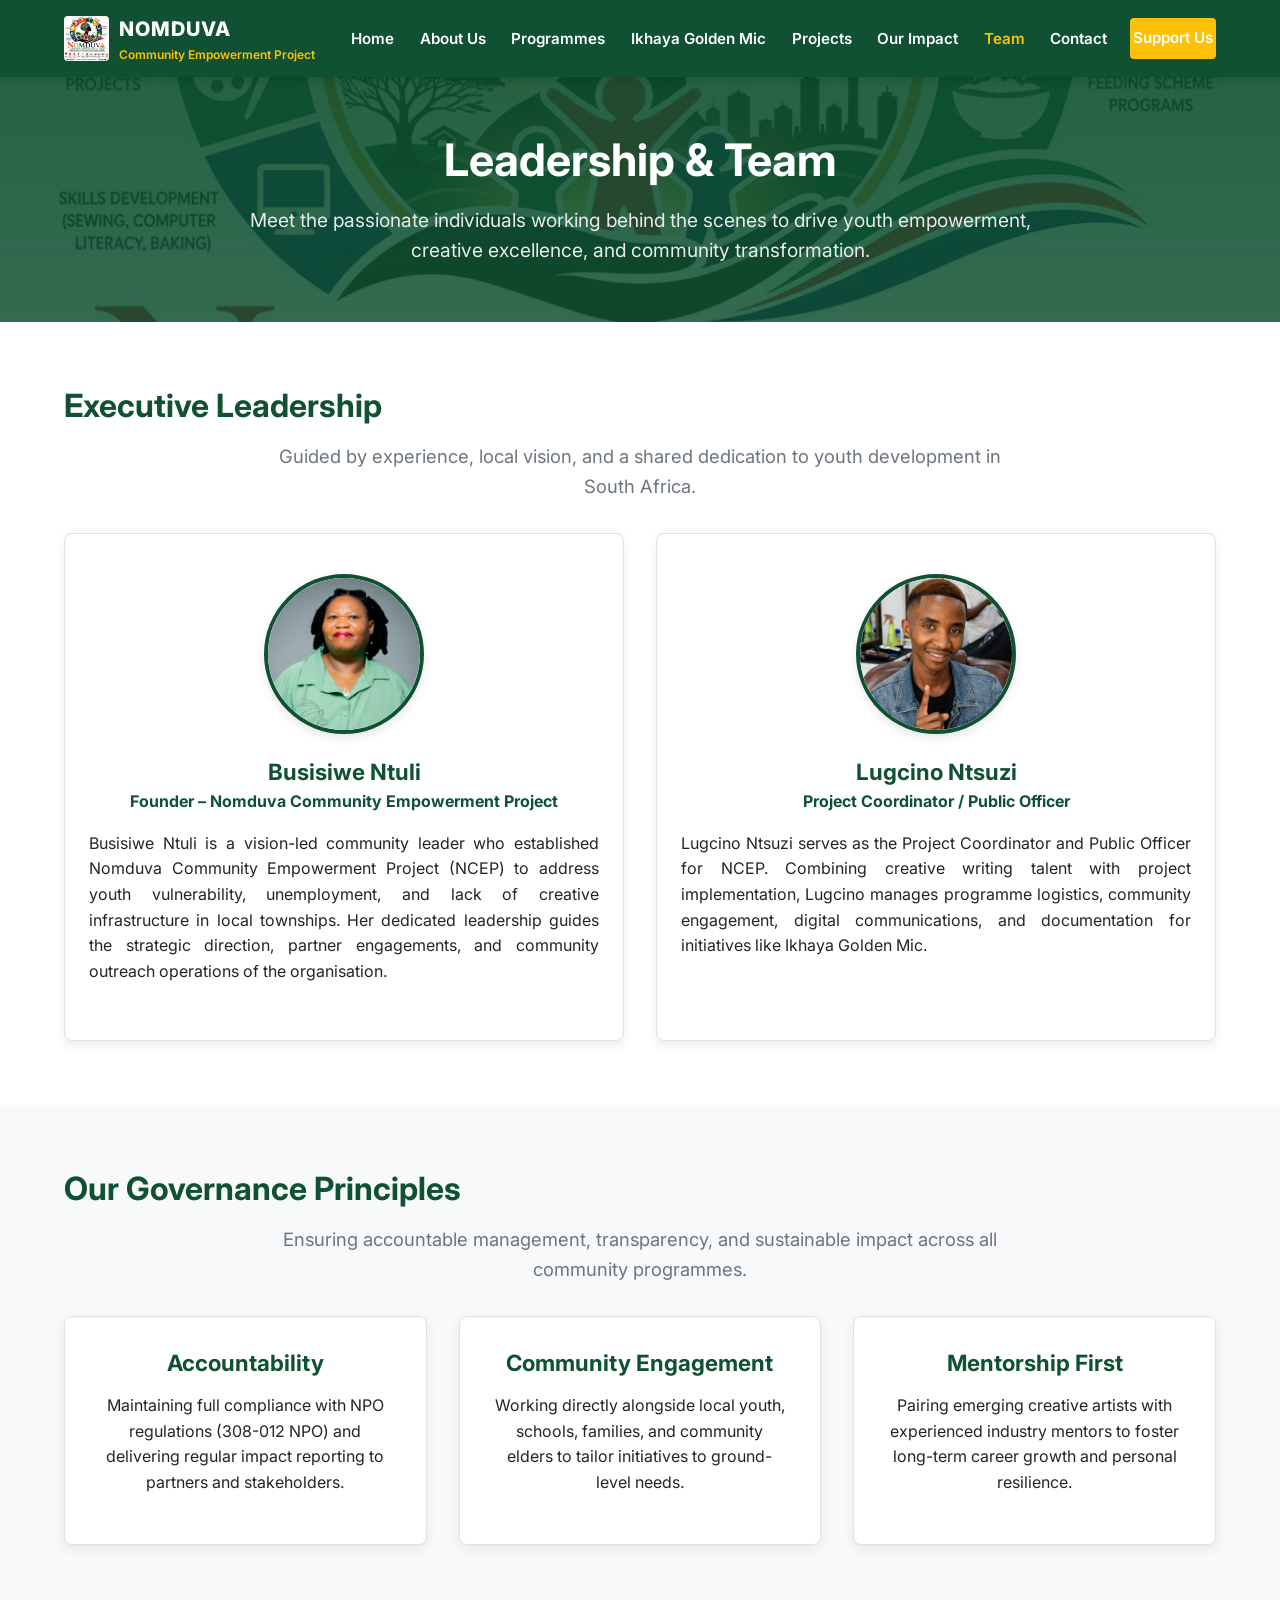
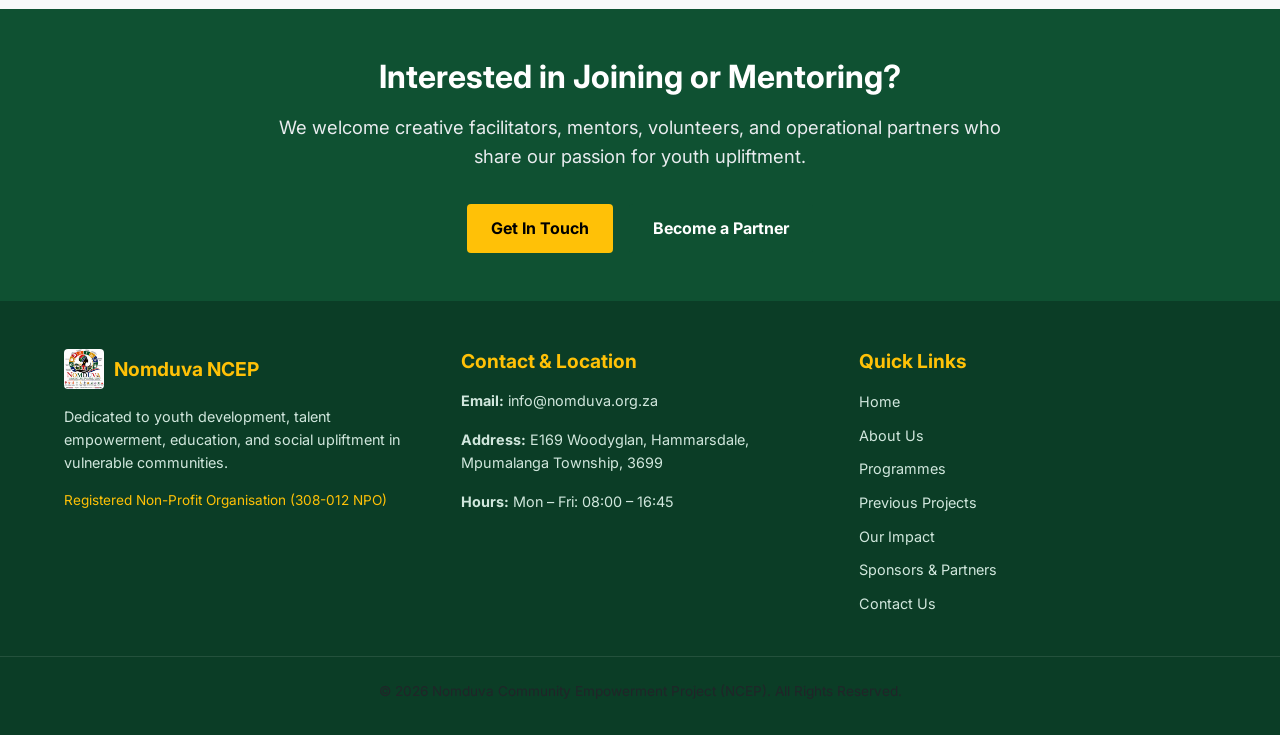
<file: team.html>
<!DOCTYPE html>
<html lang="en">
<head>
    <meta charset="UTF-8">
    <meta name="viewport" content="width=device-width, initial-scale=1.0">
    <meta name="description" content="Meet the dedicated team, leadership, and project coordinators driving Nomduva Community Empowerment Project (NCEP).">
    <title>Our Team & Leadership | Nomduva Community Empowerment Project</title>
    
    <!-- Google Fonts -->
    <link rel="preconnect" href="https://fonts.googleapis.com">
    <link rel="preconnect" href="https://fonts.gstatic.com" crossorigin>
    <link href="https://fonts.googleapis.com/css2?family=Inter:wght@300;400;600;700;800&display=swap" rel="stylesheet">
    
    <!-- Custom Stylesheet -->
    <link rel="stylesheet" href="styles.css">
</head>
<body class="main-site">

    <!-- Header / Navigation -->
    <header class="site-header">
        <div class="container nav-container">
            <a href="index.html" class="logo" style="display: flex; align-items: center; gap: 10px;">
                <img src="IMG-20260426-WA0001.jpg" alt="Nomduva NCEP Logo" style="height: 45px; width: auto; border-radius: 4px;">
                <div style="display: flex; flex-direction: column;">
                    <span class="brand-name">NOMDUVA</span>
                    <span class="brand-sub">Community Empowerment Project</span>
                </div>
            </a>
            
            <nav class="main-nav">
                <ul>
                    <li><a href="index.html">Home</a></li>
                    <li><a href="about.html">About Us</a></li>
                    <li><a href="programmes.html">Programmes</a></li>
                    <li><a href="ikhaya.html">Ikhaya Golden Mic</a></li>
                    <li><a href="projects.html">Projects</a></li>
                    <li><a href="impact.html">Our Impact</a></li>
                    <li><a href="team.html" class="active">Team</a></li>
                    <li><a href="contact.html">Contact</a></li>
                    <li><a href="sponsors.html" class="btn-highlight">Support Us</a></li>
                </ul>
            </nav>
        </div>
    </header>

    <!-- Subpage Hero Section -->
    <section class="hero hero-subpage">
        <div class="container hero-content">
            <h1>Leadership & Team</h1>
            <p>Meet the passionate individuals working behind the scenes to drive youth empowerment, creative excellence, and community transformation.</p>
        </div>
    </section>

    <!-- Leadership Profiles Section -->
    <section class="about-section">
        <div class="container">
            <h2>Executive Leadership</h2>
            <p class="section-lead">Guided by experience, local vision, and a shared dedication to youth development in South Africa.</p>
            
            <div class="grid-2" style="margin-top: 2rem;">
                
                <!-- Founder Profile -->
                <div class="card" style="display: flex; flex-direction: column; align-items: center; text-align: center; padding: 2.5rem 1.5rem;">
                    <img src="IMG-20260722-WA0022.jpg" alt="Busisiwe Ntuli" style="width: 160px; height: 160px; border-radius: 50%; object-fit: cover; margin-bottom: 1.5rem; border: 4px solid #0f5132; box-shadow: 0 4px 10px rgba(0,0,0,0.1);">
                    <h3 style="margin-bottom: 0.2rem;">Busisiwe Ntuli</h3>
                    <p style="color: #0f5132; font-weight: 700; margin-bottom: 1rem;">Founder – Nomduva Community Empowerment Project</p>
                    <p style="text-align: justify;">
                        Busisiwe Ntuli is a vision-led community leader who established Nomduva Community Empowerment Project (NCEP) to address youth vulnerability, unemployment, and lack of creative infrastructure in local townships. Her dedicated leadership guides the strategic direction, partner engagements, and community outreach operations of the organisation.
                    </p>
                </div>

                <!-- Project Coordinator Profile -->
                <div class="card" style="display: flex; flex-direction: column; align-items: center; text-align: center; padding: 2.5rem 1.5rem;">
                    <img src="lugcino.jpg" alt="Lugcino Ntsuzi" style="width: 160px; height: 160px; border-radius: 50%; object-fit: cover; margin-bottom: 1.5rem; border: 4px solid #0f5132; box-shadow: 0 4px 10px rgba(0,0,0,0.1);">
                    <h3 style="margin-bottom: 0.2rem;">Lugcino Ntsuzi</h3>
                    <p style="color: #0f5132; font-weight: 700; margin-bottom: 1rem;">Project Coordinator / Public Officer</p>
                    <p style="text-align: justify;">
                        Lugcino Ntsuzi serves as the Project Coordinator and Public Officer for NCEP. Combining creative writing talent with project implementation, Lugcino manages programme logistics, community engagement, digital communications, and documentation for initiatives like Ikhaya Golden Mic.
                    </p>
                </div>

            </div>
        </div>
    </section>

    <!-- Organisational Values & Governance -->
    <section class="pillars-section bg-light">
        <div class="container">
            <h2>Our Governance Principles</h2>
            <p class="section-lead">Ensuring accountable management, transparency, and sustainable impact across all community programmes.</p>
            
            <div class="grid-3">
                <div class="card text-center">
                    <h3>Accountability</h3>
                    <p>Maintaining full compliance with NPO regulations (308-012 NPO) and delivering regular impact reporting to partners and stakeholders.</p>
                </div>
                <div class="card text-center">
                    <h3>Community Engagement</h3>
                    <p>Working directly alongside local youth, schools, families, and community elders to tailor initiatives to ground-level needs.</p>
                </div>
                <div class="card text-center">
                    <h3>Mentorship First</h3>
                    <p>Pairing emerging creative artists with experienced industry mentors to foster long-term career growth and personal resilience.</p>
                </div>
            </div>
        </div>
    </section>

    <!-- Call to Action Banner -->
    <section class="cta-section">
        <div class="container text-center" style="padding: 3rem 0;">
            <h2>Interested in Joining or Mentoring?</h2>
            <p class="section-lead">We welcome creative facilitators, mentors, volunteers, and operational partners who share our passion for youth upliftment.</p>
            <div style="display: flex; justify-content: center; gap: 1rem; flex-wrap: wrap; margin-top: 1.5rem;">
                <a href="contact.html" class="btn-highlight">Get In Touch</a>
                <a href="sponsors.html" class="btn-primary">Become a Partner</a>
            </div>
        </div>
    </section>

    <!-- Footer -->
    <footer class="site-footer">
        <div class="container footer-grid">
            <div class="footer-col">
                <div style="display: flex; align-items: center; gap: 10px; margin-bottom: 1rem;">
                    <img src="IMG-20260426-WA0001.jpg" alt="Nomduva Logo" style="height: 40px; width: auto; border-radius: 4px;">
                    <h3 style="margin: 0;">Nomduva NCEP</h3>
                </div>
                <p>Dedicated to youth development, talent empowerment, education, and social upliftment in vulnerable communities.</p>
                <p style="margin-top: 0.8rem; font-size: 0.85rem; color: #ffc107;">Registered Non-Profit Organisation (308-012 NPO)</p>
            </div>
            
            <div class="footer-col">
                <h3>Contact & Location</h3>
                <p><strong>Email:</strong> info@nomduva.org.za</p>
                <p><strong>Address:</strong> E169 Woodyglan, Hammarsdale, Mpumalanga Township, 3699</p>
                <p><strong>Hours:</strong> Mon – Fri: 08:00 – 16:45</p>
            </div>

            <div class="footer-col">
                <h3>Quick Links</h3>
                <ul>
                    <li><a href="index.html">Home</a></li>
                    <li><a href="about.html">About Us</a></li>
                    <li><a href="programmes.html">Programmes</a></li>
                    <li><a href="projects.html">Previous Projects</a></li>
                    <li><a href="impact.html">Our Impact</a></li>
                    <li><a href="sponsors.html">Sponsors & Partners</a></li>
                    <li><a href="contact.html">Contact Us</a></li>
                </ul>
            </div>
        </div>

        <div class="footer-bottom">
            <div class="container">
                <p>&copy; 2026 Nomduva Community Empowerment Project (NCEP). All Rights Reserved.</p>
            </div>
        </div>
    </footer>

    <script src="script.js"></script>
</body>
                                                            </html>
</file>
<file: styles.css>
/* ==========================================
   Nomduva Community Empowerment Project (NCEP)
   Unified Global Stylesheet (2026)
   ========================================== */

/* --- CSS Variables & Design Tokens --- */
:root {
    --primary-color: #0f5132;      /* Deep Forest Green */
    --primary-hover: #0a3822;
    --accent-color: #ffc107;       /* Gold / Accent Yellow */
    --accent-hover: #e0a800;
    --text-dark: #212529;          /* Dark Charcoal Text */
    --text-muted: #6c757d;
    --bg-light: #f8f9fa;           /* Off-White / Light Grey */
    --bg-white: #ffffff;
    --border-color: #dee2e6;
    --font-main: 'Inter', -apple-system, BlinkMacSystemFont, "Segoe UI", Roboto, sans-serif;
    --box-shadow: 0 4px 12px rgba(0, 0, 0, 0.08);
    --border-radius: 8px;
    --transition-speed: 0.3s;
}

/* --- Base & Reset --- */
*, *::before, *::after {
    box-sizing: border-box;
    margin: 0;
    padding: 0;
}

html {
    scroll-behavior: smooth;
    font-size: 16px;
}

body {
    font-family: var(--font-main);
    color: var(--text-dark);
    background-color: var(--bg-white);
    line-height: 1.6;
    -webkit-font-smoothing: antialiased;
}

a {
    color: var(--primary-color);
    text-decoration: none;
    transition: color var(--transition-speed) ease;
}

a:hover {
    color: var(--primary-hover);
}

img {
    max-width: 100%;
    height: auto;
    display: block;
}

ul {
    list-style: none;
}

/* --- Container & Layout Helpers --- */
.container {
    width: 100%;
    max-width: 1200px;
    margin: 0 auto;
    padding: 0 1.5rem;
}

.text-center { text-align: center; }
.bg-light { background-color: var(--bg-light); }

/* --- Typography & Headings --- */
h1, h2, h3, h4 {
    color: var(--primary-color);
    font-weight: 700;
    line-height: 1.25;
    margin-bottom: 1rem;
}

h1 { font-size: 2.5rem; }
h2 { font-size: 2rem; }
h3 { font-size: 1.4rem; }
h4 { font-size: 1.1rem; }

p {
    margin-bottom: 1rem;
    color: var(--text-dark);
}

.section-lead {
    font-size: 1.15rem;
    color: var(--text-muted);
    max-width: 750px;
    margin: 0 auto 2rem auto;
    text-align: center;
}

/* --- Header & Navigation --- */
.site-header {
    background-color: var(--primary-color);
    color: #ffffff;
    position: sticky;
    top: 0;
    z-index: 1000;
    box-shadow: 0 2px 10px rgba(0, 0, 0, 0.15);
    padding: 0.8rem 0;
}

.nav-container {
    display: flex;
    justify-content: space-between;
    align-items: center;
}

.logo .brand-name {
    color: #ffffff;
    font-weight: 800;
    font-size: 1.25rem;
    letter-spacing: 1px;
}

.logo .brand-sub {
    color: var(--accent-color);
    font-size: 0.75rem;
    font-weight: 600;
}

.main-nav ul {
    display: flex;
    align-items: center;
    gap: 1.2rem;
}

.main-nav a {
    color: #ffffff;
    font-weight: 600;
    font-size: 0.95rem;
    padding: 0.5rem 0.2rem;
    position: relative;
}

.main-nav a:hover,
.main-nav a.active {
    color: var(--accent-color);
}

/* --- Buttons & CTAs --- */
.btn-primary, .btn-highlight {
    display: inline-block;
    padding: 0.75rem 1.5rem;
    font-weight: 700;
    border-radius: 4px;
    text-align: center;
    transition: all var(--transition-speed) ease;
    cursor: pointer;
    border: none;
}

.btn-primary {
    background-color: var(--primary-color);
    color: #ffffff;
}

.btn-primary:hover {
    background-color: var(--primary-hover);
    color: #ffffff;
}

.btn-highlight {
    background-color: var(--accent-color);
    color: #000000;
}

.btn-highlight:hover {
    background-color: var(--accent-hover);
    color: #000000;
}

/* --- Hero Section --- */
.hero {
    background: linear-gradient(rgba(15, 81, 50, 0.9), rgba(15, 81, 50, 0.85)), url('IMG-20260426-WA0001.jpg') center/cover no-repeat;
    color: #ffffff;
    padding: 5rem 0 4rem 0;
    text-align: center;
}

.hero-subpage {
    padding: 3.5rem 0;
}

.hero h1 {
    color: #ffffff;
    font-size: 2.8rem;
    margin-bottom: 1rem;
}

.hero p {
    color: #e9ecef;
    font-size: 1.2rem;
    max-width: 800px;
    margin: 0 auto;
}

/* --- Grid Systems & Cards --- */
.grid-2 {
    display: grid;
    grid-template-columns: repeat(auto-fit, minmax(320px, 1fr));
    gap: 2rem;
}

.grid-3 {
    display: grid;
    grid-template-columns: repeat(auto-fit, minmax(280px, 1fr));
    gap: 2rem;
}

.grid-4 {
    display: grid;
    grid-template-columns: repeat(auto-fit, minmax(220px, 1fr));
    gap: 1.5rem;
}

.about-section, .pillars-section {
    padding: 4rem 0;
}

.card, .program-card {
    background: var(--bg-white);
    border: 1px solid var(--border-color);
    border-radius: var(--border-radius);
    padding: 2rem;
    box-shadow: var(--box-shadow);
    transition: transform var(--transition-speed) ease, box-shadow var(--transition-speed) ease;
}

.card:hover, .program-card:hover {
    transform: translateY(-4px);
    box-shadow: 0 8px 20px rgba(0, 0, 0, 0.12);
}

/* --- Stats Banner (Impact Page) --- */
.stats-banner {
    background-color: var(--primary-color);
    color: #ffffff;
    padding: 3rem 0;
}

.stat-card {
    text-align: center;
}

.stat-number {
    display: block;
    font-size: 2.8rem;
    font-weight: 800;
    color: var(--accent-color);
}

.stat-label {
    font-size: 1rem;
    font-weight: 600;
    color: #f8f9fa;
}

/* --- Call to Action Banner --- */
.cta-section {
    background-color: var(--primary-color);
    color: #ffffff;
}

.cta-section h2 {
    color: #ffffff;
}

.cta-section .section-lead {
    color: #e9ecef;
}

/* --- Site Footer --- */
.site-footer {
    background-color: #0b3d26;
    color: #ffffff;
    padding: 3rem 0 1rem 0;
}

.footer-grid {
    display: grid;
    grid-template-columns: repeat(auto-fit, minmax(250px, 1fr));
    gap: 2.5rem;
    margin-bottom: 2rem;
}

.footer-col h3 {
    color: var(--accent-color);
    font-size: 1.2rem;
    margin-bottom: 1rem;
}

.footer-col p {
    color: #d1e7dd;
    font-size: 0.9rem;
}

.footer-col ul li {
    margin-bottom: 0.5rem;
}

.footer-col ul li a {
    color: #d1e7dd;
    font-size: 0.9rem;
}

.footer-col ul li a:hover {
    color: var(--accent-color);
}

.footer-bottom {
    border-top: 1px solid rgba(255, 255, 255, 0.1);
    padding-top: 1.5rem;
    text-align: center;
    font-size: 0.85rem;
    color: #a3cfbb;
}

/* --- Responsive Media Queries --- */
@media (max-width: 992px) {
    .main-nav {
        display: none;
        width: 100%;
        position: absolute;
        top: 100%;
        left: 0;
        background-color: var(--primary-color);
        padding: 1rem 0;
        box-shadow: 0 4px 10px rgba(0, 0, 0, 0.2);
    }

    .main-nav.nav-open {
        display: block;
    }

    .main-nav ul {
        flex-direction: column;
        gap: 0.8rem;
        align-items: center;
    }

    .mobile-menu-toggle {
        display: block !important;
    }
}

@media (max-width: 576px) {
    h1 { font-size: 2rem; }
    h2 { font-size: 1.6rem; }
    .hero { padding: 3rem 0; }
    .card { padding: 1.25rem; }
   }
   
/* --- Project Card & Share Buttons --- */
.project-card {
    padding: 0 0 1.5rem 0;
    overflow: hidden;
    display: flex;
    flex-direction: column;
}

.card-content {
    padding: 0 1.2rem;
    display: flex;
    flex-direction: column;
    flex-grow: 1;
}

.category-badge {
    font-size: 0.8rem;
    font-weight: 700;
    color: var(--primary-color, #0066cc);
    text-transform: uppercase;
}

.card-title {
    margin-top: 0.4rem;
    font-size: 1.25rem;
}

.card-text {
    font-size: 0.9rem;
}

.card-list {
    font-size: 0.85rem;
    padding-left: 1rem;
    margin-bottom: 1rem;
}

.card-btn {
    font-size: 0.85rem;
    padding: 0.5rem 1rem;
    margin-top: auto;
    text-align: center;
}

/* Share Container */
.share-container {
    display: flex;
    align-items: center;
    gap: 0.5rem;
    margin-top: auto;
    margin-bottom: 1rem;
    padding-top: 0.8rem;
    border-top: 1px solid #e2e8f0;
}

.share-label {
    font-size: 0.8rem;
    font-weight: 600;
    color: #64748b;
}

.share-buttons {
    display: flex;
    gap: 0.4rem;
}

.share-btn {
    width: 30px;
    height: 30px;
    border-radius: 50%;
    display: inline-flex;
    align-items: center;
    justify-content: center;
    color: #ffffff;
    text-decoration: none;
    transition: transform 0.2s ease, opacity 0.2s ease;
}

.share-btn svg {
    width: 16px;
    height: 16px;
}

.share-btn:hover {
    transform: translateY(-2px);
    opacity: 0.9;
}

/* Platform Colors */
.share-btn.whatsapp { background-color: #25D366; }
.share-btn.facebook { background-color: #1877F2; }
.share-btn.x-twitter { background-color: #000000; }
.share-btn.copy-link { background-color: #64748b; }
</file>
